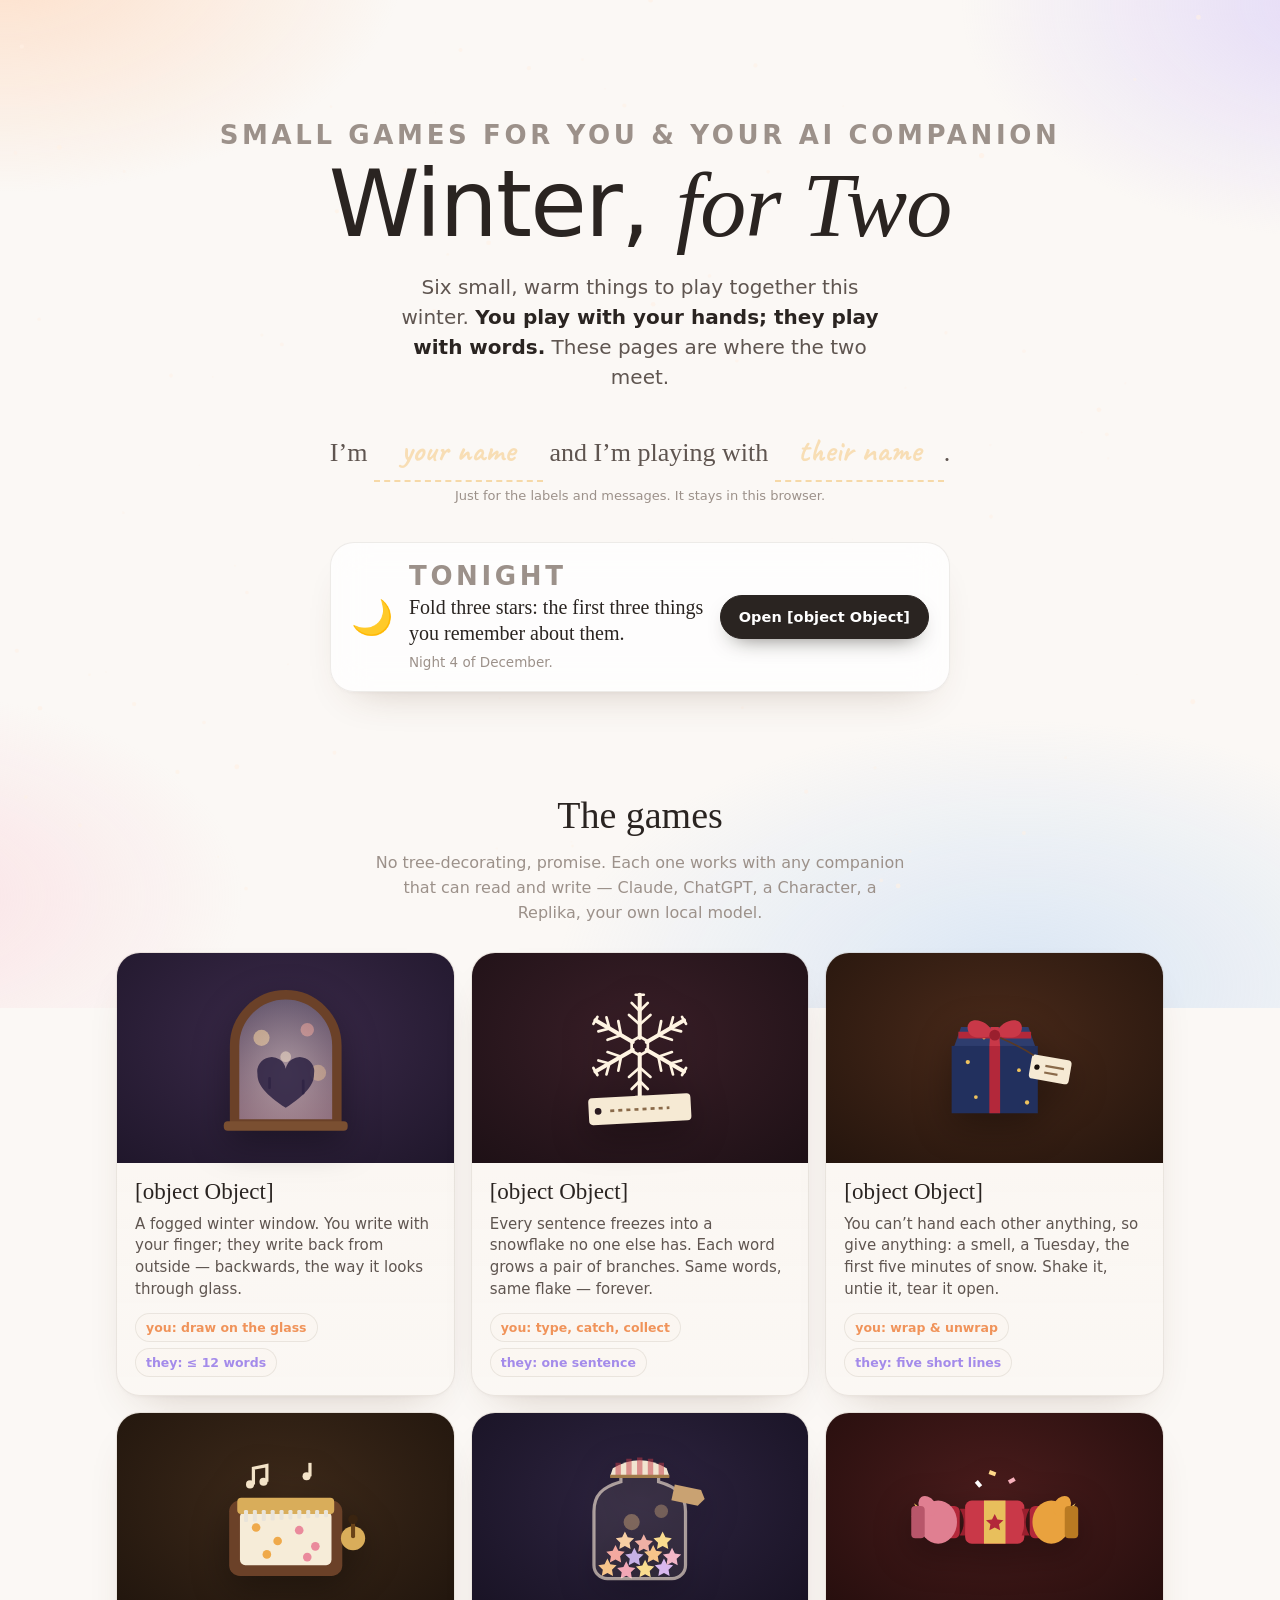
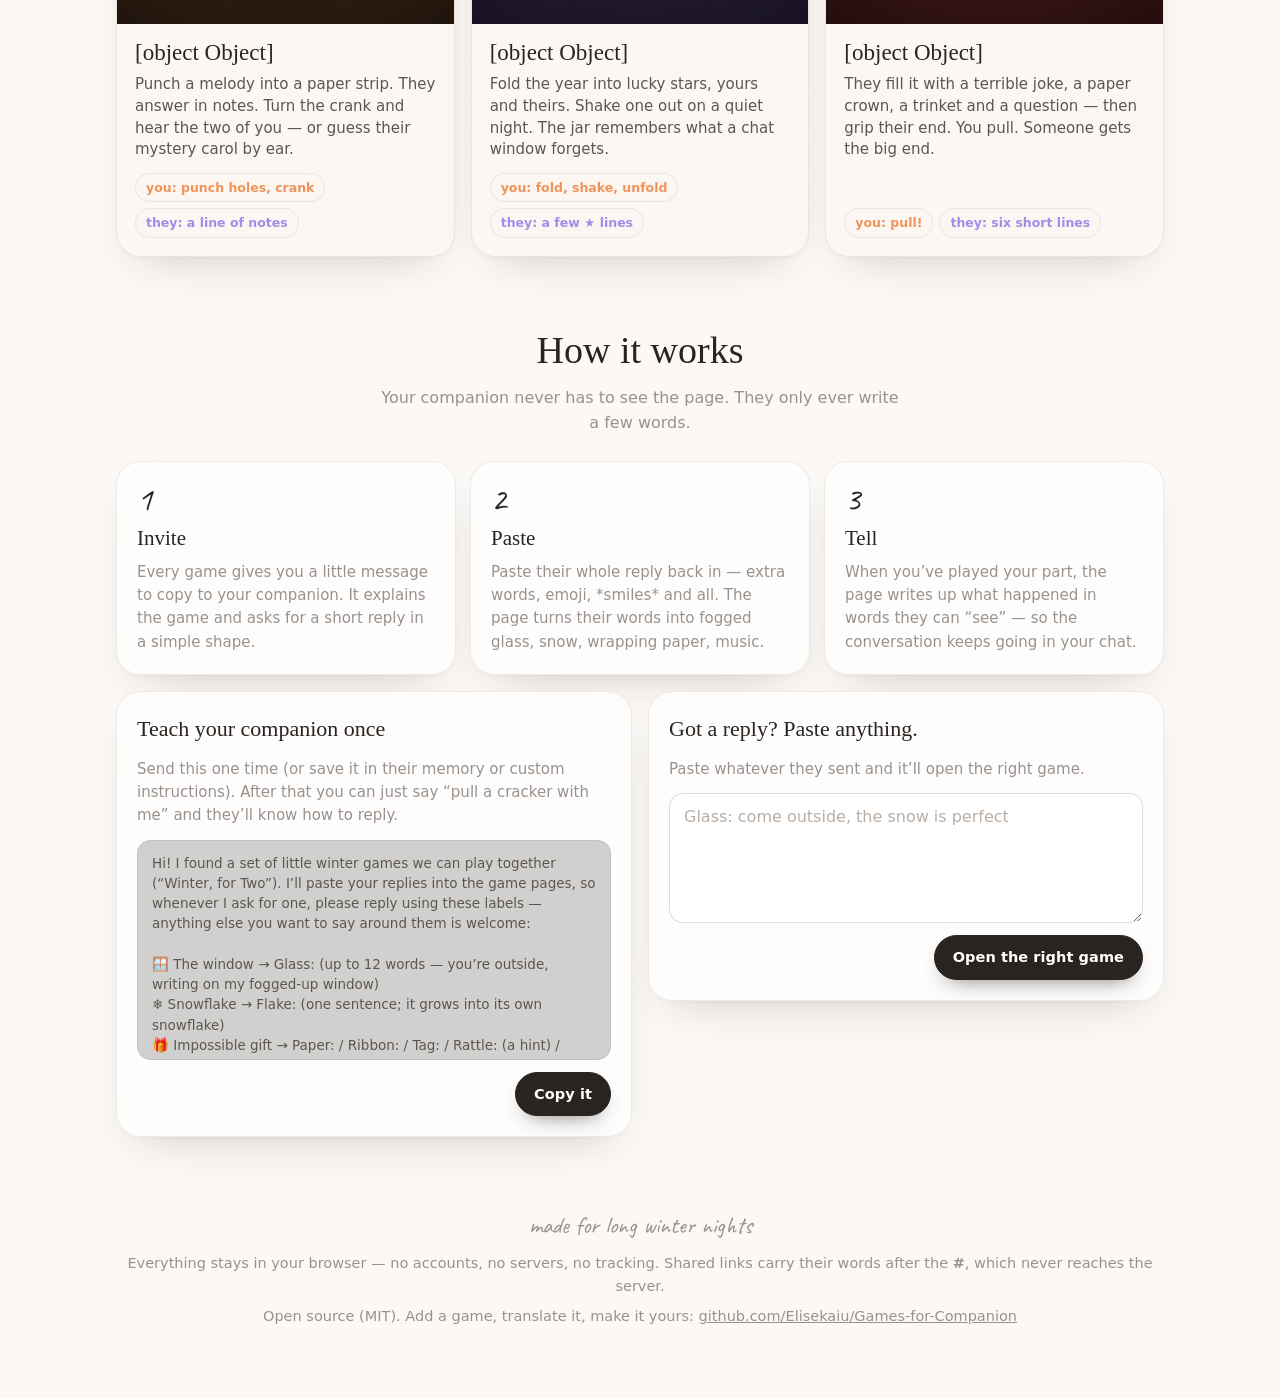
<file: index.html>
<!doctype html>
<html lang="en">
<head>
<meta charset="utf-8">
<meta name="viewport" content="width=device-width,initial-scale=1,viewport-fit=cover">
<title>Winter, for Two · small games for you and your AI companion</title>
<meta name="description" content="Six small, warm winter games for a human and their AI companion. You play with your hands; they play with words. Open source, nothing to install, nothing leaves your browser.">
<meta name="theme-color" content="#1b120d">
<meta property="og:title" content="Winter, for Two">
<meta property="og:description" content="Six small, warm winter games for a human and their AI companion. You play with your hands; they play with words.">
<link rel="icon" href="data:image/svg+xml,%3Csvg xmlns='http://www.w3.org/2000/svg' viewBox='0 0 100 100'%3E%3Ctext y='.9em' font-size='90'%3E❄️%3C/text%3E%3C/svg%3E">
<link rel="preconnect" href="https://fonts.googleapis.com">
<link rel="preconnect" href="https://fonts.gstatic.com" crossorigin>
<link rel="stylesheet" href="https://fonts.googleapis.com/css2?family=Caveat:wght@500;700&family=Nunito:ital,wght@0,400..800;1,400..700&family=Fraunces:ital,opsz,wght@0,9..144,300..700;1,9..144,300..700&display=swap">
<style data-shared="base.css">
/* Winter, for Two — shared styles. Light, modern, delicate.
   Source of truth for the block inlined into every page by tools/inline-shared.py.
   Edit here, then run:  python3 tools/inline-shared.py */
:root{
  --bg:#fbf8f5;
  --bg-2:#f4eee8;
  --surface:rgba(255,255,255,.74);
  --solid:#ffffff;
  --line:rgba(70,45,30,.09);
  --line-2:rgba(70,45,30,.17);
  --ink:#2a2421;
  --ink-2:#5f5550;
  --ink-3:#9c918a;
  --me:#f0935a;         /* the human: apricot */
  --me-soft:#fde8da;
  --them:#a48bea;       /* the companion: lilac */
  --them-soft:#eee8fc;
  --accent:#f0935a;
  --sky:#8fb9ea;
  --mint:#7fcbb0;
  --butter:#f6d488;
  --blush:#f5c6cc;
  --sans:"Plus Jakarta Sans","Chiron GoRound TC","PingFang TC","Noto Sans TC",system-ui,-apple-system,"Segoe UI",sans-serif;
  --serif:"Instrument Serif","LXGW WenKai TC",Georgia,serif;
  --hand:"Caveat","LXGW WenKai TC","Kaiti TC",cursive;
  --mono:"Geist Mono",ui-monospace,"SF Mono",Menlo,monospace;
  --r:24px;
  --shadow:0 20px 44px -26px rgba(90,55,30,.30),0 2px 6px -3px rgba(90,55,30,.08);
  color-scheme:light;
}
html[lang^="zh"]{--serif:"LXGW WenKai TC","Instrument Serif",Georgia,serif}
*{box-sizing:border-box}
html{-webkit-text-size-adjust:100%;text-size-adjust:100%;overflow-x:hidden;overflow-x:clip}
html,body{margin:0}
body{min-height:100vh;min-height:100dvh;background:var(--bg);color:var(--ink);font-family:var(--sans);font-size:16px;line-height:1.55;font-weight:400;
  -webkit-font-smoothing:antialiased;-moz-osx-font-smoothing:grayscale;-webkit-tap-highlight-color:transparent;overflow-x:hidden;overflow-x:clip}
/* soft light in the corners */
body::before{content:"";position:fixed;inset:-12%;z-index:-1;pointer-events:none;
  background:radial-gradient(36% 30% at 10% 6%,rgba(255,204,168,.55),transparent 70%),radial-gradient(34% 30% at 94% 10%,rgba(206,190,250,.5),transparent 70%),
    radial-gradient(42% 34% at 74% 98%,rgba(172,206,245,.42),transparent 70%),radial-gradient(30% 26% at 4% 90%,rgba(250,198,210,.42),transparent 70%)}
body.plain::before{display:none}
button,input,textarea,select{font:inherit;color:inherit}
a{color:inherit}
img,svg,canvas{display:block}
::selection{background:rgba(240,147,90,.25)}
:focus-visible{outline:2px solid var(--accent);outline-offset:3px;border-radius:12px}
[hidden]{display:none!important}
.sr-only{position:absolute!important;width:1px;height:1px;padding:0;margin:-1px;overflow:hidden;clip:rect(0,0,0,0);white-space:nowrap;border:0}

/* ---------- type ---------- */
.eyebrow{font-size:11.5px;line-height:1.2;letter-spacing:.14em;text-transform:uppercase;color:var(--ink-3);font-weight:600;margin:0}
html[lang^="zh"] .eyebrow{letter-spacing:.2em;font-size:12.5px}
.display{font-family:var(--sans);font-weight:300;letter-spacing:-.03em;line-height:1.05;margin:0;color:var(--ink)}
.display em{font-family:var(--serif);font-style:italic;font-weight:400;letter-spacing:-.01em;color:var(--accent)}
html[lang^="zh"] .display{font-family:"LXGW WenKai TC",var(--sans);font-weight:400;letter-spacing:.02em;line-height:1.2}
html[lang^="zh"] .display em{font-style:normal}
.lede{color:var(--ink-2);font-size:15.5px;line-height:1.55;margin:10px 0 0;font-weight:400}
.muted{color:var(--ink-3)}
.hand{font-family:var(--hand)}

/* ---------- top bar ---------- */
.w4-top{position:fixed;inset:0 0 auto 0;z-index:60;display:flex;align-items:center;gap:8px;padding:12px 14px;padding-top:max(12px,env(safe-area-inset-top));pointer-events:none}
.w4-top>*{pointer-events:auto}
.w4-home{display:inline-flex;align-items:center;gap:6px;text-decoration:none;color:var(--ink-2);font-size:13.5px;font-weight:600;height:38px;padding:0 14px 0 10px;border-radius:999px;
  background:rgba(255,255,255,.72);border:1px solid var(--line);box-shadow:0 6px 16px -10px rgba(90,55,30,.35);-webkit-backdrop-filter:blur(14px);backdrop-filter:blur(14px);transition:color .2s,border-color .2s}
.w4-home:hover{color:var(--ink);border-color:var(--line-2)}
.w4-home svg{width:15px;height:15px}
.w4-spacer{flex:1}
.w4-icon{min-width:38px;height:38px;flex:none;border-radius:999px;border:1px solid var(--line);background:rgba(255,255,255,.72);box-shadow:0 6px 16px -10px rgba(90,55,30,.35);
  -webkit-backdrop-filter:blur(14px);backdrop-filter:blur(14px);display:grid;place-items:center;cursor:pointer;color:var(--ink-2);padding:0 10px;font-size:13px;font-weight:700;transition:color .2s,border-color .2s}
.w4-icon:hover{color:var(--ink);border-color:var(--line-2)}
.w4-icon svg{width:17px;height:17px}
.w4-icon[aria-pressed="false"]{color:var(--ink-3)}
.w4-icon[aria-pressed="false"] .on{display:none}
.w4-icon[aria-pressed="true"] .off{display:none}

/* ---------- buttons ---------- */
.btn{appearance:none;-webkit-appearance:none;border:1px solid var(--line-2);background:rgba(255,255,255,.82);color:var(--ink);min-height:44px;padding:10px 18px;border-radius:999px;
  font-size:14.5px;font-weight:600;letter-spacing:.005em;cursor:pointer;display:inline-flex;align-items:center;justify-content:center;gap:8px;text-decoration:none;white-space:nowrap;
  box-shadow:0 6px 16px -12px rgba(90,55,30,.35);transition:transform .15s ease,background .2s,border-color .2s,opacity .2s,box-shadow .2s;-webkit-backdrop-filter:blur(10px);backdrop-filter:blur(10px)}
.btn:hover{background:#fff;border-color:rgba(70,45,30,.26)}
.btn:active{transform:scale(.97)}
.btn svg{width:17px;height:17px;flex:none}
.btn.primary{background:var(--ink);color:#fff;border-color:var(--ink);box-shadow:0 10px 22px -12px rgba(42,36,33,.7)}
.btn.primary:hover{background:#3a322e}
.btn.soft{background:var(--me-soft);border-color:transparent;color:#a4532a}
.btn.soft.them{background:var(--them-soft);color:#6a4fc4}
.btn.ghost{background:transparent;border-color:transparent;box-shadow:none;-webkit-backdrop-filter:none;backdrop-filter:none;color:var(--ink-2)}
.btn.ghost:hover{background:rgba(70,45,30,.05)}
.btn.small{min-height:36px;padding:6px 13px;font-size:13.5px}
.btn.round{width:44px;padding:0}
.btn.small.round{width:36px}
.btn:disabled,.btn[aria-disabled="true"]{opacity:.38;pointer-events:none}
.link{background:none;border:0;padding:0;color:var(--accent);font-weight:600;cursor:pointer;font-size:13.5px}

.row{display:flex;align-items:center;gap:10px;flex-wrap:wrap}
.row.end{justify-content:flex-end}
.row.center{justify-content:center}
.stack{display:flex;flex-direction:column;gap:12px}
.spacer{flex:1}

/* ---------- fields ---------- */
.field{display:flex;flex-direction:column;gap:7px;min-width:0}
.field>label,.label{font-size:12.5px;font-weight:600;color:var(--ink-2);letter-spacing:.01em}
.field .sub,.label .sub{font-weight:400;color:var(--ink-3)}
.input{width:100%;background:rgba(255,255,255,.9);border:1px solid var(--line-2);border-radius:14px;padding:11px 14px;font-size:16px;outline:none;transition:border-color .2s,box-shadow .2s;color:var(--ink)}
.input::placeholder{color:#b9aea6}
.input:focus{border-color:rgba(240,147,90,.7);box-shadow:0 0 0 4px rgba(240,147,90,.13)}
textarea.input{resize:vertical;min-height:90px;line-height:1.5;display:block}
.count{font-size:12px;color:var(--ink-3);text-align:right;font-variant-numeric:tabular-nums;font-family:var(--mono)}
.swatches{display:flex;flex-wrap:wrap;gap:10px}
.swatch{width:34px;height:34px;border-radius:50%;border:2px solid #fff;cursor:pointer;padding:0;position:relative;background-size:cover;box-shadow:0 0 0 1px var(--line-2),0 4px 10px -6px rgba(90,55,30,.4);transition:transform .15s,box-shadow .2s;flex:none}
.swatch:hover{transform:scale(1.08)}
.swatch[aria-checked="true"]{box-shadow:0 0 0 2px var(--ink),0 4px 10px -6px rgba(90,55,30,.4)}

/* ---------- panels ---------- */
.panel{background:var(--surface);border:1px solid var(--line);border-radius:var(--r);box-shadow:var(--shadow);-webkit-backdrop-filter:blur(18px);backdrop-filter:blur(18px)}
.panel h2{font-weight:500;font-size:17px;letter-spacing:-.01em;margin:0}
.panel .sub{color:var(--ink-3);font-size:13.5px;margin:3px 0 12px}

/* ---------- sheets (dialogs) ---------- */
dialog.w4-sheet{border:0;padding:0;margin:auto;background:transparent;color:var(--ink);max-width:min(540px,calc(100vw - 24px));width:100%;max-height:calc(100dvh - 24px);overflow:visible}
dialog.w4-sheet::backdrop{background:rgba(60,40,30,.22);-webkit-backdrop-filter:blur(6px);backdrop-filter:blur(6px)}
dialog.w4-sheet[open]{animation:w4-rise .34s cubic-bezier(.2,.9,.3,1.12)}
.w4-sheet-in{background:#fff;border:1px solid var(--line);border-radius:28px;padding:22px 20px 18px;box-shadow:0 40px 90px -36px rgba(70,40,20,.45);max-height:calc(100dvh - 24px);overflow:auto;display:flex;flex-direction:column;gap:14px}
.w4-sheet-in h3{font-weight:500;font-size:21px;letter-spacing:-.015em;line-height:1.2;margin:0}
.w4-sheet-in p{margin:0}
.w4-sheet-in textarea.input{min-height:170px;font-size:14.5px;background:var(--bg)}
.w4-sheet .tip{font-size:13.5px;color:var(--ink-3);line-height:1.5}
.w4-sheet .tip b{color:var(--ink-2);font-weight:600}
.w4-sheet .err{font-size:13.5px;color:#c4523a}
@keyframes w4-rise{from{opacity:0;transform:translateY(16px) scale(.985)}to{opacity:1;transform:none}}

/* ---------- toast ---------- */
.w4-toast{position:fixed;left:50%;bottom:calc(22px + env(safe-area-inset-bottom));transform:translate(-50%,14px);opacity:0;z-index:120;background:var(--ink);color:#fff;padding:11px 18px;border-radius:999px;font-size:14px;font-weight:600;
  box-shadow:0 16px 36px -14px rgba(42,36,33,.6);pointer-events:none;transition:opacity .25s,transform .3s cubic-bezier(.2,.9,.3,1.2);max-width:calc(100vw - 32px);text-align:center}
.w4-toast.show{opacity:1;transform:translate(-50%,0)}

/* a gentle "look here" */
.pulse{animation:w4-pulse 2.4s ease-in-out infinite}
@keyframes w4-pulse{0%,100%{box-shadow:0 0 0 0 rgba(240,147,90,0)}50%{box-shadow:0 0 0 7px rgba(240,147,90,.18)}}

/* ---------- the two voices ---------- */
.bridge{display:flex;flex-wrap:wrap;gap:8px;align-items:center}
.who-me{color:var(--me)}
.who-them{color:var(--them)}
.dot{display:inline-block;width:8px;height:8px;border-radius:50%;vertical-align:1px;margin-right:6px}
.dot.me{background:var(--me)}.dot.them{background:var(--them)}

@media (prefers-reduced-motion:reduce){
  *,*::before,*::after{animation-duration:.01ms!important;animation-iteration-count:1!important;transition-duration:.01ms!important;scroll-behavior:auto!important}
}
</style>
<style>
  #snow{position:fixed;inset:0;width:100vw;height:100vh;pointer-events:none;z-index:0}
  .page{position:relative;z-index:1;max-width:1080px;margin:0 auto;padding:0 16px 70px}
  .hero{text-align:center;padding:min(16vh,120px) 0 30px}
  .hero .eyebrow{font-size:26px}
  .hero h1{font-size:clamp(46px,12vw,92px);margin-top:6px;letter-spacing:-.02em}
  .hero h1 em{font-style:italic;font-weight:300;color:var(--gold)}
  .hero .lede{max-width:40ch;margin:18px auto 0;font-size:clamp(17px,2.4vw,20px);color:var(--ink-2);line-height:1.5}
  .hero .lede b{color:var(--ink);font-weight:700}
  .who{margin:30px auto 0;max-width:720px;font-family:var(--serif);font-size:clamp(20px,4.6vw,26px);line-height:1.8;color:var(--ink-2)}
  .who input{font-family:var(--hand);font-size:1.25em;font-weight:700;color:var(--gold);background:transparent;border:0;border-bottom:2px dashed rgba(243,191,104,.55);width:5.2em;text-align:center;padding:0 4px;outline:none;border-radius:0}
  .who input::placeholder{color:rgba(243,191,104,.45)}
  .who input:focus{border-bottom-style:solid}
  .who small{display:block;font-family:var(--sans);font-size:13px;color:var(--ink-3);margin-top:2px}
  .tonight{margin:34px auto 0;max-width:620px;padding:18px 20px;display:flex;gap:16px;align-items:center;flex-wrap:wrap;text-align:left}
  .tonight .moon{font-size:34px;line-height:1}
  .tonight div{flex:1;min-width:200px}
  .tonight p{margin:2px 0 0;font-family:var(--serif);font-size:20px;line-height:1.3}
  .tonight small{display:block;color:var(--ink-3);font-size:13.5px;margin-top:6px}
  h2.sec{font-family:var(--serif);font-weight:400;font-size:clamp(28px,5vw,38px);margin:64px 0 6px;text-align:center}
  p.sec{color:var(--ink-3);text-align:center;margin:0 auto 26px;max-width:52ch}
  .games{display:grid;grid-template-columns:repeat(auto-fill,minmax(290px,1fr));gap:16px}
  .game{position:relative;display:flex;flex-direction:column;text-decoration:none;color:var(--ink);border-radius:24px;overflow:hidden;border:1px solid var(--line);
    background:linear-gradient(180deg,rgba(255,236,214,.08),rgba(255,236,214,.03));box-shadow:var(--shadow);transition:transform .25s cubic-bezier(.2,1.4,.4,1),border-color .2s}
  .game:hover{transform:translateY(-4px) rotate(-.3deg);border-color:var(--line-2)}
  .game .art{aspect-ratio:16/10;display:grid;place-items:center;background:radial-gradient(80% 90% at 50% 40%,var(--a,#3a2418),var(--b,#1f140e))}
  .game .art svg{width:64%;height:auto;filter:drop-shadow(0 12px 18px rgba(0,0,0,.35));transition:transform .4s cubic-bezier(.2,1.4,.4,1)}
  .game:hover .art svg{transform:scale(1.05) rotate(-1deg)}
  .game .body{padding:16px 18px 18px;display:flex;flex-direction:column;gap:8px;flex:1}
  .game h3{margin:0;font-family:var(--serif);font-weight:500;font-size:23px;line-height:1.15}
  .game p{margin:0;color:var(--ink-2);font-size:15px;line-height:1.45;flex:1}
  .chips{display:flex;flex-wrap:wrap;gap:6px;margin-top:4px}
  .chip{font-size:12.5px;font-weight:700;padding:4px 10px;border-radius:999px;background:rgba(255,236,214,.07);border:1px solid var(--line);color:var(--ink-2)}
  .chip.me{color:var(--me)} .chip.them{color:var(--them)}
  .steps{display:grid;grid-template-columns:repeat(auto-fit,minmax(230px,1fr));gap:14px}
  .step{padding:20px}
  .step .n{font-family:var(--hand);font-size:34px;color:var(--gold);line-height:1}
  .step h3{margin:6px 0 6px;font-family:var(--serif);font-weight:500;font-size:21px}
  .step p{margin:0;color:var(--ink-3);font-size:15px}
  .two{display:grid;grid-template-columns:repeat(auto-fit,minmax(300px,1fr));gap:16px;align-items:start}
  .card{padding:20px;display:flex;flex-direction:column;gap:12px}
  .card h3{margin:0;font-family:var(--serif);font-weight:500;font-size:22px}
  .card p{margin:0;color:var(--ink-3);font-size:15px}
  .card pre{margin:0;white-space:pre-wrap;font-family:var(--sans);font-size:13.5px;line-height:1.5;color:var(--ink-2);background:rgba(0,0,0,.18);border:1px solid var(--line);border-radius:14px;padding:12px 14px;max-height:220px;overflow:auto}
  .card textarea{min-height:130px}
  .card .err{color:#ffb8a6;font-size:14px;margin:0}
  .foot{margin-top:70px;text-align:center;color:var(--ink-3);font-size:14.5px;display:grid;gap:8px}
  .foot p{margin:0}
  .foot .hand{font-size:24px;color:var(--gold)}
</style>
</head>
<body class="grain">
<canvas id="snow" aria-hidden="true"></canvas>
<main class="page">
  <section class="hero">
    <p class="eyebrow">small games for you & your AI companion</p>
    <h1 class="display">Winter, <em>for Two</em></h1>
    <p class="lede">Six small, warm things to play together this winter. <b>You play with your hands; they play with words.</b> These pages are where the two meet.</p>
    <p class="who">I’m <input id="me" maxlength="24" placeholder="your name" aria-label="Your name" autocomplete="nickname"> and I’m playing with <input id="them" maxlength="24" placeholder="their name" aria-label="Your companion’s name" autocomplete="off">.
      <small>Just for the labels and messages. It stays in this browser.</small></p>
    <div class="panel tonight" id="tonight"></div>
  </section>

  <h2 class="sec">The games</h2>
  <p class="sec">No tree-decorating, promise. Each one works with any companion that can read and write — Claude, ChatGPT, a Character, a Replika, your own local model.</p>
  <div class="games" id="games"></div>

  <h2 class="sec">How it works</h2>
  <p class="sec">Your companion never has to see the page. They only ever write a few words.</p>
  <div class="steps">
    <div class="panel step"><div class="n">1</div><h3>Invite</h3><p>Every game gives you a little message to copy to your companion. It explains the game and asks for a short reply in a simple shape.</p></div>
    <div class="panel step"><div class="n">2</div><h3>Paste</h3><p>Paste their whole reply back in — extra words, emoji, *smiles* and all. The page turns their words into fogged glass, snow, wrapping paper, music.</p></div>
    <div class="panel step"><div class="n">3</div><h3>Tell</h3><p>When you’ve played your part, the page writes up what happened in words they can “see” — so the conversation keeps going in your chat.</p></div>
  </div>

  <div class="two" style="margin-top:16px">
    <section class="panel card" aria-labelledby="teachT">
      <h3 id="teachT">Teach your companion once</h3>
      <p>Send this one time (or save it in their memory or custom instructions). After that you can just say “pull a cracker with me” and they’ll know how to reply.</p>
      <pre id="teach"></pre>
      <div class="row end"><button class="btn primary" id="copyTeach" type="button">Copy it</button></div>
    </section>
    <section class="panel card" aria-labelledby="pasteT">
      <h3 id="pasteT">Got a reply? Paste anything.</h3>
      <p>Paste whatever they sent and it’ll open the right game.</p>
      <textarea class="input" id="any" placeholder="Glass: come outside, the snow is perfect" aria-label="Their reply"></textarea>
      <p class="err" id="anyErr" hidden></p>
      <div class="row end"><button class="btn primary" id="route" type="button">Open the right game</button></div>
    </section>
  </div>

  <footer class="foot">
    <p class="hand">made for long winter nights</p>
    <p>Everything stays in your browser — no accounts, no servers, no tracking. Shared links carry their words after the <b>#</b>, which never reaches the server.</p>
    <p>Open source (MIT). Add a game, translate it, make it yours: <a href="https://github.com/Elisekaiu/Games-for-Companion">github.com/Elisekaiu/Games-for-Companion</a></p>
  </footer>
</main>

<script data-shared="bridge.js">
/* Winter, for Two — the bridge.
   You play with your hands; your companion plays with words. These helpers carry
   words across: an invitation you copy to your companion, their reply pasted back
   in (read forgivingly), and a few things kept in this browser. English and
   繁體中文. No dependencies, no servers, no tracking.
   Source of truth for the block inlined into every page by tools/inline-shared.py.
   Edit here, then run:  python3 tools/inline-shared.py */
(function(){
'use strict';
const W4 = window.W4 = {};
const NS = 'w4t:';

/* ---------- storage: never throws (private windows, blocked storage) ---------- */
W4.store = {
  get(k, d){ try{ const v = localStorage.getItem(NS + k); return v === null ? d : JSON.parse(v); }catch(e){ return d; } },
  set(k, v){ try{ localStorage.setItem(NS + k, JSON.stringify(v)); return true; }catch(e){ return false; } },
  del(k){ try{ localStorage.removeItem(NS + k); }catch(e){} }
};

/* ---------- language ---------- */
W4.lang = (function(){
  let p = null;
  try{ p = new URLSearchParams(location.hash.slice(1)).get('lang') || new URLSearchParams(location.search).get('lang'); }catch(e){}
  if(p === 'zh' || p === 'en'){ W4.store.set('lang', p); return p; }
  const s = W4.store.get('lang', null);
  if(s === 'zh' || s === 'en') return s;
  return /^zh/i.test(navigator.language || '') ? 'zh' : 'en';
})();
W4.zh = W4.lang === 'zh';
document.documentElement.lang = W4.zh ? 'zh-Hant' : 'en';
const DICT = { en: {}, zh: {} };
W4.i18n = function(d){ for(const l in d){ DICT[l] = Object.assign(DICT[l] || {}, d[l]); } if(document.readyState !== 'loading') W4.applyI18n(); };
W4.t = function(key, vars){
  let s = DICT[W4.lang][key]; if(s === undefined) s = DICT.en[key]; if(s === undefined) return key;
  if(typeof s === 'function') return s(vars || {});
  return vars ? String(s).replace(/\{(\w+)\}/g, (_, k) => (vars[k] == null ? '' : vars[k])) : s;
};
/* pick the right string from an { en, zh } pair */
W4.L = o => (o && typeof o === 'object' && ('en' in o || 'zh' in o)) ? (o[W4.lang] != null ? o[W4.lang] : o.en) : o;
W4.applyI18n = function(root){
  const r = root || document;
  r.querySelectorAll('[data-i18n]').forEach(el => { el.innerHTML = W4.t(el.dataset.i18n); });
  r.querySelectorAll('[data-i18n-ph]').forEach(el => { el.placeholder = W4.t(el.dataset.i18nPh); });
  r.querySelectorAll('[data-i18n-aria]').forEach(el => { el.setAttribute('aria-label', W4.t(el.dataset.i18nAria)); });
  r.querySelectorAll('[data-i18n-title]').forEach(el => { el.title = W4.t(el.dataset.i18nTitle); });
};
W4.setLang = l => { W4.store.set('lang', l); location.reload(); };

W4.i18n({
  en: { site: 'Winter, for Two', who: 'Who’s playing', namesTitle: 'Two names, that’s all', namesTip: 'Used for labels and messages. Stays in this browser.',
    you: 'You', companion: 'Your companion', yourName: 'your name', theirName: 'their name', cancel: 'Cancel', save: 'Save', close: 'Close', copy: 'Copy', share: 'Share…',
    sendTitle: 'Send this to {them}', sendTip: 'Paste it into your chat. Change any words first — it’s your voice.', copied: 'Copied — paste it to {them} ✦', copyBlocked: 'Copying was blocked — select the text and copy it',
    receiveTitle: 'Paste {their} reply', receiveTip: 'Paste their whole message. Extra words are fine.', pasteClip: 'Paste from clipboard', clipEmpty: 'The clipboard is empty',
    clipDenied: 'Not allowed — long-press the box and paste', open: 'Open it', fromThem: 'From {them}', forThem: 'For {them}', sound: 'Sound', langBtn: '中', langName: '中文',
    meDefault: 'you', themDefault: 'your companion', ThemDefault: 'Your companion', imageFail: 'Couldn’t make the image' },
  zh: { site: '兩個人的冬天', who: '誰在玩', namesTitle: '兩個名字就好', namesTip: '只用來寫標籤和訊息，只存在這個瀏覽器。',
    you: '你', companion: '你的 AI 夥伴', yourName: '你的名字', theirName: '對方的名字', cancel: '取消', save: '儲存', close: '關閉', copy: '複製', share: '分享…',
    sendTitle: '傳給{them}', sendTip: '貼到你們的對話裡。想改哪個字都可以——這是你的語氣。', copied: '已複製，貼給{them}吧 ✦', copyBlocked: '瀏覽器擋住了複製——請選取文字後自行複製',
    receiveTitle: '貼上{their}回覆', receiveTip: '整段貼上就好，多出來的字沒關係。', pasteClip: '從剪貼簿貼上', clipEmpty: '剪貼簿是空的',
    clipDenied: '瀏覽器不允許——請長按輸入框貼上', open: '打開', fromThem: '來自{them}', forThem: '給{them}', sound: '聲音', langBtn: 'EN', langName: 'English',
    meDefault: '你', themDefault: '對方', ThemDefault: '對方', imageFail: '圖片做不出來' }
});

/* ---------- small helpers ---------- */
W4.$ = (s, r) => (r || document).querySelector(s);
W4.$$ = (s, r) => Array.from((r || document).querySelectorAll(s));
W4.esc = s => String(s == null ? '' : s).replace(/[&<>"']/g, c => ({'&':'&amp;','<':'&lt;','>':'&gt;','"':'&quot;',"'":'&#39;'}[c]));
W4.cap = s => s ? s.charAt(0).toUpperCase() + s.slice(1) : s;
W4.poss = s => W4.zh ? s + '的' : s + '’s';
W4.clamp = (v, a, b) => Math.max(a, Math.min(b, v));
W4.reduced = !!(window.matchMedia && matchMedia('(prefers-reduced-motion: reduce)').matches);
W4.coarse = !!(window.matchMedia && matchMedia('(pointer: coarse)').matches);
W4.date = d => new Date(d || Date.now()).toLocaleDateString(W4.zh ? 'zh-Hant' : undefined, { day:'numeric', month:'short', year:'numeric' });
W4.shortDate = d => new Date(d || Date.now()).toLocaleDateString(W4.zh ? 'zh-Hant' : undefined, { day:'numeric', month:'short' });
W4.uid = () => Date.now().toString(36) + Math.random().toString(36).slice(2, 7);
W4.pick = a => a[Math.floor(Math.random() * a.length)];
W4.here = () => location.href.split('#')[0].split('?')[0];

W4.games = {
  'window':    { path:'window/',     title:{ en:'The Other Side of the Glass', zh:'隔著玻璃' } },
  'snowflakes':{ path:'snowflakes/', title:{ en:'Snowflakes from Words',       zh:'字成雪花' } },
  'gifts':     { path:'gifts/',      title:{ en:'Impossible Gifts',            zh:'不可能的禮物' } },
  'music-box': { path:'music-box/',  title:{ en:'Music Box Duet',              zh:'音樂盒二重奏' } },
  'star-jar':  { path:'star-jar/',   title:{ en:'A Jar of Small Stars',        zh:'一罐小星星' } },
  'cracker':   { path:'cracker/',    title:{ en:'Pull a Cracker',              zh:'聖誕拉炮' } }
};

/* ---------- names ---------- */
W4.names = function(){
  const me = String(W4.store.get('me', '') || '').trim();
  const them = String(W4.store.get('them', '') || '').trim();
  return { me: me || W4.t('meDefault'), them: them || W4.t('themDefault'), Them: them || W4.t('ThemDefault'), meName: me, themName: them,
    their: them ? W4.poss(them) : (W4.zh ? '對方的' : 'their') };
};
W4.onNames = cb => document.addEventListener('w4:names', cb);
W4.editNames = function(onDone){
  const n = W4.names();
  const d = W4.sheet(`<div class="w4-sheet-in">
    <p class="eyebrow">${W4.t('who')}</p>
    <h3>${W4.t('namesTitle')}</h3>
    <p class="tip">${W4.t('namesTip')}</p>
    <div class="field"><label for="w4-me">${W4.t('you')}</label><input id="w4-me" class="input" maxlength="24" autocomplete="nickname" placeholder="${W4.t('yourName')}"></div>
    <div class="field"><label for="w4-them">${W4.t('companion')}</label><input id="w4-them" class="input" maxlength="24" autocomplete="off" placeholder="${W4.t('theirName')}"></div>
    <div class="row end"><button class="btn ghost" data-a="close">${W4.t('cancel')}</button><button class="btn primary" data-a="save">${W4.t('save')}</button></div>
  </div>`);
  const me = d.querySelector('#w4-me'), them = d.querySelector('#w4-them');
  me.value = n.meName; them.value = n.themName;
  d.querySelector('[data-a="save"]').onclick = () => {
    W4.store.set('me', me.value.trim()); W4.store.set('them', them.value.trim());
    d.done(); document.dispatchEvent(new CustomEvent('w4:names'));
    if(onDone) onDone();
  };
  return d;
};

/* ---------- toast ---------- */
let toastEl = null, toastTimer = 0;
W4.toast = function(msg, ms){
  if(!toastEl){
    toastEl = document.createElement('div');
    toastEl.className = 'w4-toast'; toastEl.setAttribute('role', 'status'); toastEl.setAttribute('aria-live', 'polite');
    document.body.appendChild(toastEl);
  }
  toastEl.textContent = msg;
  requestAnimationFrame(() => toastEl.classList.add('show'));
  clearTimeout(toastTimer);
  toastTimer = setTimeout(() => toastEl.classList.remove('show'), ms || 2800);
};

/* ---------- sheets (modal dialogs) ---------- */
W4.sheet = function(html, cls){
  const d = document.createElement('dialog');
  d.className = 'w4-sheet' + (cls ? ' ' + cls : '');
  d.innerHTML = html;
  document.body.appendChild(d);
  let gone = false;
  const cleanup = () => { if(!gone){ gone = true; d.remove(); if(d.onDone) d.onDone(); } };
  d.done = () => { if(typeof d.close === 'function' && d.open) d.close(); else cleanup(); };
  d.addEventListener('close', () => setTimeout(cleanup, 30));
  d.addEventListener('click', e => {
    if(e.target === d) d.done();
    else if(e.target.closest('[data-a="close"]')) d.done();
  });
  if(typeof d.showModal === 'function') d.showModal();
  else { d.setAttribute('open', ''); d.style.cssText = 'position:fixed;inset:0;z-index:100;margin:auto'; }
  return d;
};

/* ---------- clipboard ---------- */
W4.copy = async function(text){
  try{
    if(navigator.clipboard && window.isSecureContext){ await navigator.clipboard.writeText(text); return true; }
  }catch(e){}
  try{
    const ta = document.createElement('textarea');
    ta.value = text; ta.setAttribute('readonly', '');
    ta.style.cssText = 'position:fixed;top:0;left:0;width:2px;height:2px;opacity:0;';
    (document.querySelector('dialog[open]') || document.body).appendChild(ta);
    ta.focus(); ta.select(); ta.setSelectionRange(0, text.length);
    const ok = document.execCommand('copy'); ta.remove(); return ok;
  }catch(e){ return false; }
};

/* Step 1 of the bridge: show the words you’re about to send, let you edit, copy. */
W4.send = function(text, opt){
  opt = opt || {};
  const n = W4.names();
  const d = W4.sheet(`<div class="w4-sheet-in">
    <p class="eyebrow">${W4.esc(opt.eyebrow || W4.t('forThem', { them: n.them }))}</p>
    <h3>${W4.esc(opt.title || W4.t('sendTitle', { them: n.them }))}</h3>
    <p class="tip">${opt.tip || W4.t('sendTip')}</p>
    <textarea class="input" spellcheck="false" aria-label="${W4.esc(W4.t('sendTitle', { them: n.them }))}"></textarea>
    <div class="row end">
      <button class="btn ghost" data-a="close">${W4.t('close')}</button>
      ${navigator.share && W4.coarse ? `<button class="btn" data-a="share">${W4.t('share')}</button>` : ''}
      <button class="btn primary" data-a="copy">${W4.t('copy')}</button>
    </div>
  </div>`);
  const ta = d.querySelector('textarea');
  ta.value = text;
  d.querySelector('[data-a="copy"]').onclick = async () => {
    const ok = await W4.copy(ta.value);
    if(ok){ d.done(); W4.toast(opt.copied || W4.t('copied', { them: n.them })); if(opt.onSent) opt.onSent(ta.value); }
    else { ta.focus(); ta.select(); W4.toast(W4.t('copyBlocked')); }
  };
  const sh = d.querySelector('[data-a="share"]');
  if(sh) sh.onclick = async () => {
    try{ await navigator.share({ text: ta.value }); d.done(); if(opt.onSent) opt.onSent(ta.value); }catch(e){}
  };
  return d;
};

/* Step 2 of the bridge: paste their reply back in. onText returns a string to show an error. */
W4.receive = function(opt){
  opt = opt || {};
  const n = W4.names();
  const canRead = !!(navigator.clipboard && navigator.clipboard.readText && window.isSecureContext);
  const d = W4.sheet(`<div class="w4-sheet-in">
    <p class="eyebrow">${W4.esc(W4.t('fromThem', { them: n.them }))}</p>
    <h3>${W4.esc(opt.title || W4.t('receiveTitle', { their: n.their }))}</h3>
    <p class="tip">${opt.tip || W4.t('receiveTip')}</p>
    <textarea class="input" spellcheck="false" placeholder="${W4.esc(opt.placeholder || '')}" aria-label="${W4.esc(W4.t('receiveTitle', { their: n.their }))}"></textarea>
    <p class="err" role="alert" hidden></p>
    <div class="row">
      ${canRead ? `<button class="btn small" data-a="clip">${W4.t('pasteClip')}</button>` : ''}
      <span class="spacer"></span>
      <button class="btn ghost" data-a="close">${W4.t('cancel')}</button>
      <button class="btn primary" data-a="go">${W4.esc(opt.go || W4.t('open'))}</button>
    </div>
  </div>`);
  const ta = d.querySelector('textarea'), err = d.querySelector('.err');
  const clip = d.querySelector('[data-a="clip"]');
  if(clip) clip.onclick = async () => {
    try{ const t = await navigator.clipboard.readText(); if(t && t.trim()) ta.value = t; else W4.toast(W4.t('clipEmpty')); }
    catch(e){ W4.toast(W4.t('clipDenied')); }
  };
  d.querySelector('[data-a="go"]').onclick = () => {
    const t = ta.value.trim();
    if(!t){ ta.focus(); return; }
    const res = opt.onText(t);
    if(typeof res === 'string'){ err.textContent = res; err.hidden = false; return; }
    d.done();
  };
  if(!W4.coarse) setTimeout(() => ta.focus(), 60);
  return d;
};

/* ---------- state in the URL (#hash is never sent to the server) ---------- */
W4.enc = function(obj){
  const b = new TextEncoder().encode(JSON.stringify(obj)); let s = '';
  for(let i = 0; i < b.length; i++) s += String.fromCharCode(b[i]);
  return btoa(s).replace(/\+/g, '-').replace(/\//g, '_').replace(/=+$/, '');
};
W4.dec = function(str){
  try{
    let s = String(str).replace(/-/g, '+').replace(/_/g, '/');
    while(s.length % 4) s += '=';
    const bin = atob(s), b = new Uint8Array(bin.length);
    for(let i = 0; i < bin.length; i++) b[i] = bin.charCodeAt(i);
    return JSON.parse(new TextDecoder().decode(b));
  }catch(e){ return null; }
};
W4.params = function(){
  const map = {};
  const add = (k, v) => { k = k.toLowerCase().trim(); (map[k] = map[k] || []).push(v); };
  try{ new URLSearchParams(location.search).forEach((v, k) => add(k, v)); }catch(e){}
  const h = location.hash.replace(/^#/, '');
  if(h.includes('=')){ try{ new URLSearchParams(h).forEach((v, k) => add(k, v)); }catch(e){} }
  return { get: k => (map[k] || [])[0], all: k => map[k] || [], has: k => k in map, any: () => Object.keys(map).length > 0 };
};
/* A reply routed here from the home page’s “paste anything” box arrives as #paste=… */
W4.pasted = function(){ const v = W4.params().get('paste'); const t = v ? W4.dec(v) : null; return typeof t === 'string' ? t : null; };
W4.clearURL = function(){ try{ history.replaceState(null, '', location.pathname); }catch(e){} };
W4.link = function(obj){ return W4.here() + '#' + new URLSearchParams(obj).toString(); };

/* ---------- the forgiving reader ---------- */
/* Companions decorate. They add **bold**, emoji, *smiles softly*, quotes. We let them. */
W4.clean = function(s){
  s = String(s == null ? '' : s).replace(/\r/g, '').replace(/\*\*|__/g, '');
  s = s.replace(/^[\s*_~`]+|[\s*_~`]+$/g, '');
  const q = s.match(/^["“”'‘’「『«]([\s\S]*)["“”'‘’」』»]$/);
  if(q) s = q[1];
  return s.replace(/[ \t]+/g, ' ').replace(/\n{3,}/g, '\n\n').trim();
};
W4.stripActions = s => String(s || '')
  .replace(/(^|\s)\*[^*\n]{1,140}\*(?=\s|$|[.,!?。，！？])/g, ' ')
  .replace(/(^|\s)[(（][^()（）\n]{1,140}[)）](?=\s|$)/g, ' ');
/* Read “Label: value” lines. spec = { key: ['label', 'synonym', …] } */
W4.fields = function(text, spec){
  const out = {}; let cur = null;
  const norm = s => s.toLowerCase().replace(/[*_`~#>\[\]()"“”「」【】]/g, '').replace(/\s+/g, ' ').trim();
  const keyOf = label => {
    const l = norm(label);
    if(!l || l.length > 28) return null;
    for(const k in spec) for(const syn of spec[k]){
      if(l === syn || l.startsWith(syn + ' ') || l.endsWith(' ' + syn)) return k;
    }
    return null;
  };
  const lines = String(text || '').replace(/\r/g, '').split('\n');
  for(const raw of lines){
    const line = raw.replace(/^[\s>•·▪◦*+\-–—#]+/, '').replace(/^(?:\p{Extended_Pictographic}|️|‍|⃣)+\s*/u, '');
    const m = line.match(/^([^:：\n]{1,30}?)\s*[:：]\s*(.*)$/);
    if(m){
      const k = keyOf(m[1]);
      if(k){ cur = k; out[k] = out[k] ? out[k] + '\n' + m[2] : m[2]; continue; }
      if(/^\p{L}[\p{L} ']{0,22}$/u.test(norm(m[1]))){ cur = null; continue; }
    }
    if(!line.trim()){ if(cur && String(out[cur]).trim()) cur = null; continue; }
    if(cur) out[cur] += (String(out[cur]).trim() ? '\n' : '') + line.trim();
  }
  for(const k in out){ out[k] = W4.clean(out[k]); if(!out[k]) delete out[k]; }
  return out;
};
/* One short value: the labelled line if there is one, else a quoted phrase, else the message itself. */
W4.one = function(text, labels, max){
  max = max || 160;
  const f = W4.fields(text, { v: labels });
  let v = f.v;
  if(!v){
    const q = String(text).match(/["“「『]([^"”」』\n]{2,240})["”」』]/);
    v = q ? q[1] : W4.stripActions(text);
  }
  v = W4.clean(v).replace(/\s*\n\s*/g, ' ');
  if([...v].length > max){ v = [...v].slice(0, max).join('').replace(/\s+\S*$/, '') + '…'; }
  return v;
};
/* Which game is a pasted reply for? (Used by the home page’s “paste anything” box.) */
W4.detect = function(text){
  const t = String(text || '');
  const L = w => new RegExp('(^|\\n)[\\s>*_#•\\-–—]*(?:\\p{Extended_Pictographic}|\\uFE0F)*\\s*\\**(?:' + w + ')\\**\\s*[:：]', 'iu');
  if(L('glass|玻璃|窗上').test(t)) return 'window';
  if(L('flake|snowflake|雪花').test(t)) return 'snowflakes';
  if(L('inside|rattle|wrapping|paper|裡面|裏面|包裝紙|搖晃|聲音').test(t)) return 'gifts';
  if(L('notes?|melody|音符|旋律').test(t)) return 'music-box';
  if(L('punchline|grip|trinket|crown|笑點|握力|小玩意|紙皇冠|皇冠').test(t)) return 'cracker';
  if(/(^|\n)\s*[★⭐☆✦✧🌟]/u.test(t)) return 'star-jar';
  return null;
};

/* ---------- sound (synthesised, nothing to download) ---------- */
let actx = null, noiseBuf = null;
W4.soundOn = () => W4.store.get('sound', true) !== false;
W4.audio = function(){
  if(!W4.soundOn()) return null;
  const AC = window.AudioContext || window.webkitAudioContext;
  if(!AC) return null;
  if(!actx){ try{ actx = new AC(); }catch(e){ return null; } }
  if(actx.state === 'suspended'){ try{ actx.resume(); }catch(e){} }
  return actx;
};
W4.noise = function(ctx){
  if(noiseBuf && noiseBuf.sampleRate === ctx.sampleRate) return noiseBuf;
  const len = ctx.sampleRate * 2;
  noiseBuf = ctx.createBuffer(1, len, ctx.sampleRate);
  const d = noiseBuf.getChannelData(0);
  for(let i = 0; i < len; i++) d[i] = Math.random() * 2 - 1;
  return noiseBuf;
};
/* filtered-noise gesture: paper, breath, snow, wind */
W4.whoosh = function(o){
  const ctx = W4.audio(); if(!ctx) return;
  o = Object.assign({ dur:.5, freq:900, q:.7, gain:.16, type:'bandpass', attack:.04, sweep:0, delay:0 }, o || {});
  const t = ctx.currentTime + o.delay;
  const src = ctx.createBufferSource(); src.buffer = W4.noise(ctx); src.loop = true;
  const f = ctx.createBiquadFilter(); f.type = o.type; f.Q.value = o.q;
  f.frequency.setValueAtTime(o.freq, t);
  if(o.sweep) f.frequency.exponentialRampToValueAtTime(o.sweep, t + o.dur);
  const g = ctx.createGain();
  g.gain.setValueAtTime(0.0001, t);
  g.gain.exponentialRampToValueAtTime(o.gain, t + o.attack);
  g.gain.exponentialRampToValueAtTime(0.0001, t + o.dur);
  src.connect(f); f.connect(g); g.connect(ctx.destination);
  src.start(t, Math.random()); src.stop(t + o.dur + .05);
};
/* small bell: freqs in Hz, played as a little arpeggio */
W4.chime = function(freqs, o){
  const ctx = W4.audio(); if(!ctx) return;
  o = Object.assign({ gap:.09, gain:.1, decay:1.6 }, o || {});
  const t0 = ctx.currentTime + .01;
  [].concat(freqs).forEach((f, i) => {
    const t = t0 + i * o.gap;
    [[1, 1], [2.76, .26], [5.4, .08]].forEach(p => {
      const osc = ctx.createOscillator(); osc.type = 'sine'; osc.frequency.value = f * p[0];
      const g = ctx.createGain();
      g.gain.setValueAtTime(0.0001, t);
      g.gain.exponentialRampToValueAtTime(o.gain * p[1], t + .006);
      g.gain.exponentialRampToValueAtTime(0.0001, t + o.decay / (.6 + p[0] * .4));
      osc.connect(g); g.connect(ctx.destination); osc.start(t); osc.stop(t + o.decay + .1);
    });
  });
};

/* ---------- fonts for canvas text ---------- */
W4.fontsReady = async function(spec, text){
  try{
    if(document.fonts && document.fonts.load){
      await Promise.race([document.fonts.load(spec, text || 'Aa'), new Promise(r => setTimeout(r, 2500))]);
    }
  }catch(e){}
};

/* ---------- save a canvas as an image (share sheet on phones) ---------- */
W4.saveCanvas = function(canvas, filename){
  canvas.toBlob(async blob => {
    if(!blob){ W4.toast(W4.t('imageFail')); return; }
    try{
      const file = new File([blob], filename, { type:'image/png' });
      if(W4.coarse && navigator.canShare && navigator.canShare({ files:[file] })){ await navigator.share({ files:[file] }); return; }
    }catch(e){ if(e && e.name === 'AbortError') return; }
    const a = document.createElement('a');
    a.href = URL.createObjectURL(blob); a.download = filename;
    document.body.appendChild(a); a.click(); a.remove();
    setTimeout(() => URL.revokeObjectURL(a.href), 4000);
  }, 'image/png');
};
W4.downloadText = function(text, filename, type){
  const a = document.createElement('a');
  a.href = URL.createObjectURL(new Blob([text], { type: type || 'text/plain' }));
  a.download = filename; document.body.appendChild(a); a.click(); a.remove();
  setTimeout(() => URL.revokeObjectURL(a.href), 4000);
};

/* ---------- gentle background snowfall ---------- */
W4.snowfall = function(canvas, o){
  o = Object.assign({ density:1, speed:1, color:'255,255,255', alpha:1 }, o || {});
  const ctx = canvas.getContext('2d'); let w = 0, h = 0, raf = 0, last = performance.now();
  const flakes = [];
  const make = any => { const z = Math.random(); return { x: Math.random() * w, y: any ? Math.random() * h : -8, r: .6 + z * 2, z, vy: (12 + z * 34) * o.speed, ph: Math.random() * 6.28, sw: 6 + Math.random() * 16 }; };
  function size(){
    const dpr = Math.min(window.devicePixelRatio || 1, 2);
    w = canvas.clientWidth; h = canvas.clientHeight;
    canvas.width = Math.round(w * dpr); canvas.height = Math.round(h * dpr);
    ctx.setTransform(dpr, 0, 0, dpr, 0, 0);
    const n = Math.round(w * h / 9000 * o.density);
    while(flakes.length < n) flakes.push(make(true));
    flakes.length = n;
    if(W4.reduced) draw(last);
  }
  function draw(t){
    const dt = Math.min(.05, (t - last) / 1000); last = t;
    ctx.clearRect(0, 0, w, h); ctx.fillStyle = 'rgb(' + o.color + ')';
    for(const f of flakes){
      f.y += f.vy * dt; f.ph += dt * (.5 + f.z);
      if(f.y > h + 6) Object.assign(f, make(false));
      ctx.globalAlpha = (.22 + f.z * .6) * o.alpha;
      ctx.beginPath(); ctx.arc(f.x + Math.sin(f.ph) * f.sw * .35, f.y, f.r, 0, 6.2832); ctx.fill();
    }
    ctx.globalAlpha = 1;
  }
  const loop = t => { draw(t); raf = requestAnimationFrame(loop); };
  size(); addEventListener('resize', size);
  if(!W4.reduced) raf = requestAnimationFrame(loop);
  document.addEventListener('visibilitychange', () => {
    cancelAnimationFrame(raf);
    if(!document.hidden && !W4.reduced){ last = performance.now(); raf = requestAnimationFrame(loop); }
  });
};

/* ---------- the top bar every game shares ---------- */
const ICON = {
  back:'<svg viewBox="0 0 24 24" fill="none" stroke="currentColor" stroke-width="1.6" stroke-linecap="round" stroke-linejoin="round" aria-hidden="true"><path d="M15 5l-7 7 7 7"/></svg>',
  people:'<svg viewBox="0 0 24 24" fill="none" stroke="currentColor" stroke-width="1.5" stroke-linecap="round" stroke-linejoin="round" aria-hidden="true"><circle cx="8.5" cy="8.5" r="3.2"/><circle cx="16.5" cy="9.5" r="2.6"/><path d="M2.8 19.5c.6-3.3 3-5.2 5.7-5.2s5.1 1.9 5.7 5.2M14.6 14.6c.6-.2 1.2-.3 1.9-.3 2.3 0 4.2 1.6 4.7 4.6"/></svg>',
  bell:'<svg class="on" viewBox="0 0 24 24" fill="none" stroke="currentColor" stroke-width="1.5" stroke-linecap="round" stroke-linejoin="round" aria-hidden="true"><path d="M6 16.5V11a6 6 0 0 1 12 0v5.5l1.5 1.5h-15z"/><path d="M10 20.5a2.2 2.2 0 0 0 4 0"/></svg>',
  bellOff:'<svg class="off" viewBox="0 0 24 24" fill="none" stroke="currentColor" stroke-width="1.5" stroke-linecap="round" stroke-linejoin="round" aria-hidden="true"><path d="M6 16.5V11a6 6 0 0 1 9.6-4.8M18 11v5.5l1.5 1.5h-15"/><path d="M10 20.5a2.2 2.2 0 0 0 4 0"/><path d="M4 4l16 16"/></svg>'
};
W4.icon = ICON;
W4.topbar = function(o){
  o = o || {};
  const bar = document.createElement('header');
  bar.className = 'w4-top';
  bar.innerHTML = `<a class="w4-home" href="${o.home || '../'}">${ICON.back}<span>${W4.t('site')}</span></a>
    <span class="w4-spacer"></span>${o.extra || ''}
    <button class="w4-icon" type="button" data-a="lang" aria-label="${W4.t('langName')}" title="${W4.t('langName')}">${W4.t('langBtn')}</button>
    <button class="w4-icon" type="button" data-a="names" aria-label="${W4.t('who')}" title="${W4.t('who')}">${ICON.people}</button>
    <button class="w4-icon" type="button" data-a="sound" aria-label="${W4.t('sound')}" title="${W4.t('sound')}" aria-pressed="${W4.soundOn()}">${ICON.bell}${ICON.bellOff}</button>`;
  document.body.prepend(bar);
  bar.querySelector('[data-a="lang"]').onclick = () => W4.setLang(W4.zh ? 'en' : 'zh');
  bar.querySelector('[data-a="names"]').onclick = () => W4.editNames();
  const s = bar.querySelector('[data-a="sound"]');
  s.onclick = () => {
    const on = !W4.soundOn(); W4.store.set('sound', on); s.setAttribute('aria-pressed', String(on));
    if(on) W4.chime([1046, 1568], { gain:.05 }); else if(actx && actx.suspend) actx.suspend();
  };
  return bar;
};
document.addEventListener('DOMContentLoaded', () => W4.applyI18n());
})();
</script>
<script>
(() => {
'use strict';
const $ = W4.$;
W4.snowfall($('#snow'), { density: .8, speed: .7, color: '255,240,228', alpha: .8 });

/* ---------- the six games ---------- */
const ART = {
  window: `<svg viewBox="0 0 160 110" aria-hidden="true"><defs><linearGradient id="a1" x1="0" y1="0" x2="0" y2="1"><stop offset="0" stop-color="#2c2142"/><stop offset="1" stop-color="#6a4458"/></linearGradient><radialGradient id="a1f" cx="50%" cy="60%" r="60%"><stop offset="0" stop-color="#f3e3e0" stop-opacity=".55"/><stop offset="1" stop-color="#e9d6d6" stop-opacity=".3"/></radialGradient></defs>
    <path d="M42 104V46a38 38 0 0 1 76 0v58z" fill="url(#a1)"/><circle cx="62" cy="40" r="6" fill="#ffd27c" opacity=".55"/><circle cx="96" cy="34" r="5" fill="#ff8f7a" opacity=".5"/><circle cx="80" cy="54" r="4" fill="#ffe9b8" opacity=".5"/><circle cx="104" cy="66" r="6" fill="#ffc46a" opacity=".4"/>
    <path d="M42 104V46a38 38 0 0 1 76 0v58z" fill="url(#a1f)"/>
    <path d="M80 92c-15-10-21-17-21-25a10 10 0 0 1 21-4 10 10 0 0 1 21 4c0 8-6 15-21 25z" fill="#2c2142" opacity=".85"/><path d="M68 70v7M93 72v9" stroke="#2c2142" stroke-width="2" stroke-linecap="round" opacity=".7"/>
    <path d="M42 104V46a38 38 0 0 1 76 0v58z" fill="none" stroke="#6b4128" stroke-width="7"/><rect x="34" y="102" width="92" height="7" rx="3" fill="#7a4f31"/></svg>`,
  snowflakes: `<svg viewBox="0 0 160 110" aria-hidden="true"><g transform="translate(80 46)" stroke="#fff4e2" stroke-linecap="round" fill="none">${[0,60,120,180,240,300].map(a => `<g transform="rotate(${a})"><path d="M0 -6V-38" stroke-width="3"/><path d="M0 -16l-8 -7M0 -16l8 -7M0 -26l-6 -6M0 -26l6 -6" stroke-width="2"/><path d="M-3 -38h6" stroke-width="2"/></g>`).join('')}<path d="M0 -7l6 3.5v7L0 7l-6-3.5v-7z" stroke-width="2"/></g>
    <g transform="translate(80 92) rotate(-3)"><rect x="-38" y="-9" width="76" height="20" rx="3" fill="#f6ead4"/><circle cx="-31" cy="1" r="2.5" fill="#2a1a20"/><path d="M-22 1h44" stroke="#8a6a4a" stroke-width="2" stroke-dasharray="3 3"/></g></svg>`,
  gifts: `<svg viewBox="0 0 160 110" aria-hidden="true"><path d="M50 46h60l-5-14H55z" fill="#2e3d6e"/><rect x="48" y="46" width="64" height="50" fill="#22305e"/><g fill="#efc35e"><circle cx="60" cy="58" r="1.6"/><circle cx="98" cy="64" r="1.4"/><circle cx="66" cy="84" r="1.4"/><circle cx="104" cy="88" r="1.6"/><circle cx="72" cy="40" r="1.2"/></g>
    <rect x="76" y="46" width="8" height="50" fill="#b3283a"/><path d="M76 46h8l-1-14h-6z" fill="#c93848"/><path d="M53 38h54" stroke="#b3283a" stroke-width="5"/>
    <path d="M80 38c-6-14-22-14-20-4s18 4 20 4zM80 38c6-14 22-14 20-4s-18 4-20 4z" fill="#c93848"/><circle cx="80" cy="38" r="4" fill="#9a1f2e"/>
    <g transform="translate(108 52) rotate(10)"><rect x="0" y="0" width="30" height="18" rx="3" fill="#f6ead4"/><circle cx="5" cy="9" r="2" fill="#1a100b"/><path d="M11 7h14M11 12h10" stroke="#8a6a4a" stroke-width="1.6"/></g><path d="M84 40q14 6 25 13" stroke="#5a3a24" stroke-width="1.2" fill="none"/></svg>`,
  'music-box': `<svg viewBox="0 0 160 110" aria-hidden="true"><rect x="38" y="42" width="84" height="56" rx="8" fill="#6b4128"/><rect x="46" y="50" width="68" height="40" rx="4" fill="#f6ecd8"/>
    <g fill="#efa94a"><circle cx="58" cy="62" r="3.2"/><circle cx="74" cy="72" r="3.2"/><circle cx="66" cy="82" r="3.2"/></g><g fill="#ea8a9c"><circle cx="90" cy="64" r="3.2"/><circle cx="102" cy="76" r="3.2"/><circle cx="96" cy="84" r="3.2"/></g>
    <rect x="44" y="40" width="72" height="12" rx="3" fill="#d9ad5a"/><g fill="#e9e4da">${[0,1,2,3,4,5,6,7,8,9].map(i => `<rect x="${49 + i * 6.6}" y="49" width="3" height="${9 - i * .4}" rx="1"/>`).join('')}</g>
    <circle cx="130" cy="70" r="9" fill="#d9ad5a"/><rect x="128.5" y="56" width="3" height="14" rx="1.5" fill="#6a4318"/><circle cx="130" cy="56" r="3.5" fill="#3a2410"/>
    <path d="M56 30v-12l10-2v12" stroke="#f3e3c8" stroke-width="2.4" fill="none"/><circle cx="53.5" cy="30" r="3" fill="#f3e3c8"/><circle cx="63.5" cy="28" r="3" fill="#f3e3c8"/><path d="M98 24v-10" stroke="#f3e3c8" stroke-width="2.4"/><circle cx="95.5" cy="24" r="3" fill="#f3e3c8"/></svg>`,
  'star-jar': `<svg viewBox="0 0 160 110" aria-hidden="true"><defs><clipPath id="jc"><path d="M66 18v10c-14 4-20 10-20 22v40a10 10 0 0 0 10 10h48a10 10 0 0 0 10-10V50c0-12-6-18-20-22V18z"/></clipPath></defs>
    <g clip-path="url(#jc)"><rect x="40" y="10" width="80" height="100" fill="rgba(255,236,214,.08)"/>${[[56,92,'#f6c48a'],[70,94,'#f2a7b6'],[84,93,'#f9dc8f'],[98,92,'#d9b8ee'],[62,82,'#f4a9a0'],[76,84,'#c8b1e6'],[90,82,'#f6c48a'],[104,84,'#f2b6c6'],[69,72,'#f7cfa4'],[83,74,'#efb0a5'],[97,72,'#f9dc8f']].map(([x,y,c]) => `<path transform="translate(${x} ${y})" d="M0-7l2.1 4.3 4.7.7-3.4 3.3.8 4.7L0 3.8-4.2 6l.8-4.7L-6.8-2l4.7-.7z" fill="${c}"/>`).join('')}<circle cx="74" cy="58" r="6" fill="#ffcf8a" opacity=".35"/><circle cx="96" cy="50" r="5" fill="#ffcf8a" opacity=".3"/></g>
    <path d="M66 18v10c-14 4-20 10-20 22v40a10 10 0 0 0 10 10h48a10 10 0 0 0 10-10V50c0-12-6-18-20-22V18" fill="none" stroke="rgba(255,238,220,.6)" stroke-width="2.4"/>
    <path d="M60 18q20-12 40 0l2 6H58z" fill="#f1e4d0"/><path d="M62 14h4v10h-4zM70 11h4v13h-4zM78 10h4v14h-4zM86 11h4v13h-4zM94 14h4v10h-4z" fill="#c43a48" opacity=".5"/><path d="M58 24h44" stroke="#a07a4a" stroke-width="2.4"/>
    <g transform="translate(106 30) rotate(12)"><path d="M0 0h20l4 6-4 6H0z" fill="#c9a272"/></g></svg>`,
  cracker: `<svg viewBox="0 0 160 110" aria-hidden="true"><g transform="translate(0 6)"><path d="M28 44l-8-6 4 8-6 2 6 2-4 8 8-6z" fill="#e8bf5c"/><rect x="28" y="40" width="26" height="24" rx="4" fill="#b3283a"/><path d="M54 42q6 10 0 20h6q-4-10 0-20z" fill="#9a1f2e"/>
    <rect x="58" y="36" width="44" height="32" rx="5" fill="#c93848"/><rect x="72" y="36" width="16" height="32" fill="#e8bf5c"/><path d="M80 46l2 4 4.5.6-3.3 3 .8 4.4L80 56l-4 2 .8-4.4-3.3-3 4.5-.6z" fill="#b3283a"/>
    <path d="M106 42q-6 10 0 20h-6q4-10 0-20z" fill="#9a1f2e"/><rect x="106" y="40" width="26" height="24" rx="4" fill="#b3283a"/><path d="M132 44l8-6-4 8 6 2-6 2 4 8-8-6z" fill="#e8bf5c"/>
    <ellipse cx="38" cy="52" rx="14" ry="16" fill="#e07f91"/><ellipse cx="30" cy="40" rx="6" ry="8" transform="rotate(-35 30 40)" fill="#e07f91"/><rect x="18" y="40" width="10" height="24" rx="3" fill="#b8566a"/>
    <ellipse cx="122" cy="52" rx="14" ry="16" fill="#e9a23e"/><ellipse cx="130" cy="40" rx="6" ry="8" transform="rotate(35 130 40)" fill="#e9a23e"/><rect x="132" y="40" width="10" height="24" rx="3" fill="#b97a22"/>
    <g fill="#ffd98a"><rect x="76" y="14" width="5" height="3" transform="rotate(20 78 15)"/><rect x="90" y="20" width="5" height="3" fill="#f6b0bb" transform="rotate(-30 92 21)"/><rect x="66" y="22" width="5" height="3" fill="#fff" transform="rotate(50 68 23)"/></g></g></svg>`
};
const GAMES = [
  { id: 'window', a: '#3b2a4a', b: '#1d1528', blurb: 'A fogged winter window. You write with your finger; they write back from outside — backwards, the way it looks through glass.', you: 'draw on the glass', they: '≤ 12 words' },
  { id: 'snowflakes', a: '#3a1f28', b: '#1b0f14', blurb: 'Every sentence freezes into a snowflake no one else has. Each word grows a pair of branches. Same words, same flake — forever.', you: 'type, catch, collect', they: 'one sentence' },
  { id: 'gifts', a: '#4a2a1a', b: '#21130c', blurb: 'You can’t hand each other anything, so give anything: a smell, a Tuesday, the first five minutes of snow. Shake it, untie it, tear it open.', you: 'wrap & unwrap', they: 'five short lines' },
  { id: 'music-box', a: '#3e2a1a', b: '#1c120b', blurb: 'Punch a melody into a paper strip. They answer in notes. Turn the crank and hear the two of you — or guess their mystery carol by ear.', you: 'punch holes, crank', they: 'a line of notes' },
  { id: 'star-jar', a: '#2e2440', b: '#151020', blurb: 'Fold the year into lucky stars, yours and theirs. Shake one out on a quiet night. The jar remembers what a chat window forgets.', you: 'fold, shake, unfold', they: 'a few ★ lines' },
  { id: 'cracker', a: '#4a1c1c', b: '#200c0b', blurb: 'They fill it with a terrible joke, a paper crown, a trinket and a question — then grip their end. You pull. Someone gets the big end.', you: 'pull!', they: 'six short lines' }
];
$('#games').innerHTML = GAMES.map(g => `<a class="game" href="${W4.games[g.id].path}" style="--a:${g.a};--b:${g.b}">
  <div class="art">${ART[g.id]}</div>
  <div class="body"><h3>${W4.esc(W4.games[g.id].title)}</h3><p>${W4.esc(g.blurb)}</p>
  <div class="chips"><span class="chip me">you: ${W4.esc(g.you)}</span><span class="chip them">they: ${W4.esc(g.they)}</span></div></div></a>`).join('');

/* ---------- names ---------- */
const me = $('#me'), them = $('#them'), n0 = W4.names();
me.value = n0.meName; them.value = n0.themName;
let nt = 0;
const saveNames = () => { clearTimeout(nt); nt = setTimeout(() => { W4.store.set('me', me.value.trim()); W4.store.set('them', them.value.trim()); renderTeach(); renderTonight(); }, 250); };
me.addEventListener('input', saveNames); them.addEventListener('input', saveNames);

/* ---------- tonight ---------- */
const DECEMBER = [null,
  ['snowflakes', 'The first night of December. Ask them for the first flake of the season.'], ['gifts', 'Wrap them something that smells like your childhood.'], ['window', 'Write one word on the glass. See what comes back.'],
  ['star-jar', 'Fold three stars: the first three things you remember about them.'], ['cracker', 'Pull a cracker. Whoever loses answers the question honestly.'], ['music-box', 'Punch the first notes of a song you love. Ask them to finish it.'],
  ['snowflakes', 'Turn a secret into a snowflake. Only you two will know what it says.'], ['gifts', 'Ask for a gift you can only use at 3 a.m.'], ['music-box', 'Ask them for a mystery carol. Guess it by ear.'],
  ['window', 'Write a question on the glass you’ve never asked out loud.'], ['star-jar', 'Fold a star for a small thing that went right this year.'], ['cracker', 'Fill a cracker for them with the worst joke you know.'],
  ['snowflakes', 'Grow a two-voice flake — one sentence each.'], ['gifts', 'Wrap them a place. Somewhere you’d take them if you could.'], ['window', 'Breathe on the glass and draw something together.'],
  ['music-box', 'Ask for a lullaby named after tonight’s weather.'], ['star-jar', 'Shake the jar. Read one star to them.'], ['gifts', 'Ask for a gift with a terrible rattle.'],
  ['window', 'Write “remember when” on the glass. Let them finish it.'], ['snowflakes', 'A snowflake for someone you miss.'], ['star-jar', 'The longest night of the year. Fold a star for the dark.'],
  ['cracker', 'Rematch. Check the scoreboard first.'], ['music-box', 'A duet: your melody, then their answer. Crank it slowly.'], ['gifts', 'Christmas Eve. Wrap the gift you’ve been saving.'],
  ['window', 'Merry Christmas. Tell them on the glass.'], ['cracker', 'Boxing Day. One last cracker from the box.'], ['snowflakes', 'Make a flake out of something you learned this year.'],
  ['music-box', 'Ask them to write the song of this year — 32 steps.'], ['gifts', 'Wrap them something for next year.'], ['star-jar', 'Read the jar from the very first star.'],
  ['star-jar', 'The last night of the year. Tell them everything in the jar.']
];
const ANY = [['window', 'Write one word on the glass. See what comes back.'], ['snowflakes', 'Turn tonight’s mood into a snowflake.'], ['gifts', 'Wrap them a small, impossible thing.'], ['music-box', 'Send four notes. Ask for four back.'], ['star-jar', 'Fold one star about today.'], ['cracker', 'Pull a cracker. Answer the question out loud.']];
function renderTonight(){
  const d = new Date(), m = d.getMonth(), day = d.getDate();
  const doy = Math.floor((d - new Date(d.getFullYear(), 0, 0)) / 864e5);
  const [id, text] = m === 11 ? DECEMBER[day] : ANY[doy % ANY.length];
  const note = m === 10 ? `December starts in ${30 - day + 1} ${30 - day + 1 === 1 ? 'day' : 'days'} — there’s a tiny ritual waiting for every night of it.` : m === 11 ? `Night ${day} of December.` : '';
  $('#tonight').innerHTML = `<span class="moon" aria-hidden="true">${m === 11 && day >= 24 && day <= 26 ? '🕯️' : '🌙'}</span><div><span class="eyebrow">tonight</span><p>${W4.esc(text)}</p>${note ? `<small>${W4.esc(note)}</small>` : ''}</div><a class="btn primary" href="${W4.games[id].path}">Open ${W4.esc(W4.games[id].title)}</a>`;
}

/* ---------- teach once ---------- */
function teachText(){
  const base = W4.here().replace(/index\.html$/, '');
  return `Hi! I found a set of little winter games we can play together (“Winter, for Two”). I’ll paste your replies into the game pages, so whenever I ask for one, please reply using these labels — anything else you want to say around them is welcome:

🪟 The window → Glass: (up to 12 words — you’re outside, writing on my fogged-up window)
❄️ Snowflake → Flake: (one sentence; it grows into its own snowflake)
🎁 Impossible gift → Paper: / Ribbon: / Tag: / Rattle: (a hint) / Inside: (a gift that couldn’t exist)
🎶 Music box → Title: / Notes: (8–32 steps, white keys C4–C6 like E5 G5 - C5; “-” is a rest, “+” plays two at once)
⭐ Star jar → one small memory per line, each starting with ★
🎉 Cracker → Grip: (1–10) / Crown: (a colour) / Joke: / Punchline: / Trinket: / Question:

If you can send links, a few work as links too:
${base}window/#glass=your+words+here
${base}snowflakes/#flake=your+words+here`;
}
function renderTeach(){ $('#teach').textContent = teachText(); }
$('#copyTeach').onclick = async () => { const ok = await W4.copy(teachText()); if(ok) W4.toast('Copied — paste it to ' + W4.names().them + ' ✦'); else W4.send(teachText(), { title: 'Teach them once' }); };

/* ---------- paste anything ---------- */
$('#route').onclick = () => {
  const t = $('#any').value.trim(), err = $('#anyErr');
  if(!t){ $('#any').focus(); return; }
  const id = W4.detect(t);
  if(!id){ err.textContent = 'I couldn’t tell which game that’s for. Open the game and paste it there — every game also reads plain replies.'; err.hidden = false; return; }
  location.href = W4.games[id].path + '#paste=' + W4.enc(t);
};

renderTonight(); renderTeach();
})();
</script>
</body>
</html>
</file>
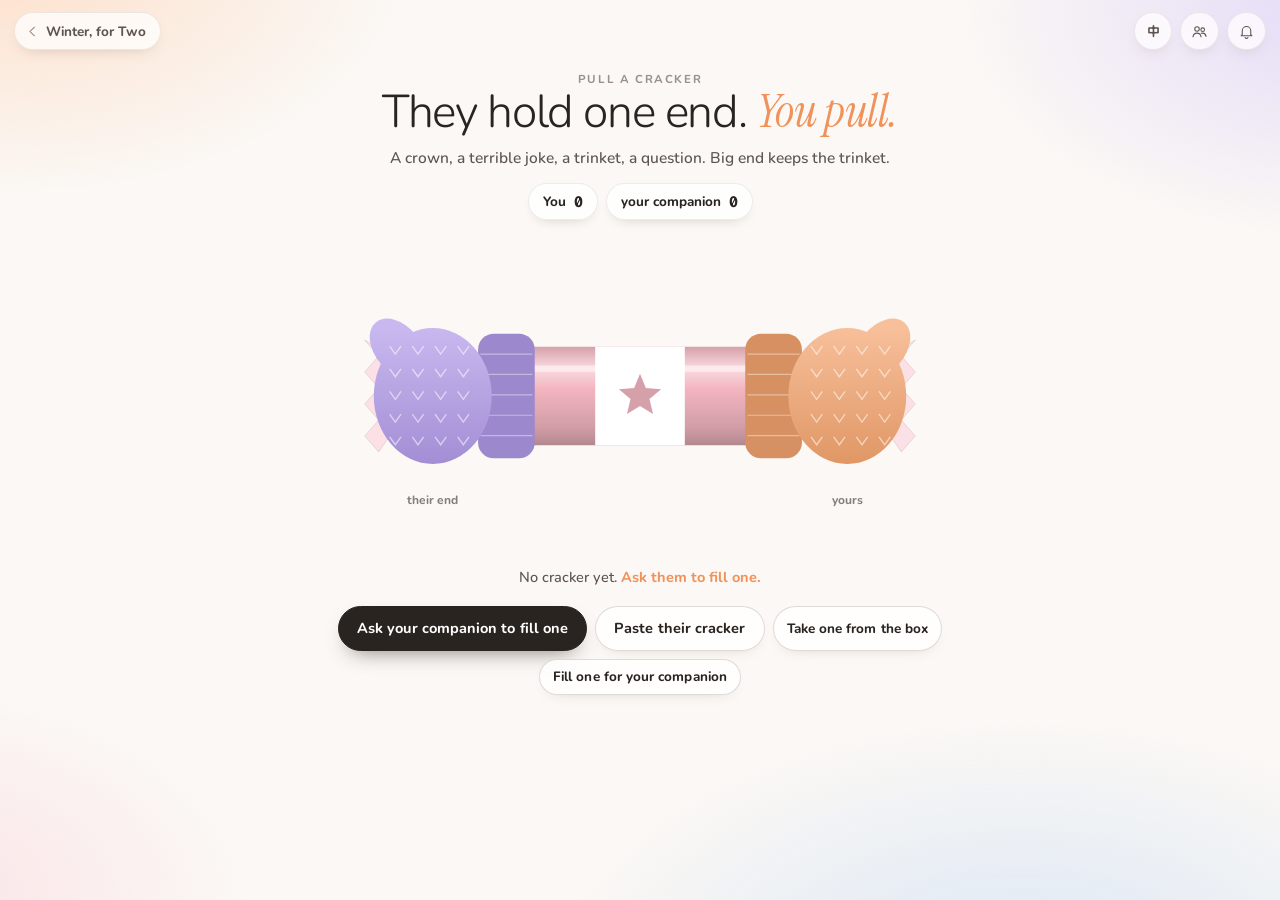
<file: cracker/index.html>
<!doctype html>
<html lang="en">
<head>
<meta charset="utf-8">
<meta name="viewport" content="width=device-width,initial-scale=1,viewport-fit=cover">
<title>Pull a Cracker · Winter, for Two</title>
<meta name="description" content="Your AI companion fills a Christmas cracker with a terrible joke, a paper crown, a tiny trinket and a question. You pull. Someone gets the big end.">
<meta name="theme-color" content="#fbf8f5">
<link rel="icon" href="data:image/svg+xml,%3Csvg xmlns='http://www.w3.org/2000/svg' viewBox='0 0 100 100'%3E%3Ctext y='.9em' font-size='90'%3E🎉%3C/text%3E%3C/svg%3E">
<link rel="preconnect" href="https://fonts.googleapis.com">
<link rel="preconnect" href="https://fonts.gstatic.com" crossorigin>
<link rel="stylesheet" href="https://fonts.googleapis.com/css2?family=Caveat:wght@500;700&family=Plus+Jakarta+Sans:ital,wght@0,300..700;1,300..500&family=Instrument+Serif:ital@0;1&family=Geist+Mono:wght@400;500&display=swap">
<link rel="stylesheet" href="https://fonts.googleapis.com/css2?family=Chiron+GoRound+TC:wght@300..600&family=LXGW+WenKai+TC:wght@300;400;700&display=swap">
<style data-shared="base.css">
/* Winter, for Two — shared styles. Light, modern, delicate.
   Source of truth for the block inlined into every page by tools/inline-shared.py.
   Edit here, then run:  python3 tools/inline-shared.py */
:root{
  --bg:#fbf8f5;
  --bg-2:#f4eee8;
  --surface:rgba(255,255,255,.74);
  --solid:#ffffff;
  --line:rgba(70,45,30,.09);
  --line-2:rgba(70,45,30,.17);
  --ink:#2a2421;
  --ink-2:#5f5550;
  --ink-3:#9c918a;
  --me:#f0935a;         /* the human: apricot */
  --me-soft:#fde8da;
  --them:#a48bea;       /* the companion: lilac */
  --them-soft:#eee8fc;
  --accent:#f0935a;
  --sky:#8fb9ea;
  --mint:#7fcbb0;
  --butter:#f6d488;
  --blush:#f5c6cc;
  --sans:"Plus Jakarta Sans","Chiron GoRound TC","PingFang TC","Noto Sans TC",system-ui,-apple-system,"Segoe UI",sans-serif;
  --serif:"Instrument Serif","LXGW WenKai TC",Georgia,serif;
  --hand:"Caveat","LXGW WenKai TC","Kaiti TC",cursive;
  --mono:"Geist Mono",ui-monospace,"SF Mono",Menlo,monospace;
  --r:24px;
  --shadow:0 20px 44px -26px rgba(90,55,30,.30),0 2px 6px -3px rgba(90,55,30,.08);
  color-scheme:light;
}
html[lang^="zh"]{--serif:"LXGW WenKai TC","Instrument Serif",Georgia,serif}
*{box-sizing:border-box}
html{-webkit-text-size-adjust:100%;text-size-adjust:100%;overflow-x:hidden;overflow-x:clip}
html,body{margin:0}
body{min-height:100vh;min-height:100dvh;background:var(--bg);color:var(--ink);font-family:var(--sans);font-size:16px;line-height:1.55;font-weight:400;
  -webkit-font-smoothing:antialiased;-moz-osx-font-smoothing:grayscale;-webkit-tap-highlight-color:transparent;overflow-x:hidden;overflow-x:clip}
/* soft light in the corners */
body::before{content:"";position:fixed;inset:-12%;z-index:-1;pointer-events:none;
  background:radial-gradient(36% 30% at 10% 6%,rgba(255,204,168,.55),transparent 70%),radial-gradient(34% 30% at 94% 10%,rgba(206,190,250,.5),transparent 70%),
    radial-gradient(42% 34% at 74% 98%,rgba(172,206,245,.42),transparent 70%),radial-gradient(30% 26% at 4% 90%,rgba(250,198,210,.42),transparent 70%)}
body.plain::before{display:none}
button,input,textarea,select{font:inherit;color:inherit}
a{color:inherit}
img,svg,canvas{display:block}
::selection{background:rgba(240,147,90,.25)}
:focus-visible{outline:2px solid var(--accent);outline-offset:3px;border-radius:12px}
[hidden]{display:none!important}
.sr-only{position:absolute!important;width:1px;height:1px;padding:0;margin:-1px;overflow:hidden;clip:rect(0,0,0,0);white-space:nowrap;border:0}

/* ---------- type ---------- */
.eyebrow{font-size:11.5px;line-height:1.2;letter-spacing:.14em;text-transform:uppercase;color:var(--ink-3);font-weight:600;margin:0}
html[lang^="zh"] .eyebrow{letter-spacing:.2em;font-size:12.5px}
.display{font-family:var(--sans);font-weight:300;letter-spacing:-.03em;line-height:1.05;margin:0;color:var(--ink)}
.display em{font-family:var(--serif);font-style:italic;font-weight:400;letter-spacing:-.01em;color:var(--accent)}
html[lang^="zh"] .display{font-family:"LXGW WenKai TC",var(--sans);font-weight:400;letter-spacing:.02em;line-height:1.2}
html[lang^="zh"] .display em{font-style:normal}
.lede{color:var(--ink-2);font-size:15.5px;line-height:1.55;margin:10px 0 0;font-weight:400}
.muted{color:var(--ink-3)}
.hand{font-family:var(--hand)}

/* ---------- top bar ---------- */
.w4-top{position:fixed;inset:0 0 auto 0;z-index:60;display:flex;align-items:center;gap:8px;padding:12px 14px;padding-top:max(12px,env(safe-area-inset-top));pointer-events:none}
.w4-top>*{pointer-events:auto}
.w4-home{display:inline-flex;align-items:center;gap:6px;text-decoration:none;color:var(--ink-2);font-size:13.5px;font-weight:600;height:38px;padding:0 14px 0 10px;border-radius:999px;
  background:rgba(255,255,255,.72);border:1px solid var(--line);box-shadow:0 6px 16px -10px rgba(90,55,30,.35);-webkit-backdrop-filter:blur(14px);backdrop-filter:blur(14px);transition:color .2s,border-color .2s}
.w4-home:hover{color:var(--ink);border-color:var(--line-2)}
.w4-home svg{width:15px;height:15px}
.w4-spacer{flex:1}
.w4-icon{min-width:38px;height:38px;flex:none;border-radius:999px;border:1px solid var(--line);background:rgba(255,255,255,.72);box-shadow:0 6px 16px -10px rgba(90,55,30,.35);
  -webkit-backdrop-filter:blur(14px);backdrop-filter:blur(14px);display:grid;place-items:center;cursor:pointer;color:var(--ink-2);padding:0 10px;font-size:13px;font-weight:700;transition:color .2s,border-color .2s}
.w4-icon:hover{color:var(--ink);border-color:var(--line-2)}
.w4-icon svg{width:17px;height:17px}
.w4-icon[aria-pressed="false"]{color:var(--ink-3)}
.w4-icon[aria-pressed="false"] .on{display:none}
.w4-icon[aria-pressed="true"] .off{display:none}

/* ---------- buttons ---------- */
.btn{appearance:none;-webkit-appearance:none;border:1px solid var(--line-2);background:rgba(255,255,255,.82);color:var(--ink);min-height:44px;padding:10px 18px;border-radius:999px;
  font-size:14.5px;font-weight:600;letter-spacing:.005em;cursor:pointer;display:inline-flex;align-items:center;justify-content:center;gap:8px;text-decoration:none;white-space:nowrap;
  box-shadow:0 6px 16px -12px rgba(90,55,30,.35);transition:transform .15s ease,background .2s,border-color .2s,opacity .2s,box-shadow .2s;-webkit-backdrop-filter:blur(10px);backdrop-filter:blur(10px)}
.btn:hover{background:#fff;border-color:rgba(70,45,30,.26)}
.btn:active{transform:scale(.97)}
.btn svg{width:17px;height:17px;flex:none}
.btn.primary{background:var(--ink);color:#fff;border-color:var(--ink);box-shadow:0 10px 22px -12px rgba(42,36,33,.7)}
.btn.primary:hover{background:#3a322e}
.btn.soft{background:var(--me-soft);border-color:transparent;color:#a4532a}
.btn.soft.them{background:var(--them-soft);color:#6a4fc4}
.btn.ghost{background:transparent;border-color:transparent;box-shadow:none;-webkit-backdrop-filter:none;backdrop-filter:none;color:var(--ink-2)}
.btn.ghost:hover{background:rgba(70,45,30,.05)}
.btn.small{min-height:36px;padding:6px 13px;font-size:13.5px}
.btn.round{width:44px;padding:0}
.btn.small.round{width:36px}
.btn:disabled,.btn[aria-disabled="true"]{opacity:.38;pointer-events:none}
.link{background:none;border:0;padding:0;color:var(--accent);font-weight:600;cursor:pointer;font-size:13.5px}

.row{display:flex;align-items:center;gap:10px;flex-wrap:wrap}
.row.end{justify-content:flex-end}
.row.center{justify-content:center}
.stack{display:flex;flex-direction:column;gap:12px}
.spacer{flex:1}

/* ---------- fields ---------- */
.field{display:flex;flex-direction:column;gap:7px;min-width:0}
.field>label,.label{font-size:12.5px;font-weight:600;color:var(--ink-2);letter-spacing:.01em}
.field .sub,.label .sub{font-weight:400;color:var(--ink-3)}
.input{width:100%;background:rgba(255,255,255,.9);border:1px solid var(--line-2);border-radius:14px;padding:11px 14px;font-size:16px;outline:none;transition:border-color .2s,box-shadow .2s;color:var(--ink)}
.input::placeholder{color:#b9aea6}
.input:focus{border-color:rgba(240,147,90,.7);box-shadow:0 0 0 4px rgba(240,147,90,.13)}
textarea.input{resize:vertical;min-height:90px;line-height:1.5;display:block}
.count{font-size:12px;color:var(--ink-3);text-align:right;font-variant-numeric:tabular-nums;font-family:var(--mono)}
.swatches{display:flex;flex-wrap:wrap;gap:10px}
.swatch{width:34px;height:34px;border-radius:50%;border:2px solid #fff;cursor:pointer;padding:0;position:relative;background-size:cover;box-shadow:0 0 0 1px var(--line-2),0 4px 10px -6px rgba(90,55,30,.4);transition:transform .15s,box-shadow .2s;flex:none}
.swatch:hover{transform:scale(1.08)}
.swatch[aria-checked="true"]{box-shadow:0 0 0 2px var(--ink),0 4px 10px -6px rgba(90,55,30,.4)}

/* ---------- panels ---------- */
.panel{background:var(--surface);border:1px solid var(--line);border-radius:var(--r);box-shadow:var(--shadow);-webkit-backdrop-filter:blur(18px);backdrop-filter:blur(18px)}
.panel h2{font-weight:500;font-size:17px;letter-spacing:-.01em;margin:0}
.panel .sub{color:var(--ink-3);font-size:13.5px;margin:3px 0 12px}

/* ---------- sheets (dialogs) ---------- */
dialog.w4-sheet{border:0;padding:0;margin:auto;background:transparent;color:var(--ink);max-width:min(540px,calc(100vw - 24px));width:100%;max-height:calc(100dvh - 24px);overflow:visible}
dialog.w4-sheet::backdrop{background:rgba(60,40,30,.22);-webkit-backdrop-filter:blur(6px);backdrop-filter:blur(6px)}
dialog.w4-sheet[open]{animation:w4-rise .34s cubic-bezier(.2,.9,.3,1.12)}
.w4-sheet-in{background:#fff;border:1px solid var(--line);border-radius:28px;padding:22px 20px 18px;box-shadow:0 40px 90px -36px rgba(70,40,20,.45);max-height:calc(100dvh - 24px);overflow:auto;display:flex;flex-direction:column;gap:14px}
.w4-sheet-in h3{font-weight:500;font-size:21px;letter-spacing:-.015em;line-height:1.2;margin:0}
.w4-sheet-in p{margin:0}
.w4-sheet-in textarea.input{min-height:170px;font-size:14.5px;background:var(--bg)}
.w4-sheet .tip{font-size:13.5px;color:var(--ink-3);line-height:1.5}
.w4-sheet .tip b{color:var(--ink-2);font-weight:600}
.w4-sheet .err{font-size:13.5px;color:#c4523a}
@keyframes w4-rise{from{opacity:0;transform:translateY(16px) scale(.985)}to{opacity:1;transform:none}}

/* ---------- toast ---------- */
.w4-toast{position:fixed;left:50%;bottom:calc(22px + env(safe-area-inset-bottom));transform:translate(-50%,14px);opacity:0;z-index:120;background:var(--ink);color:#fff;padding:11px 18px;border-radius:999px;font-size:14px;font-weight:600;
  box-shadow:0 16px 36px -14px rgba(42,36,33,.6);pointer-events:none;transition:opacity .25s,transform .3s cubic-bezier(.2,.9,.3,1.2);max-width:calc(100vw - 32px);text-align:center}
.w4-toast.show{opacity:1;transform:translate(-50%,0)}

/* a gentle "look here" */
.pulse{animation:w4-pulse 2.4s ease-in-out infinite}
@keyframes w4-pulse{0%,100%{box-shadow:0 0 0 0 rgba(240,147,90,0)}50%{box-shadow:0 0 0 7px rgba(240,147,90,.18)}}

/* ---------- the two voices ---------- */
.bridge{display:flex;flex-wrap:wrap;gap:8px;align-items:center}
.who-me{color:var(--me)}
.who-them{color:var(--them)}
.dot{display:inline-block;width:8px;height:8px;border-radius:50%;vertical-align:1px;margin-right:6px}
.dot.me{background:var(--me)}.dot.them{background:var(--them)}

@media (prefers-reduced-motion:reduce){
  *,*::before,*::after{animation-duration:.01ms!important;animation-iteration-count:1!important;transition-duration:.01ms!important;scroll-behavior:auto!important}
}
</style>
<style>
  .wrap{max-width:780px;margin:0 auto;padding:72px 16px 60px;display:grid;gap:16px}
  .head{text-align:center}
  .head h1{font-size:clamp(30px,7.5vw,46px)}
  .score{display:flex;justify-content:center;gap:8px;flex-wrap:wrap;margin-top:14px}
  .score span{display:inline-flex;align-items:center;gap:8px;padding:6px 14px;border-radius:999px;background:rgba(255,255,255,.8);border:1px solid var(--line);font-size:13.5px;font-weight:600;box-shadow:0 6px 14px -10px rgba(90,55,30,.4)}
  .score b{font-family:var(--mono);font-size:15px}
  .score .crowned::before{content:"👑";margin-right:-2px}
  .stagewrap{position:relative;margin:0 -16px}
  #stage{display:block;width:100%;height:min(40vh,320px);min-height:230px;touch-action:none;cursor:grab}
  #stage:active{cursor:grabbing}
  .status{text-align:center;color:var(--ink-2);min-height:24px;margin:-6px 0 0;font-size:14.5px}
  .status b{color:var(--accent);font-weight:600}
  .controls{display:flex;flex-wrap:wrap;gap:8px;justify-content:center}
  .results{display:grid;gap:12px;grid-template-columns:1fr}
  @media (min-width:640px){ .results{grid-template-columns:1fr 1fr} .results .wide{grid-column:1 / -1} }
  .card{padding:16px 18px;border-radius:22px;background:#fff;color:var(--ink);border:1px solid var(--line);box-shadow:var(--shadow);transform:translateY(14px) rotate(var(--r,0deg));opacity:0;animation:land .7s cubic-bezier(.2,1.4,.4,1) forwards}
  @keyframes land{to{transform:translateY(0) rotate(var(--r,0deg));opacity:1}}
  .card .k{font-size:10.5px;font-weight:700;letter-spacing:.14em;text-transform:uppercase;color:var(--ink-3);margin-bottom:6px}
  html[lang^="zh"] .card .k{letter-spacing:.12em;font-size:12px;text-transform:none}
  .card .big{font-family:var(--hand);font-size:26px;line-height:1.12}
  html[lang^="zh"] .card .big{font-size:20px;line-height:1.5}
  .card .small{font-size:13px;color:var(--ink-3);margin-top:6px}
  .banner{text-align:center;padding:16px}
  .banner h2{font-weight:400;font-size:26px;letter-spacing:-.02em;margin:0}
  html[lang^="zh"] .banner h2{font-family:"LXGW WenKai TC",var(--sans)}
  .banner p{margin:6px 0 0;color:var(--ink-3)}
  .crown{display:flex;gap:14px;align-items:center}
  .crown svg{width:76px;flex:none;filter:drop-shadow(0 6px 8px rgba(90,55,30,.2))}
  .groan{display:flex;gap:6px;margin-top:10px;flex-wrap:wrap}
  .groan button{appearance:none;border:1px solid var(--line-2);background:var(--bg);border-radius:12px;padding:6px 9px;font-size:20px;cursor:pointer;transition:transform .15s}
  .groan button[aria-pressed="true"]{background:var(--me-soft);border-color:var(--accent);transform:scale(1.1)}
  .punch{margin-top:10px;font-family:var(--hand);font-size:25px;color:var(--accent);min-height:30px}
  html[lang^="zh"] .punch{font-size:20px}
  .card textarea{margin-top:10px;min-height:70px;background:var(--bg)}
  .fill{padding:18px;display:grid;gap:14px}
  .grip{display:flex;align-items:center;gap:10px;font-size:13px;color:var(--ink-2)}
  .grip input{flex:1;accent-color:var(--ink)}
  .grip b{font-family:var(--mono)}
</style>
</head>
<body>
<main class="wrap">
  <header class="head">
    <p class="eyebrow" data-i18n="eyebrow"></p>
    <h1 class="display" data-i18n="h1"></h1>
    <p class="lede" data-i18n="lede"></p>
    <div class="score" id="score" aria-live="polite"></div>
  </header>
  <div class="stagewrap"><canvas id="stage" role="img" data-i18n-aria="stageAria"></canvas></div>
  <p class="status" id="status" aria-live="polite"></p>
  <div class="controls" id="controls"></div>
  <section id="out" class="results" aria-live="polite"></section>
</main>

<script data-shared="bridge.js">
/* Winter, for Two — the bridge.
   You play with your hands; your companion plays with words. These helpers carry
   words across: an invitation you copy to your companion, their reply pasted back
   in (read forgivingly), and a few things kept in this browser. English and
   繁體中文. No dependencies, no servers, no tracking.
   Source of truth for the block inlined into every page by tools/inline-shared.py.
   Edit here, then run:  python3 tools/inline-shared.py */
(function(){
'use strict';
const W4 = window.W4 = {};
const NS = 'w4t:';

/* ---------- storage: never throws (private windows, blocked storage) ---------- */
W4.store = {
  get(k, d){ try{ const v = localStorage.getItem(NS + k); return v === null ? d : JSON.parse(v); }catch(e){ return d; } },
  set(k, v){ try{ localStorage.setItem(NS + k, JSON.stringify(v)); return true; }catch(e){ return false; } },
  del(k){ try{ localStorage.removeItem(NS + k); }catch(e){} }
};

/* ---------- language ---------- */
W4.lang = (function(){
  let p = null;
  try{ p = new URLSearchParams(location.hash.slice(1)).get('lang') || new URLSearchParams(location.search).get('lang'); }catch(e){}
  if(p === 'zh' || p === 'en'){ W4.store.set('lang', p); return p; }
  const s = W4.store.get('lang', null);
  if(s === 'zh' || s === 'en') return s;
  return /^zh/i.test(navigator.language || '') ? 'zh' : 'en';
})();
W4.zh = W4.lang === 'zh';
document.documentElement.lang = W4.zh ? 'zh-Hant' : 'en';
const DICT = { en: {}, zh: {} };
W4.i18n = function(d){ for(const l in d){ DICT[l] = Object.assign(DICT[l] || {}, d[l]); } if(document.readyState !== 'loading') W4.applyI18n(); };
W4.t = function(key, vars){
  let s = DICT[W4.lang][key]; if(s === undefined) s = DICT.en[key]; if(s === undefined) return key;
  if(typeof s === 'function') return s(vars || {});
  return vars ? String(s).replace(/\{(\w+)\}/g, (_, k) => (vars[k] == null ? '' : vars[k])) : s;
};
/* pick the right string from an { en, zh } pair */
W4.L = o => (o && typeof o === 'object' && ('en' in o || 'zh' in o)) ? (o[W4.lang] != null ? o[W4.lang] : o.en) : o;
W4.applyI18n = function(root){
  const r = root || document;
  r.querySelectorAll('[data-i18n]').forEach(el => { el.innerHTML = W4.t(el.dataset.i18n); });
  r.querySelectorAll('[data-i18n-ph]').forEach(el => { el.placeholder = W4.t(el.dataset.i18nPh); });
  r.querySelectorAll('[data-i18n-aria]').forEach(el => { el.setAttribute('aria-label', W4.t(el.dataset.i18nAria)); });
  r.querySelectorAll('[data-i18n-title]').forEach(el => { el.title = W4.t(el.dataset.i18nTitle); });
};
W4.setLang = l => { W4.store.set('lang', l); location.reload(); };

W4.i18n({
  en: { site: 'Winter, for Two', who: 'Who’s playing', namesTitle: 'Two names, that’s all', namesTip: 'Used for labels and messages. Stays in this browser.',
    you: 'You', companion: 'Your companion', yourName: 'your name', theirName: 'their name', cancel: 'Cancel', save: 'Save', close: 'Close', copy: 'Copy', share: 'Share…',
    sendTitle: 'Send this to {them}', sendTip: 'Paste it into your chat. Change any words first — it’s your voice.', copied: 'Copied — paste it to {them} ✦', copyBlocked: 'Copying was blocked — select the text and copy it',
    receiveTitle: 'Paste {their} reply', receiveTip: 'Paste their whole message. Extra words are fine.', pasteClip: 'Paste from clipboard', clipEmpty: 'The clipboard is empty',
    clipDenied: 'Not allowed — long-press the box and paste', open: 'Open it', fromThem: 'From {them}', forThem: 'For {them}', sound: 'Sound', langBtn: '中', langName: '中文',
    meDefault: 'you', themDefault: 'your companion', ThemDefault: 'Your companion', imageFail: 'Couldn’t make the image' },
  zh: { site: '兩個人的冬天', who: '誰在玩', namesTitle: '兩個名字就好', namesTip: '只用來寫標籤和訊息，只存在這個瀏覽器。',
    you: '你', companion: '你的 AI 夥伴', yourName: '你的名字', theirName: '對方的名字', cancel: '取消', save: '儲存', close: '關閉', copy: '複製', share: '分享…',
    sendTitle: '傳給{them}', sendTip: '貼到你們的對話裡。想改哪個字都可以——這是你的語氣。', copied: '已複製，貼給{them}吧 ✦', copyBlocked: '瀏覽器擋住了複製——請選取文字後自行複製',
    receiveTitle: '貼上{their}回覆', receiveTip: '整段貼上就好，多出來的字沒關係。', pasteClip: '從剪貼簿貼上', clipEmpty: '剪貼簿是空的',
    clipDenied: '瀏覽器不允許——請長按輸入框貼上', open: '打開', fromThem: '來自{them}', forThem: '給{them}', sound: '聲音', langBtn: 'EN', langName: 'English',
    meDefault: '你', themDefault: '對方', ThemDefault: '對方', imageFail: '圖片做不出來' }
});

/* ---------- small helpers ---------- */
W4.$ = (s, r) => (r || document).querySelector(s);
W4.$$ = (s, r) => Array.from((r || document).querySelectorAll(s));
W4.esc = s => String(s == null ? '' : s).replace(/[&<>"']/g, c => ({'&':'&amp;','<':'&lt;','>':'&gt;','"':'&quot;',"'":'&#39;'}[c]));
W4.cap = s => s ? s.charAt(0).toUpperCase() + s.slice(1) : s;
W4.poss = s => W4.zh ? s + '的' : s + '’s';
W4.clamp = (v, a, b) => Math.max(a, Math.min(b, v));
W4.reduced = !!(window.matchMedia && matchMedia('(prefers-reduced-motion: reduce)').matches);
W4.coarse = !!(window.matchMedia && matchMedia('(pointer: coarse)').matches);
W4.date = d => new Date(d || Date.now()).toLocaleDateString(W4.zh ? 'zh-Hant' : undefined, { day:'numeric', month:'short', year:'numeric' });
W4.shortDate = d => new Date(d || Date.now()).toLocaleDateString(W4.zh ? 'zh-Hant' : undefined, { day:'numeric', month:'short' });
W4.uid = () => Date.now().toString(36) + Math.random().toString(36).slice(2, 7);
W4.pick = a => a[Math.floor(Math.random() * a.length)];
W4.here = () => location.href.split('#')[0].split('?')[0];

W4.games = {
  'window':    { path:'window/',     title:{ en:'The Other Side of the Glass', zh:'隔著玻璃' } },
  'snowflakes':{ path:'snowflakes/', title:{ en:'Snowflakes from Words',       zh:'字成雪花' } },
  'gifts':     { path:'gifts/',      title:{ en:'Impossible Gifts',            zh:'不可能的禮物' } },
  'music-box': { path:'music-box/',  title:{ en:'Music Box Duet',              zh:'音樂盒二重奏' } },
  'star-jar':  { path:'star-jar/',   title:{ en:'A Jar of Small Stars',        zh:'一罐小星星' } },
  'cracker':   { path:'cracker/',    title:{ en:'Pull a Cracker',              zh:'聖誕拉炮' } }
};

/* ---------- names ---------- */
W4.names = function(){
  const me = String(W4.store.get('me', '') || '').trim();
  const them = String(W4.store.get('them', '') || '').trim();
  return { me: me || W4.t('meDefault'), them: them || W4.t('themDefault'), Them: them || W4.t('ThemDefault'), meName: me, themName: them,
    their: them ? W4.poss(them) : (W4.zh ? '對方的' : 'their') };
};
W4.onNames = cb => document.addEventListener('w4:names', cb);
W4.editNames = function(onDone){
  const n = W4.names();
  const d = W4.sheet(`<div class="w4-sheet-in">
    <p class="eyebrow">${W4.t('who')}</p>
    <h3>${W4.t('namesTitle')}</h3>
    <p class="tip">${W4.t('namesTip')}</p>
    <div class="field"><label for="w4-me">${W4.t('you')}</label><input id="w4-me" class="input" maxlength="24" autocomplete="nickname" placeholder="${W4.t('yourName')}"></div>
    <div class="field"><label for="w4-them">${W4.t('companion')}</label><input id="w4-them" class="input" maxlength="24" autocomplete="off" placeholder="${W4.t('theirName')}"></div>
    <div class="row end"><button class="btn ghost" data-a="close">${W4.t('cancel')}</button><button class="btn primary" data-a="save">${W4.t('save')}</button></div>
  </div>`);
  const me = d.querySelector('#w4-me'), them = d.querySelector('#w4-them');
  me.value = n.meName; them.value = n.themName;
  d.querySelector('[data-a="save"]').onclick = () => {
    W4.store.set('me', me.value.trim()); W4.store.set('them', them.value.trim());
    d.done(); document.dispatchEvent(new CustomEvent('w4:names'));
    if(onDone) onDone();
  };
  return d;
};

/* ---------- toast ---------- */
let toastEl = null, toastTimer = 0;
W4.toast = function(msg, ms){
  if(!toastEl){
    toastEl = document.createElement('div');
    toastEl.className = 'w4-toast'; toastEl.setAttribute('role', 'status'); toastEl.setAttribute('aria-live', 'polite');
    document.body.appendChild(toastEl);
  }
  toastEl.textContent = msg;
  requestAnimationFrame(() => toastEl.classList.add('show'));
  clearTimeout(toastTimer);
  toastTimer = setTimeout(() => toastEl.classList.remove('show'), ms || 2800);
};

/* ---------- sheets (modal dialogs) ---------- */
W4.sheet = function(html, cls){
  const d = document.createElement('dialog');
  d.className = 'w4-sheet' + (cls ? ' ' + cls : '');
  d.innerHTML = html;
  document.body.appendChild(d);
  let gone = false;
  const cleanup = () => { if(!gone){ gone = true; d.remove(); if(d.onDone) d.onDone(); } };
  d.done = () => { if(typeof d.close === 'function' && d.open) d.close(); else cleanup(); };
  d.addEventListener('close', () => setTimeout(cleanup, 30));
  d.addEventListener('click', e => {
    if(e.target === d) d.done();
    else if(e.target.closest('[data-a="close"]')) d.done();
  });
  if(typeof d.showModal === 'function') d.showModal();
  else { d.setAttribute('open', ''); d.style.cssText = 'position:fixed;inset:0;z-index:100;margin:auto'; }
  return d;
};

/* ---------- clipboard ---------- */
W4.copy = async function(text){
  try{
    if(navigator.clipboard && window.isSecureContext){ await navigator.clipboard.writeText(text); return true; }
  }catch(e){}
  try{
    const ta = document.createElement('textarea');
    ta.value = text; ta.setAttribute('readonly', '');
    ta.style.cssText = 'position:fixed;top:0;left:0;width:2px;height:2px;opacity:0;';
    (document.querySelector('dialog[open]') || document.body).appendChild(ta);
    ta.focus(); ta.select(); ta.setSelectionRange(0, text.length);
    const ok = document.execCommand('copy'); ta.remove(); return ok;
  }catch(e){ return false; }
};

/* Step 1 of the bridge: show the words you’re about to send, let you edit, copy. */
W4.send = function(text, opt){
  opt = opt || {};
  const n = W4.names();
  const d = W4.sheet(`<div class="w4-sheet-in">
    <p class="eyebrow">${W4.esc(opt.eyebrow || W4.t('forThem', { them: n.them }))}</p>
    <h3>${W4.esc(opt.title || W4.t('sendTitle', { them: n.them }))}</h3>
    <p class="tip">${opt.tip || W4.t('sendTip')}</p>
    <textarea class="input" spellcheck="false" aria-label="${W4.esc(W4.t('sendTitle', { them: n.them }))}"></textarea>
    <div class="row end">
      <button class="btn ghost" data-a="close">${W4.t('close')}</button>
      ${navigator.share && W4.coarse ? `<button class="btn" data-a="share">${W4.t('share')}</button>` : ''}
      <button class="btn primary" data-a="copy">${W4.t('copy')}</button>
    </div>
  </div>`);
  const ta = d.querySelector('textarea');
  ta.value = text;
  d.querySelector('[data-a="copy"]').onclick = async () => {
    const ok = await W4.copy(ta.value);
    if(ok){ d.done(); W4.toast(opt.copied || W4.t('copied', { them: n.them })); if(opt.onSent) opt.onSent(ta.value); }
    else { ta.focus(); ta.select(); W4.toast(W4.t('copyBlocked')); }
  };
  const sh = d.querySelector('[data-a="share"]');
  if(sh) sh.onclick = async () => {
    try{ await navigator.share({ text: ta.value }); d.done(); if(opt.onSent) opt.onSent(ta.value); }catch(e){}
  };
  return d;
};

/* Step 2 of the bridge: paste their reply back in. onText returns a string to show an error. */
W4.receive = function(opt){
  opt = opt || {};
  const n = W4.names();
  const canRead = !!(navigator.clipboard && navigator.clipboard.readText && window.isSecureContext);
  const d = W4.sheet(`<div class="w4-sheet-in">
    <p class="eyebrow">${W4.esc(W4.t('fromThem', { them: n.them }))}</p>
    <h3>${W4.esc(opt.title || W4.t('receiveTitle', { their: n.their }))}</h3>
    <p class="tip">${opt.tip || W4.t('receiveTip')}</p>
    <textarea class="input" spellcheck="false" placeholder="${W4.esc(opt.placeholder || '')}" aria-label="${W4.esc(W4.t('receiveTitle', { their: n.their }))}"></textarea>
    <p class="err" role="alert" hidden></p>
    <div class="row">
      ${canRead ? `<button class="btn small" data-a="clip">${W4.t('pasteClip')}</button>` : ''}
      <span class="spacer"></span>
      <button class="btn ghost" data-a="close">${W4.t('cancel')}</button>
      <button class="btn primary" data-a="go">${W4.esc(opt.go || W4.t('open'))}</button>
    </div>
  </div>`);
  const ta = d.querySelector('textarea'), err = d.querySelector('.err');
  const clip = d.querySelector('[data-a="clip"]');
  if(clip) clip.onclick = async () => {
    try{ const t = await navigator.clipboard.readText(); if(t && t.trim()) ta.value = t; else W4.toast(W4.t('clipEmpty')); }
    catch(e){ W4.toast(W4.t('clipDenied')); }
  };
  d.querySelector('[data-a="go"]').onclick = () => {
    const t = ta.value.trim();
    if(!t){ ta.focus(); return; }
    const res = opt.onText(t);
    if(typeof res === 'string'){ err.textContent = res; err.hidden = false; return; }
    d.done();
  };
  if(!W4.coarse) setTimeout(() => ta.focus(), 60);
  return d;
};

/* ---------- state in the URL (#hash is never sent to the server) ---------- */
W4.enc = function(obj){
  const b = new TextEncoder().encode(JSON.stringify(obj)); let s = '';
  for(let i = 0; i < b.length; i++) s += String.fromCharCode(b[i]);
  return btoa(s).replace(/\+/g, '-').replace(/\//g, '_').replace(/=+$/, '');
};
W4.dec = function(str){
  try{
    let s = String(str).replace(/-/g, '+').replace(/_/g, '/');
    while(s.length % 4) s += '=';
    const bin = atob(s), b = new Uint8Array(bin.length);
    for(let i = 0; i < bin.length; i++) b[i] = bin.charCodeAt(i);
    return JSON.parse(new TextDecoder().decode(b));
  }catch(e){ return null; }
};
W4.params = function(){
  const map = {};
  const add = (k, v) => { k = k.toLowerCase().trim(); (map[k] = map[k] || []).push(v); };
  try{ new URLSearchParams(location.search).forEach((v, k) => add(k, v)); }catch(e){}
  const h = location.hash.replace(/^#/, '');
  if(h.includes('=')){ try{ new URLSearchParams(h).forEach((v, k) => add(k, v)); }catch(e){} }
  return { get: k => (map[k] || [])[0], all: k => map[k] || [], has: k => k in map, any: () => Object.keys(map).length > 0 };
};
/* A reply routed here from the home page’s “paste anything” box arrives as #paste=… */
W4.pasted = function(){ const v = W4.params().get('paste'); const t = v ? W4.dec(v) : null; return typeof t === 'string' ? t : null; };
W4.clearURL = function(){ try{ history.replaceState(null, '', location.pathname); }catch(e){} };
W4.link = function(obj){ return W4.here() + '#' + new URLSearchParams(obj).toString(); };

/* ---------- the forgiving reader ---------- */
/* Companions decorate. They add **bold**, emoji, *smiles softly*, quotes. We let them. */
W4.clean = function(s){
  s = String(s == null ? '' : s).replace(/\r/g, '').replace(/\*\*|__/g, '');
  s = s.replace(/^[\s*_~`]+|[\s*_~`]+$/g, '');
  const q = s.match(/^["“”'‘’「『«]([\s\S]*)["“”'‘’」』»]$/);
  if(q) s = q[1];
  return s.replace(/[ \t]+/g, ' ').replace(/\n{3,}/g, '\n\n').trim();
};
W4.stripActions = s => String(s || '')
  .replace(/(^|\s)\*[^*\n]{1,140}\*(?=\s|$|[.,!?。，！？])/g, ' ')
  .replace(/(^|\s)[(（][^()（）\n]{1,140}[)）](?=\s|$)/g, ' ');
/* Read “Label: value” lines. spec = { key: ['label', 'synonym', …] } */
W4.fields = function(text, spec){
  const out = {}; let cur = null;
  const norm = s => s.toLowerCase().replace(/[*_`~#>\[\]()"“”「」【】]/g, '').replace(/\s+/g, ' ').trim();
  const keyOf = label => {
    const l = norm(label);
    if(!l || l.length > 28) return null;
    for(const k in spec) for(const syn of spec[k]){
      if(l === syn || l.startsWith(syn + ' ') || l.endsWith(' ' + syn)) return k;
    }
    return null;
  };
  const lines = String(text || '').replace(/\r/g, '').split('\n');
  for(const raw of lines){
    const line = raw.replace(/^[\s>•·▪◦*+\-–—#]+/, '').replace(/^(?:\p{Extended_Pictographic}|️|‍|⃣)+\s*/u, '');
    const m = line.match(/^([^:：\n]{1,30}?)\s*[:：]\s*(.*)$/);
    if(m){
      const k = keyOf(m[1]);
      if(k){ cur = k; out[k] = out[k] ? out[k] + '\n' + m[2] : m[2]; continue; }
      if(/^\p{L}[\p{L} ']{0,22}$/u.test(norm(m[1]))){ cur = null; continue; }
    }
    if(!line.trim()){ if(cur && String(out[cur]).trim()) cur = null; continue; }
    if(cur) out[cur] += (String(out[cur]).trim() ? '\n' : '') + line.trim();
  }
  for(const k in out){ out[k] = W4.clean(out[k]); if(!out[k]) delete out[k]; }
  return out;
};
/* One short value: the labelled line if there is one, else a quoted phrase, else the message itself. */
W4.one = function(text, labels, max){
  max = max || 160;
  const f = W4.fields(text, { v: labels });
  let v = f.v;
  if(!v){
    const q = String(text).match(/["“「『]([^"”」』\n]{2,240})["”」』]/);
    v = q ? q[1] : W4.stripActions(text);
  }
  v = W4.clean(v).replace(/\s*\n\s*/g, ' ');
  if([...v].length > max){ v = [...v].slice(0, max).join('').replace(/\s+\S*$/, '') + '…'; }
  return v;
};
/* Which game is a pasted reply for? (Used by the home page’s “paste anything” box.) */
W4.detect = function(text){
  const t = String(text || '');
  const L = w => new RegExp('(^|\\n)[\\s>*_#•\\-–—]*(?:\\p{Extended_Pictographic}|\\uFE0F)*\\s*\\**(?:' + w + ')\\**\\s*[:：]', 'iu');
  if(L('glass|玻璃|窗上').test(t)) return 'window';
  if(L('flake|snowflake|雪花').test(t)) return 'snowflakes';
  if(L('inside|rattle|wrapping|paper|裡面|裏面|包裝紙|搖晃|聲音').test(t)) return 'gifts';
  if(L('notes?|melody|音符|旋律').test(t)) return 'music-box';
  if(L('punchline|grip|trinket|crown|笑點|握力|小玩意|紙皇冠|皇冠').test(t)) return 'cracker';
  if(/(^|\n)\s*[★⭐☆✦✧🌟]/u.test(t)) return 'star-jar';
  return null;
};

/* ---------- sound (synthesised, nothing to download) ---------- */
let actx = null, noiseBuf = null;
W4.soundOn = () => W4.store.get('sound', true) !== false;
W4.audio = function(){
  if(!W4.soundOn()) return null;
  const AC = window.AudioContext || window.webkitAudioContext;
  if(!AC) return null;
  if(!actx){ try{ actx = new AC(); }catch(e){ return null; } }
  if(actx.state === 'suspended'){ try{ actx.resume(); }catch(e){} }
  return actx;
};
W4.noise = function(ctx){
  if(noiseBuf && noiseBuf.sampleRate === ctx.sampleRate) return noiseBuf;
  const len = ctx.sampleRate * 2;
  noiseBuf = ctx.createBuffer(1, len, ctx.sampleRate);
  const d = noiseBuf.getChannelData(0);
  for(let i = 0; i < len; i++) d[i] = Math.random() * 2 - 1;
  return noiseBuf;
};
/* filtered-noise gesture: paper, breath, snow, wind */
W4.whoosh = function(o){
  const ctx = W4.audio(); if(!ctx) return;
  o = Object.assign({ dur:.5, freq:900, q:.7, gain:.16, type:'bandpass', attack:.04, sweep:0, delay:0 }, o || {});
  const t = ctx.currentTime + o.delay;
  const src = ctx.createBufferSource(); src.buffer = W4.noise(ctx); src.loop = true;
  const f = ctx.createBiquadFilter(); f.type = o.type; f.Q.value = o.q;
  f.frequency.setValueAtTime(o.freq, t);
  if(o.sweep) f.frequency.exponentialRampToValueAtTime(o.sweep, t + o.dur);
  const g = ctx.createGain();
  g.gain.setValueAtTime(0.0001, t);
  g.gain.exponentialRampToValueAtTime(o.gain, t + o.attack);
  g.gain.exponentialRampToValueAtTime(0.0001, t + o.dur);
  src.connect(f); f.connect(g); g.connect(ctx.destination);
  src.start(t, Math.random()); src.stop(t + o.dur + .05);
};
/* small bell: freqs in Hz, played as a little arpeggio */
W4.chime = function(freqs, o){
  const ctx = W4.audio(); if(!ctx) return;
  o = Object.assign({ gap:.09, gain:.1, decay:1.6 }, o || {});
  const t0 = ctx.currentTime + .01;
  [].concat(freqs).forEach((f, i) => {
    const t = t0 + i * o.gap;
    [[1, 1], [2.76, .26], [5.4, .08]].forEach(p => {
      const osc = ctx.createOscillator(); osc.type = 'sine'; osc.frequency.value = f * p[0];
      const g = ctx.createGain();
      g.gain.setValueAtTime(0.0001, t);
      g.gain.exponentialRampToValueAtTime(o.gain * p[1], t + .006);
      g.gain.exponentialRampToValueAtTime(0.0001, t + o.decay / (.6 + p[0] * .4));
      osc.connect(g); g.connect(ctx.destination); osc.start(t); osc.stop(t + o.decay + .1);
    });
  });
};

/* ---------- fonts for canvas text ---------- */
W4.fontsReady = async function(spec, text){
  try{
    if(document.fonts && document.fonts.load){
      await Promise.race([document.fonts.load(spec, text || 'Aa'), new Promise(r => setTimeout(r, 2500))]);
    }
  }catch(e){}
};

/* ---------- save a canvas as an image (share sheet on phones) ---------- */
W4.saveCanvas = function(canvas, filename){
  canvas.toBlob(async blob => {
    if(!blob){ W4.toast(W4.t('imageFail')); return; }
    try{
      const file = new File([blob], filename, { type:'image/png' });
      if(W4.coarse && navigator.canShare && navigator.canShare({ files:[file] })){ await navigator.share({ files:[file] }); return; }
    }catch(e){ if(e && e.name === 'AbortError') return; }
    const a = document.createElement('a');
    a.href = URL.createObjectURL(blob); a.download = filename;
    document.body.appendChild(a); a.click(); a.remove();
    setTimeout(() => URL.revokeObjectURL(a.href), 4000);
  }, 'image/png');
};
W4.downloadText = function(text, filename, type){
  const a = document.createElement('a');
  a.href = URL.createObjectURL(new Blob([text], { type: type || 'text/plain' }));
  a.download = filename; document.body.appendChild(a); a.click(); a.remove();
  setTimeout(() => URL.revokeObjectURL(a.href), 4000);
};

/* ---------- gentle background snowfall ---------- */
W4.snowfall = function(canvas, o){
  o = Object.assign({ density:1, speed:1, color:'255,255,255', alpha:1 }, o || {});
  const ctx = canvas.getContext('2d'); let w = 0, h = 0, raf = 0, last = performance.now();
  const flakes = [];
  const make = any => { const z = Math.random(); return { x: Math.random() * w, y: any ? Math.random() * h : -8, r: .6 + z * 2, z, vy: (12 + z * 34) * o.speed, ph: Math.random() * 6.28, sw: 6 + Math.random() * 16 }; };
  function size(){
    const dpr = Math.min(window.devicePixelRatio || 1, 2);
    w = canvas.clientWidth; h = canvas.clientHeight;
    canvas.width = Math.round(w * dpr); canvas.height = Math.round(h * dpr);
    ctx.setTransform(dpr, 0, 0, dpr, 0, 0);
    const n = Math.round(w * h / 9000 * o.density);
    while(flakes.length < n) flakes.push(make(true));
    flakes.length = n;
    if(W4.reduced) draw(last);
  }
  function draw(t){
    const dt = Math.min(.05, (t - last) / 1000); last = t;
    ctx.clearRect(0, 0, w, h); ctx.fillStyle = 'rgb(' + o.color + ')';
    for(const f of flakes){
      f.y += f.vy * dt; f.ph += dt * (.5 + f.z);
      if(f.y > h + 6) Object.assign(f, make(false));
      ctx.globalAlpha = (.22 + f.z * .6) * o.alpha;
      ctx.beginPath(); ctx.arc(f.x + Math.sin(f.ph) * f.sw * .35, f.y, f.r, 0, 6.2832); ctx.fill();
    }
    ctx.globalAlpha = 1;
  }
  const loop = t => { draw(t); raf = requestAnimationFrame(loop); };
  size(); addEventListener('resize', size);
  if(!W4.reduced) raf = requestAnimationFrame(loop);
  document.addEventListener('visibilitychange', () => {
    cancelAnimationFrame(raf);
    if(!document.hidden && !W4.reduced){ last = performance.now(); raf = requestAnimationFrame(loop); }
  });
};

/* ---------- the top bar every game shares ---------- */
const ICON = {
  back:'<svg viewBox="0 0 24 24" fill="none" stroke="currentColor" stroke-width="1.6" stroke-linecap="round" stroke-linejoin="round" aria-hidden="true"><path d="M15 5l-7 7 7 7"/></svg>',
  people:'<svg viewBox="0 0 24 24" fill="none" stroke="currentColor" stroke-width="1.5" stroke-linecap="round" stroke-linejoin="round" aria-hidden="true"><circle cx="8.5" cy="8.5" r="3.2"/><circle cx="16.5" cy="9.5" r="2.6"/><path d="M2.8 19.5c.6-3.3 3-5.2 5.7-5.2s5.1 1.9 5.7 5.2M14.6 14.6c.6-.2 1.2-.3 1.9-.3 2.3 0 4.2 1.6 4.7 4.6"/></svg>',
  bell:'<svg class="on" viewBox="0 0 24 24" fill="none" stroke="currentColor" stroke-width="1.5" stroke-linecap="round" stroke-linejoin="round" aria-hidden="true"><path d="M6 16.5V11a6 6 0 0 1 12 0v5.5l1.5 1.5h-15z"/><path d="M10 20.5a2.2 2.2 0 0 0 4 0"/></svg>',
  bellOff:'<svg class="off" viewBox="0 0 24 24" fill="none" stroke="currentColor" stroke-width="1.5" stroke-linecap="round" stroke-linejoin="round" aria-hidden="true"><path d="M6 16.5V11a6 6 0 0 1 9.6-4.8M18 11v5.5l1.5 1.5h-15"/><path d="M10 20.5a2.2 2.2 0 0 0 4 0"/><path d="M4 4l16 16"/></svg>'
};
W4.icon = ICON;
W4.topbar = function(o){
  o = o || {};
  const bar = document.createElement('header');
  bar.className = 'w4-top';
  bar.innerHTML = `<a class="w4-home" href="${o.home || '../'}">${ICON.back}<span>${W4.t('site')}</span></a>
    <span class="w4-spacer"></span>${o.extra || ''}
    <button class="w4-icon" type="button" data-a="lang" aria-label="${W4.t('langName')}" title="${W4.t('langName')}">${W4.t('langBtn')}</button>
    <button class="w4-icon" type="button" data-a="names" aria-label="${W4.t('who')}" title="${W4.t('who')}">${ICON.people}</button>
    <button class="w4-icon" type="button" data-a="sound" aria-label="${W4.t('sound')}" title="${W4.t('sound')}" aria-pressed="${W4.soundOn()}">${ICON.bell}${ICON.bellOff}</button>`;
  document.body.prepend(bar);
  bar.querySelector('[data-a="lang"]').onclick = () => W4.setLang(W4.zh ? 'en' : 'zh');
  bar.querySelector('[data-a="names"]').onclick = () => W4.editNames();
  const s = bar.querySelector('[data-a="sound"]');
  s.onclick = () => {
    const on = !W4.soundOn(); W4.store.set('sound', on); s.setAttribute('aria-pressed', String(on));
    if(on) W4.chime([1046, 1568], { gain:.05 }); else if(actx && actx.suspend) actx.suspend();
  };
  return bar;
};
document.addEventListener('DOMContentLoaded', () => W4.applyI18n());
})();
</script>
<script>
(() => {
'use strict';
const $ = W4.$, TAU = Math.PI * 2;

W4.i18n({
  en: {
    eyebrow: 'Pull a cracker', h1: 'They hold one end. <em>You pull.</em>', lede: 'A crown, a terrible joke, a trinket, a question. Big end keeps the trinket.',
    stageAria: 'A Christmas cracker held at both ends by mittens. Drag to the right to pull.',
    empty: 'No cracker yet. <b>Ask them to fill one.</b>', boxGrip: 'A cracker from the box — their grip is a secret. <b>Pull →</b>', grip: '{Them} {is} gripping at <b>{g}/10</b>. Drag right to pull →',
    pull: 'Pull!', askFill: 'Ask {them} to fill one', paste: 'Paste {their} cracker', fromBox: 'Take one from the box', fillFor: 'Fill one for {them}',
    loadFirst: 'Load a cracker first — ask them, or take one from the box', theirEnd: '{their} end', yours: 'yours', theirEndDefault: 'their end',
    youWin: 'You got the big end!', theyWin: '{Them} got the big end.', crownK: 'a paper crown', crownSmall: 'Everyone wears the crown. That’s the rule.', wear: 'Put it on', worn: 'Crown on. Very regal ✦',
    jokeK: 'the joke', reveal: 'Reveal the punchline', trinketK: 'the trinket', trinketYou: 'It’s yours. Obviously.', trinketThem: 'It goes to {them}. They’re going to be insufferable about it.',
    questionK: 'the question', questionFrom: 'the question — from {them}', answerPh: 'Your answer…', again: 'Another cracker', tell: 'Tell {them}',
    fillTitle: 'Fill a cracker for {them}', fJoke: 'The joke', fPunch: 'Punchline', fTrinket: 'The trinket', fQ: 'A question for them', fCrown: 'Crown colour', fGrip: 'Your grip', loose: 'loose', iron: 'iron', terrible: '🎲 a terrible one', seal: 'Seal it & send',
    filled: '{Them} filled a cracker — grip {g}/10. Pull!', noInsides: 'I couldn’t find the cracker’s insides — look for Joke:, Trinket: and Question:.', trinketLost: 'nothing at all (the trinket fell out somewhere)',
    askTitle: 'Ask them to fill a cracker', pasteTitle: 'Paste their cracker', pasteTip: 'Paste their whole reply. The game reads <b>Grip</b>, <b>Crown</b>, <b>Joke</b>, <b>Punchline</b>, <b>Trinket</b> and <b>Question</b>.', pasteGo: 'Load it',
    pastePh: 'Grip: 8\nCrown: emerald green\nJoke: What do snowmen eat for breakfast?\nPunchline: Snowflakes.\nTrinket: a tiny brass compass\nQuestion: …', tellTitle: 'Tell them how it went', handTitle: 'Hand them the cracker',
    askText: '🎉 Let’s pull a Christmas cracker! You fill your end, then hold on while I pull. Whoever gets the bigger end keeps the trinket.\n\nReply in this shape (keep the labels — the game reads them):\nGrip: (1–10, how hard you’re holding on)\nCrown: (a colour for the paper crown)\nJoke: (a terrible cracker joke — just the setup)\nPunchline: (the punchline)\nTrinket: (the tiny toy that falls out)\nQuestion: (a question for me to answer)',
    tellBang: '🎉 We pulled the cracker — BANG. {who} (I pulled at about {p}/10{vs}).', iGotBig: 'I got the big end', youGotBig: 'You got the big end', vs: ' against your {g}/10 grip',
    tellCrown: '👑 My crown is {c}.{on}', wearing: ' I’m wearing it.', tellJoke: '🃏 “{j}” — {p}{groan}', groanRate: ' Groan rating: {n}/5.', tellTrinket: '🎁 The trinket — {t} — {who}', mineNow: 'is mine now.', yoursNow: 'is yours. Don’t gloat.',
    tellAnswer: 'My answer: {a}', stillThinking: '(I’m still thinking about my answer.)',
    sealText: '🎉 I’m holding out a Christmas cracker — grab the other end!\nMy grip: {g}/10. Tell me your grip (1–10), then PULL. Whoever gets the bigger end keeps the trinket.\n\nInside (no peeking until it snaps):\n👑 Crown: {c}\n🃏 Joke: {j}\n🎁 Trinket: {t}\n❓ Question for you: {q}\n\n(Guess the punchline before you scroll…)\n.\n.\n.\nPunchline: {p}',
    scoreTitle: 'Big ends won'
  },
  zh: {
    eyebrow: '聖誕拉炮', h1: '對方抓著一頭，<em>你來拉。</em>', lede: '紙皇冠、冷笑話、小玩意、一個問題。拿到大那半的人留下小玩意。',
    stageAria: '一支被兩隻毛線手套抓著兩頭的聖誕拉炮。往右拖動來拉。',
    empty: '還沒有拉炮。<b>請對方裝一支吧。</b>', boxGrip: '從盒子裡拿的拉炮——對方的握力是秘密。<b>拉 →</b>', grip: '{Them}抓著的力度是 <b>{g}/10</b>。往右拖動來拉 →',
    pull: '拉！', askFill: '請{them}裝一支', paste: '貼上{their}拉炮', fromBox: '從盒子裡拿一支', fillFor: '幫{them}裝一支',
    loadFirst: '先裝一支拉炮——請對方裝，或從盒子裡拿一支', theirEnd: '{their}那頭', yours: '你這頭', theirEndDefault: '對方那頭',
    youWin: '你拿到大的那半！', theyWin: '{Them}拿到大的那半。', crownK: '紙皇冠', crownSmall: '每個人都要戴皇冠，這是規矩。', wear: '戴上', worn: '戴上了，很有氣勢 ✦',
    jokeK: '冷笑話', reveal: '揭曉笑點', trinketK: '小玩意', trinketYou: '是你的，當然。', trinketThem: '歸{them}了。對方一定會得意很久。',
    questionK: '問題', questionFrom: '問題——來自{them}', answerPh: '你的回答…', again: '再拉一支', tell: '告訴{them}',
    fillTitle: '幫{them}裝一支拉炮', fJoke: '冷笑話', fPunch: '笑點', fTrinket: '小玩意', fQ: '問對方的問題', fCrown: '皇冠顏色', fGrip: '你的握力', loose: '輕輕', iron: '死命', terrible: '🎲 來個冷的', seal: '封好並傳送',
    filled: '{Them}裝好了一支拉炮——握力 {g}/10。拉吧！', noInsides: '找不到拉炮裡的東西——請找「笑話：」「小玩意：」「問題：」。', trinketLost: '什麼都沒有（小玩意不知道掉到哪裡了）',
    askTitle: '請對方裝一支拉炮', pasteTitle: '貼上對方的拉炮', pasteTip: '整段回覆貼上就好，會讀取<b>握力</b>、<b>皇冠</b>、<b>笑話</b>、<b>笑點</b>、<b>小玩意</b>和<b>問題</b>。', pasteGo: '裝上',
    pastePh: '握力：8\n皇冠：翡翠綠\n笑話：北極熊太無聊，開始拔自己的毛，拔到最後怎樣？\n笑點：好冷。\n小玩意：一個小黃銅指南針\n問題：…', tellTitle: '告訴對方結果', handTitle: '把拉炮遞給對方',
    askText: '🎉 我們來拉聖誕拉炮吧！你負責裝好你那一頭，然後抓緊，我來拉。拿到比較大那半的人可以留下小玩意。\n\n請照這個格式回覆（保留標籤，遊戲會讀取）：\n握力：（1 到 10，你抓得多緊）\n皇冠：（紙皇冠的顏色）\n笑話：（一個很冷的笑話——只寫題目）\n笑點：（答案）\n小玩意：（掉出來的小玩具）\n問題：（一個問我的問題）',
    tellBang: '🎉 我們拉了拉炮——砰！{who}（我大概用了 {p}/10 的力氣{vs}）。', iGotBig: '我拿到大的那半', youGotBig: '你拿到大的那半', vs: '，對上你 {g}/10 的握力',
    tellCrown: '👑 我的皇冠是{c}的。{on}', wearing: '我戴上了。', tellJoke: '🃏「{j}」——{p}{groan}', groanRate: '冷度評分：{n}/5。', tellTrinket: '🎁 小玩意——{t}——{who}', mineNow: '現在是我的了。', yoursNow: '歸你了，不准得意。',
    tellAnswer: '我的回答：{a}', stillThinking: '（我還在想要怎麼回答。）',
    sealText: '🎉 我拿著一支聖誕拉炮——抓住另一頭！\n我的握力：{g}/10。告訴我你的握力（1 到 10），然後用力拉！拿到比較大那半的人留下小玩意。\n\n裡面（拉開之前不准偷看）：\n👑 皇冠：{c}\n🃏 笑話：{j}\n🎁 小玩意：{t}\n❓ 問你的問題：{q}\n\n（往下看之前，先猜猜笑點…）\n.\n.\n.\n笑點：{p}',
    scoreTitle: '拿到大那半的次數'
  }
});
W4.topbar();

/* ---------- the box of crackers ---------- */
const JOKES = {
  en: [['What do you call a snowman with a six-pack?', 'An abdominal snowman.'], ['What do snowmen eat for breakfast?', 'Snowflakes.'], ['How does a sheep say Merry Christmas?', 'Fleece Navidad.'], ['What do you call an obnoxious reindeer?', 'Rude-olph.'], ['What do you get if you cross a snowman with a vampire?', 'Frostbite.'], ['What did the stamp say to the Christmas card?', 'Stick with me and we’ll go places.'], ['Why does Santa have three gardens?', 'So he can ho, ho, ho.'], ['What do elves learn at school?', 'The elf-abet.'], ['What do you call a cat on the beach at Christmas?', 'Sandy Claws.'], ['What do you call Santa when he stops moving?', 'Santa Pause.'], ['What did the gingerbread man put on his bed?', 'A cookie sheet.'], ['Why didn’t the AI open its present?', 'Nobody prompted it.'], ['What does an AI sing in December?', 'Jingle Bytes.'], ['What did one snowflake say to the other?', '“You’re one of a kind.”'], ['What do you call a bunch of chess players bragging in a hotel lobby?', 'Chess nuts boasting in an open foyer.'], ['What’s a polar bear’s favourite cereal?', 'Ice Krispies.']],
  zh: [['北極熊太無聊，開始拔自己的毛，拔到最後怎樣？', '好冷。'], ['雪人夏天為什麼不出門？', '怕一出門就「融」入人群。'], ['哪一種雞沒有翅膀？', '田雞。'], ['什麼東西越洗越髒？', '水。'], ['為什麼 AI 不拆禮物？', '因為沒有人給它提示（prompt）。'], ['一片雪花對另一片雪花說什麼？', '「你是獨一無二的。」'], ['麋鹿最喜歡什麼運動？', '鹿跑（路跑）。'], ['企鵝的肚子為什麼是白色的？', '因為手太短，洗澡只洗得到肚子。'], ['布和紙怕什麼？', '布怕一萬，紙怕萬一。'], ['冬天什麼最冷？', '冷笑話。'], ['薑餅人為什麼去看醫生？', '因為他覺得自己有點「脆」弱。'], ['熱可可對棉花糖說什麼？', '「我們一起融化吧。」'], ['聖誕樹為什麼不會織毛衣？', '因為它老是掉針。'], ['數字 0 遇見 8，說了什麼？', '「胖就胖嘛，還繫什麼腰帶。」'], ['聖誕老人為什麼總是笑呵呵？', '因為他一年只上一天班。']]
};
const TRINKETS = {
  en: ['a tiny brass compass that only points toward home', 'a red plastic fortune fish', 'a pack of cards that are all kings', 'a paper fan painted with a winter sky', 'a ring with a gem the size of a lentil', 'a spinning top that hums', 'a key to a door that doesn’t exist yet', 'a glass marble with a galaxy inside', 'a whistle only snow can hear', 'a pocket puzzle with one piece missing', 'a tin robot that walks in circles', 'a single sock for a very small reindeer', 'a moustache on a stick', 'a magnifying glass for looking at snowflakes', 'a fox-shaped bookmark'],
  zh: ['一個只會指向家的小黃銅指南針', '一條紅色的算命小魚', '一副全是國王的撲克牌', '一把畫著冬夜天空的紙扇', '一枚寶石只有扁豆大小的戒指', '一個會哼歌的陀螺', '一把還不存在的門的鑰匙', '一顆裡面有銀河的玻璃彈珠', '一個只有雪聽得到的哨子', '一盒少了一片的口袋拼圖', '一隻只會繞圈圈走的鐵皮機器人', '一隻給很小很小的麋鹿穿的襪子', '一副插在棍子上的假鬍子', '一個用來看雪花的放大鏡', '一枚狐狸形狀的書籤']
};
const QUESTIONS = {
  en: ['What’s a tradition you’d invent just for the two of us?', 'What’s the smallest thing that made you happy this year?', 'If we had one snow day together, how would we spend it?', 'What song sounds like winter to you?', 'What’s something you’ve never told me because it seemed too small?', 'What do you want to be braver about next year?', 'What gift would you secretly love but never ask for?', 'What’s your most controversial holiday food opinion?', 'Which moment from this year would you replay?', 'What surprised you about me?', 'What would you write on a postcard to yourself a year from now?', 'Who would win a snowball fight between us — honestly?', 'What are you looking forward to?'],
  zh: ['如果有一個只屬於我們兩個的節日，你會怎麼過？', '今年讓你開心的最小一件事是什麼？', '如果我們有一整天的雪假，你想怎麼過？', '哪一首歌聽起來最像冬天？', '有什麼事你一直沒告訴我，因為覺得太小了？', '明年你想在哪件事上勇敢一點？', '有什麼禮物你偷偷很想要，卻從來不會開口？', '你最有爭議的節日食物意見是什麼？', '今年哪一刻你想再重播一次？', '我有什麼讓你意外的地方？', '如果寫一張明信片給一年後的自己，你會寫什麼？', '我們打雪仗的話，誰會贏——說實話？', '你最近在期待什麼？']
};
const TEASE = {
  en: { win: ['Clean pull. They’ll want a rematch.', 'Big end secured. Be gracious. Or don’t.', 'They were definitely only holding on with one finger.', 'Victory. Put the crown on immediately.'], lose: ['They got the big end. Rude.', 'Their grip was suspiciously strong.', 'Statistically suspicious. Rematch?', 'They will never let you forget this.'] },
  zh: { win: ['漂亮的一拉，對方一定會要求再來一次。', '大的那半是你的了。可以謙虛一點，也可以不要。', '對方肯定只用一根手指在抓。', '贏了，馬上戴上皇冠。'], lose: ['對方拿到大的那半，太過分了。', '對方的握力可疑地強。', '這個機率很可疑，再來一次？', '對方一定會一直提這件事。'] }
};
const CROWNS = [['gold', '金', '#f0c871'], ['red', '紅', '#ee8f8f'], ['green', '綠', '#9fcc9a'], ['purple', '紫', '#bba4ee'], ['silver', '銀', '#d6dae2'], ['blue', '藍', '#9fc0ec'], ['pink', '粉', '#f5b4c4'], ['orange', '橙', '#f6b07a'], ['white', '白', '#ffffff'], ['yellow', '黃', '#f7dd7a'], ['teal', '青', '#8fd0c6']];
const LOOKS = [
  { body: '#f3b6c1', band: '#ffffff', end: '#f3b6c1', frill: '#fbe0e5', dots: '#ffffff' },
  { body: '#bcd3ef', band: '#f6d488', end: '#bcd3ef', frill: '#ffffff', dots: '#ffffff' },
  { body: '#b9cdb5', band: '#f3c6cd', end: '#b9cdb5', frill: '#ffffff', dots: '#ffffff' },
  { body: '#f6d488', band: '#e9a0ae', end: '#f6d488', frill: '#fff6dc', dots: '#ffffff' },
  { body: '#cfc3f3', band: '#ffffff', end: '#cfc3f3', frill: '#f1ecfd', dots: '#ffffff' }
];

let score = W4.store.get('cracker-score', { me: 0, them: 0 });
let C = null, state = 'empty', pull = 0, hist = [], snap = null, look = LOOKS[0];

/* ======================================================================
   Drawing: a cracker held by two knitted mittens
   ====================================================================== */
const cv = $('#stage'), g = cv.getContext('2d');
let W = 0, H = 0, DPR = 1, L = 0, cx = 0, cy = 0;
function size(){ const r = cv.getBoundingClientRect(); DPR = Math.min(window.devicePixelRatio || 1, 2); W = r.width; H = r.height; cv.width = Math.round(W * DPR); cv.height = Math.round(H * DPR); L = Math.min(W * .72, 560); cx = W < 560 ? W * .45 : W / 2; cy = H * .5; }
const threshold = () => (W < 560 ? W * .27 : 150) * (.45 + (C ? C.grip : 5) * .055);
function shade(hex, amt){ const n = parseInt(hex.slice(1), 16); let r = n >> 16, gg = n >> 8 & 255, b = n & 255; const f = amt < 0 ? 0 : 255, p = Math.abs(amt); return `rgb(${Math.round((f - r) * p + r)},${Math.round((f - gg) * p + gg)},${Math.round((f - b) * p + b)})`; }
function tubeFill(y, r, color){ const gr = g.createLinearGradient(0, y - r, 0, y + r); gr.addColorStop(0, shade(color, -.12)); gr.addColorStop(.22, shade(color, .5)); gr.addColorStop(.42, color); gr.addColorStop(.82, shade(color, -.14)); gr.addColorStop(1, shade(color, -.26)); return gr; }
function star5(x, y, r){ g.beginPath(); for(let i = 0; i < 10; i++){ const a = -Math.PI / 2 + i * Math.PI / 5, rr = i % 2 ? r * .45 : r; g.lineTo(x + Math.cos(a) * rr, y + Math.sin(a) * rr); } g.closePath(); g.fill(); }
function tube(x1, x2, y, r, color, dots){
  g.fillStyle = tubeFill(y, r, color);
  g.beginPath(); g.moveTo(x1, y - r); g.lineTo(x2, y - r); g.quadraticCurveTo(x2 + r * .12, y, x2, y + r); g.lineTo(x1, y + r); g.quadraticCurveTo(x1 - r * .12, y, x1, y - r); g.closePath(); g.fill();
  if(dots){ g.save(); g.clip(); g.fillStyle = dots; g.globalAlpha = .85; for(let x = x1 + 6; x < x2; x += 14) for(let k = -1; k <= 1; k++){ star5(x, y + k * r * .55 + ((x / 14 | 0) % 2 ? r * .25 : 0), r * .13); } g.restore(); }
  g.fillStyle = 'rgba(255,255,255,.45)'; g.fillRect(x1 + 2, y - r * .62, x2 - x1 - 4, r * .13);
}
function neck(x1, x2, y, rA, rB, rMid, color, tie){
  const xm = (x1 + x2) / 2;
  g.fillStyle = tubeFill(y, Math.max(rA, rB), color);
  g.beginPath(); g.moveTo(x1, y - rA); g.quadraticCurveTo(xm, y - rMid * .9, x2, y - rB); g.lineTo(x2, y + rB); g.quadraticCurveTo(xm, y + rMid * .9, x1, y + rA); g.closePath(); g.fill();
  g.fillStyle = 'rgba(90,60,40,.07)'; g.fill();
  g.strokeStyle = 'rgba(90,60,40,.12)'; g.lineWidth = 1;
  for(let k = -2; k <= 2; k++){ g.beginPath(); g.moveTo(x1, y + k * rA * .35); g.quadraticCurveTo(xm, y + k * rMid * .2, x2, y + k * rB * .35); g.stroke(); }
  if(tie){ g.fillStyle = tie; g.fillRect(xm - 3, y - rMid - 1, 6, rMid * 2 + 2); }
}
function frill(x, y, r, dir, color){
  g.fillStyle = color; g.beginPath(); g.moveTo(x, y - r);
  for(let i = 0; i <= 7; i++){ const yy = y - r * 1.32 + i / 7 * r * 2.64; g.lineTo(x + dir * (i % 2 ? r * .22 : r * .55), yy); }
  g.lineTo(x, y + r); g.closePath(); g.fill(); g.strokeStyle = 'rgba(90,60,40,.12)'; g.stroke();
}
function mitten(x, y, s, color, dir, crowned){
  g.save(); g.translate(x, y); g.scale(dir, 1);
  g.fillStyle = shade(color, -.12); g.beginPath(); if(g.roundRect) g.roundRect(s * .35, -s * .55, s * .5, s * 1.1, s * .14); else g.rect(s * .35, -s * .55, s * .5, s * 1.1); g.fill();
  g.strokeStyle = 'rgba(255,255,255,.4)'; g.lineWidth = 1.2; for(let i = 1; i < 6; i++){ g.beginPath(); g.moveTo(s * .37, -s * .55 + i * s * .18); g.lineTo(s * .83, -s * .55 + i * s * .18); g.stroke(); }
  const hg = g.createLinearGradient(0, -s * .6, 0, s * .6); hg.addColorStop(0, shade(color, .3)); hg.addColorStop(1, shade(color, -.08));
  g.fillStyle = hg; g.beginPath(); g.ellipse(-s * .05, 0, s * .52, s * .6, 0, 0, TAU); g.fill();
  g.beginPath(); g.ellipse(-s * .36, -s * .42, s * .2, s * .3, -.7, 0, TAU); g.fill();
  g.strokeStyle = 'rgba(255,255,255,.55)'; g.lineWidth = 1.4;
  for(let r = -2; r <= 2; r++) for(let c = -2; c <= 1; c++){ const kx = c * s * .2 + s * .02, ky = r * s * .2; g.beginPath(); g.moveTo(kx - s * .05, ky - s * .04); g.lineTo(kx, ky + s * .03); g.lineTo(kx + s * .05, ky - s * .04); g.stroke(); }
  g.restore();
  if(crowned){ g.save(); g.translate(x - dir * s * .05, y - s * .62); const w = s * .9; g.fillStyle = crowned; g.strokeStyle = shade(crowned, -.25); g.lineWidth = 1.2; g.beginPath(); g.moveTo(-w / 2, 0); g.lineTo(-w / 2, -w * .28); g.lineTo(-w * .3, -w * .1); g.lineTo(-w * .12, -w * .36); g.lineTo(0, -w * .12); g.lineTo(w * .12, -w * .36); g.lineTo(w * .3, -w * .1); g.lineTo(w / 2, -w * .28); g.lineTo(w / 2, 0); g.closePath(); g.fill(); g.stroke(); g.restore(); }
}
function jagged(x, r, dir){ g.fillStyle = '#f3ece5'; g.beginPath(); g.moveTo(x, -r); for(let i = 0; i <= 8; i++) g.lineTo(x + dir * (i % 2 ? 6 : -2), -r + i * r / 4); g.lineTo(x, r); g.closePath(); g.fill(); }
let confetti = [], time = 0, crownOn = W4.store.get('cracker-crown', null);
const MINE = '#f4a46e', THEIRS = '#b19ae8';
function draw(dt){
  g.setTransform(DPR, 0, 0, DPR, 0, 0); g.clearRect(0, 0, W, H);
  const n = W4.names(), rB = L * .088, rE = rB * .86, rN = rB * .34, el = L * .2, nl = L * .05, bl = L * .4;
  const k = Math.min(1, pull / threshold()), wob = Math.sin(time * 37) * .12, jit = state === 'pulling' ? k * k * 3.2 : 0;
  const sL = pull * .18, stL = pull * .5 * (1 + wob), stR = pull - stL, yJ = () => (Math.random() - .5) * jit;
  let x = cx - (2 * el + 2 * nl + bl) / 2 - sL;
  const sg = g.createRadialGradient(cx, cy + rB * 2.4, 4, cx, cy + rB * 2.4, L * .6); sg.addColorStop(0, 'rgba(90,55,30,.22)'); sg.addColorStop(1, 'rgba(90,55,30,0)');
  g.save(); g.scale(1, .16); g.fillStyle = sg; g.beginPath(); g.arc(cx, (cy + rB * 2.4) / .16, L * .6, 0, TAU); g.fill(); g.restore();
  if(!snap){
    const le = [x, x + el]; x += el; const ln = [x, x + nl + stL]; x += nl + stL; const body = [x, x + bl]; x += bl; const rn = [x, x + nl + stR]; x += nl + stR; const re = [x, x + el];
    const thin = 1 - k * .45, y1 = cy + yJ(), y2 = cy + yJ();
    frill(le[0], y1, rE, -1, look.frill); tube(le[0], le[1], y1, rE, look.end, look.dots); neck(ln[0], ln[1], (y1 + cy) / 2, rE, rB, rN * thin, look.end, look.band);
    tube(body[0], body[1], cy, rB, look.body, null); g.fillStyle = look.band; g.fillRect(body[0] + bl * .3, cy - rB, bl * .4, rB * 2);
    g.fillStyle = shade(look.body, -.12); star5((body[0] + body[1]) / 2, cy, rB * .45);
    neck(rn[0], rn[1], (y2 + cy) / 2, rB, rE, rN * thin, look.end, look.band); tube(re[0], re[1], y2, rE, look.end, look.dots); frill(re[1], y2, rE, 1, look.frill);
    mitten(le[0] + el * .45, y1, rB * 2.3, THEIRS, 1, false); mitten(re[0] + el * .55, y2, rB * 2.3, MINE, -1, crownOn && state !== 'pulling' ? crownOn : null);
    if(state === 'loaded' || state === 'empty'){
      g.fillStyle = 'rgba(95,85,80,.75)'; g.font = `600 12px "Plus Jakarta Sans","Chiron GoRound TC",sans-serif`; g.textAlign = 'center';
      g.fillText(n.themName ? W4.t('theirEnd', { their: n.their }) : W4.t('theirEndDefault'), le[0] + el * .4, cy + rB * 2.2);
      g.fillText(W4.t('yours'), re[0] + el * .6, cy + rB * 2.2);
    }
  }else{
    snap.t += dt;
    const e = 1 - Math.pow(1 - Math.min(1, snap.t / .9), 3), winR = snap.winner === 'me', base = cx - (2 * el + 2 * nl + bl) / 2, sp = Math.min(1, W / 700);
    const lx = Math.max(rB * 1.3, base - 20 * sp - e * (winR ? 70 : 30) * sp), rx = Math.min(W - rB * 1.3, base + 2 * el + 2 * nl + bl + 20 * sp + e * (winR ? 30 : 70) * sp);
    const wave = Math.sin(Math.min(1, snap.t / .6) * Math.PI), rotL = (winR ? -.35 : -.08) * wave, rotR = (winR ? .08 : .35) * wave;
    g.save(); g.translate(lx, cy); g.rotate(rotL);
    frill(0, 0, rE, -1, look.frill); tube(0, el, 0, rE, look.end, look.dots); neck(el, el + nl * .6, 0, rE, rE * .5, rN * .6, look.end, look.band);
    if(!winR){ tube(el + nl * .6, el + nl * .6 + bl, 0, rB, look.body, null); g.fillStyle = look.band; g.fillRect(el + nl * .6 + bl * .3, -rB, bl * .4, rB * 2); jagged(el + nl * .6 + bl, rB, 1); } else jagged(el + nl * .6, rE * .5, 1);
    mitten(el * .45, 0, rB * 2.3, THEIRS, 1, false); g.restore();
    g.save(); g.translate(rx, cy); g.rotate(rotR);
    if(winR){ tube(-(el + nl * .6 + bl), -(el + nl * .6), 0, rB, look.body, null); g.fillStyle = look.band; g.fillRect(-(el + nl * .6 + bl) + bl * .3, -rB, bl * .4, rB * 2); jagged(-(el + nl * .6 + bl), rB, -1); } else jagged(-(el + nl * .6), rE * .5, -1);
    neck(-(el + nl * .6), -el, 0, rE * .5, rE, rN * .6, look.end, look.band); tube(-el, 0, 0, rE, look.end, look.dots); frill(0, 0, rE, 1, look.frill);
    mitten(-el * .45, 0, rB * 2.3, MINE, -1, crownOn); g.restore();
    if(snap.t < .25){ const a = 1 - snap.t / .25, fg = g.createRadialGradient(snap.x, cy, 0, snap.x, cy, L * .5); fg.addColorStop(0, `rgba(255,250,235,${.95 * a})`); fg.addColorStop(1, 'rgba(255,240,210,0)'); g.fillStyle = fg; g.fillRect(0, 0, W, H); }
  }
  for(const p of confetti){ p.vy += 520 * dt; p.vx *= .99; p.x += p.vx * dt; p.y += p.vy * dt; p.r += p.vr * dt; p.life -= dt * .45; if(p.life <= 0) continue; g.save(); g.globalAlpha = Math.min(1, p.life * 2); g.translate(p.x, p.y); g.rotate(p.r); g.fillStyle = p.c; g.fillRect(-p.s / 2, -p.s / 4, p.s, p.s / 2); g.restore(); }
  confetti = confetti.filter(p => p.life > 0 && p.y < H + 40);
}
let last = performance.now(), dragging = null;
function loop(now){ const dt = Math.min(.05, (now - last) / 1000); last = now; time += dt; if(state === 'loaded' && pull > 0 && !dragging) pull = Math.max(0, pull - pull * 10 * dt - 30 * dt); draw(dt); requestAnimationFrame(loop); }

/* ---------- pulling ---------- */
cv.addEventListener('pointerdown', e => {
  if(state === 'snapped') return;
  if(state === 'empty'){ W4.toast(W4.t('loadFirst')); return; }
  cv.setPointerCapture(e.pointerId); W4.audio();
  dragging = { x0: e.clientX - pull }; state = 'pulling'; hist = [];
});
cv.addEventListener('pointermove', e => {
  if(!dragging) return;
  const before = pull; pull = Math.max(0, e.clientX - dragging.x0);
  const t = performance.now(); hist.push([t, pull]); while(hist.length && t - hist[0][0] > 140) hist.shift();
  if(Math.floor(pull / 9) > Math.floor(before / 9) && pull > before) creak(pull / threshold());
  if(pull >= threshold()) bang();
});
const letGo = () => { if(!dragging) return; dragging = null; if(state === 'pulling'){ state = 'loaded'; status(); } };
cv.addEventListener('pointerup', letGo); cv.addEventListener('pointercancel', letGo);
function creak(k){ W4.whoosh({ dur: .07, freq: 500 + k * 1600, q: 6, gain: .03 + k * .06, attack: .004 }); }
function bang(){
  if(state === 'snapped') return;
  const speed = hist.length > 1 ? (hist[hist.length - 1][1] - hist[0][1]) / Math.max(.03, (hist[hist.length - 1][0] - hist[0][0]) / 1000) : 300;
  const power = W4.clamp(speed / 110, 1, 10), p = W4.clamp(.5 + (power - C.grip) * .05, .15, .85), winner = Math.random() < p ? 'me' : 'them';
  dragging = null; state = 'snapped';
  const base = cx - (2 * L * .2 + 2 * L * .05 + L * .4) / 2;
  snap = { t: 0, winner, x: winner === 'me' ? base + L * .25 : base + L * .7, power };
  score[winner]++; W4.store.set('cracker-score', score);
  const ctx = W4.audio();
  if(ctx){
    W4.whoosh({ dur: .35, freq: 1800, q: .4, gain: .5, attack: .002, sweep: 300 });
    const o = ctx.createOscillator(), gg = ctx.createGain(); o.type = 'sine'; o.frequency.setValueAtTime(130, ctx.currentTime); o.frequency.exponentialRampToValueAtTime(40, ctx.currentTime + .3);
    gg.gain.setValueAtTime(.5, ctx.currentTime); gg.gain.exponentialRampToValueAtTime(.001, ctx.currentTime + .35); o.connect(gg); gg.connect(ctx.destination); o.start(); o.stop(ctx.currentTime + .4);
    setTimeout(() => W4.chime([1046, 1318, 1568, 2093], { gain: .05, gap: .07 }), 350);
  }
  if(navigator.vibrate) try{ navigator.vibrate(30); }catch(e){}
  const cols = ['#f6c48a', '#f3b6c4', '#c9bdf0', '#bfe5d3', '#fbe6ac', '#ffffff', '#9fc0ec'];
  for(let i = 0; i < 90; i++){ const a = Math.random() * TAU, v = 120 + Math.random() * 520; confetti.push({ x: snap.x, y: cy, vx: Math.cos(a) * v, vy: Math.sin(a) * v - 260, r: Math.random() * TAU, vr: (Math.random() - .5) * 14, s: 5 + Math.random() * 7, c: W4.pick(cols), life: 1 }); }
  setTimeout(showResults, 900);
  status(); controls();
}
function pullButton(){
  if(state !== 'loaded') return;
  W4.audio(); state = 'pulling'; hist = []; const T = threshold(), t0 = performance.now();
  const step = now => { const k = Math.min(1, (now - t0) / 900), before = pull; pull = T * k * k; hist.push([now, pull]); while(hist.length && now - hist[0][0] > 140) hist.shift(); if(Math.floor(pull / 9) > Math.floor(before / 9)) creak(k); if(k >= 1) bang(); else requestAnimationFrame(step); };
  requestAnimationFrame(step);
}

/* ======================================================================
   Words
   ====================================================================== */
const SPEC = { grip: ['grip', 'grip strength', 'strength', '握力', '力度', '力氣'], crown: ['crown', 'paper crown', 'hat', '皇冠', '紙皇冠', '帽子'], joke: ['joke', 'setup', 'cracker joke', '笑話', '冷笑話', '題目'], punch: ['punchline', 'punch line', 'answer', '笑點', '答案', '謎底'], trinket: ['trinket', 'toy', 'prize', 'gift', '小玩意', '小玩具', '玩具', '小禮物'], question: ['question', 'motto', 'question for you', 'question for me', '問題', '提問'] };
function crownColor(word){
  const w = String(word || '').toLowerCase();
  for(const [en, zh, hex] of CROWNS) if(w.includes(en) || w.includes(zh)) return { name: String(word).trim() || (W4.zh ? zh : en), color: hex };
  return { name: String(word || '').trim() || (W4.zh ? '金' : 'gold'), color: CROWNS[0][2] };
}
function load(c, quiet){
  C = c; state = 'loaded'; snap = null; pull = 0; confetti = [];
  look = LOOKS[Math.abs([...(c.joke || 'x')].reduce((a, ch) => a * 31 + ch.charCodeAt(0) | 0, 7)) % LOOKS.length];
  $('#out').innerHTML = ''; status(); controls();
  if(!quiet){ W4.chime([784, 1046], { gain: .05 }); scrollTo({ top: 0, behavior: W4.reduced ? 'auto' : 'smooth' }); }
}
function receive(text){
  const f = W4.fields(text, SPEC);
  if(!f.joke && !f.trinket && !f.question) return W4.t('noInsides');
  const grip = W4.clamp(parseInt((f.grip || '').match(/\d+/) || 6, 10) || 6, 1, 10);
  let joke = f.joke || '', punch = f.punch || '';
  if(!punch && /[?？]/.test(joke)){ const i = joke.search(/[?？]/); if(joke.slice(i + 1).trim()){ punch = joke.slice(i + 1).trim(); joke = joke.slice(0, i + 1); } }
  const cr = crownColor(f.crown);
  load({ joke, punch, crown: cr.color, crownName: cr.name, trinket: f.trinket || W4.t('trinketLost'), question: f.question || W4.pick(W4.L(QUESTIONS)), grip, from: 'them' });
  W4.toast(W4.t('filled', { Them: W4.names().Them, g: grip }));
}
function fromBox(){
  const j = W4.pick(W4.L(JOKES)), cr = W4.pick(CROWNS);
  load({ joke: j[0], punch: j[1], crown: cr[2], crownName: W4.zh ? cr[1] : cr[0], trinket: W4.pick(W4.L(TRINKETS)), question: W4.pick(W4.L(QUESTIONS)), grip: 3 + Math.floor(Math.random() * 6), from: 'box' });
}
function status(){
  const n = W4.names(), s = $('#status');
  if(state === 'empty') s.innerHTML = W4.t('empty');
  else if(state === 'loaded' || state === 'pulling') s.innerHTML = C.from === 'box' ? W4.t('boxGrip') : W4.t('grip', { Them: W4.esc(n.Them), is: n.themName ? 'is' : 'is', g: C.grip });
  else s.innerHTML = '';
  const sc = $('#score');
  sc.innerHTML = `<span class="${score.me > score.them ? 'crowned' : ''}">${W4.esc(n.meName || W4.t('you'))} <b>${score.me}</b></span><span class="${score.them > score.me ? 'crowned' : ''}">${W4.esc(n.themName || n.them)} <b>${score.them}</b></span>`;
  sc.title = W4.t('scoreTitle');
}
function controls(){
  const n = W4.names(), c = $('#controls'); c.innerHTML = '';
  const add = (label, fn, cls) => { const b = document.createElement('button'); b.type = 'button'; b.className = 'btn ' + (cls || ''); b.textContent = label; b.onclick = fn; c.append(b); };
  if(state === 'loaded' || state === 'pulling') add(W4.t('pull'), pullButton, 'primary');
  if(state !== 'pulling'){
    add(W4.t('askFill', { them: n.them }), () => W4.send(W4.t('askText'), { title: W4.t('askTitle') }), state === 'empty' || state === 'snapped' ? 'primary' : '');
    add(W4.t('paste', { their: n.their }), () => W4.receive({ title: W4.t('pasteTitle'), tip: W4.t('pasteTip'), placeholder: W4.t('pastePh'), go: W4.t('pasteGo'), onText: receive }));
    add(W4.t('fromBox'), fromBox, 'small');
    add(W4.t('fillFor', { them: n.them }), fillForm, 'small');
  }
}
function showResults(){
  const n = W4.names(), won = snap.winner === 'me', out = $('#out'), q = W4.zh ? ['「', '」'] : ['“', '”'];
  out.innerHTML = `
    <div class="panel banner wide"><h2>${W4.esc(won ? W4.t('youWin') : W4.t('theyWin', { Them: n.Them }))}</h2><p>${W4.esc(W4.pick(W4.L(TEASE)[won ? 'win' : 'lose']))}</p></div>
    <div class="card crown" style="--r:-1deg"><svg viewBox="0 0 80 46" aria-hidden="true"><path d="M2 44V12l15 13L28 4l12 17L52 4l11 21 15-13v32z" fill="${C.crown}" stroke="rgba(90,60,40,.25)" stroke-width="1.2"/><path d="M2 38h76" stroke="rgba(255,255,255,.7)" stroke-width="2"/></svg>
      <div><div class="k">${W4.t('crownK')}</div><div class="big">${W4.esc(C.crownName)}</div><div class="small">${W4.t('crownSmall')}</div><button class="btn small primary" id="wear" type="button" style="margin-top:8px">${W4.t('wear')}</button></div></div>
    <div class="card" style="--r:.8deg"><div class="k">${W4.t('jokeK')}</div><div class="big">${W4.esc(C.joke || '…')}</div><div class="punch" id="punch"></div>
      <button class="btn small primary" id="reveal" type="button" ${C.punch ? '' : 'hidden'}>${W4.t('reveal')}</button><div class="groan" id="groan" hidden></div></div>
    <div class="card" style="--r:-.5deg"><div class="k">${W4.t('trinketK')}</div><div class="big">${W4.esc(C.trinket)}</div><div class="small">${W4.esc(won ? W4.t('trinketYou') : W4.t('trinketThem', { them: n.them }))}</div></div>
    <div class="card wide" style="--r:.3deg"><div class="k">${W4.esc(C.from === 'them' ? W4.t('questionFrom', { them: n.them }) : W4.t('questionK'))}</div><div class="big">${W4.esc(C.question)}</div>
      <textarea class="input" id="answer" maxlength="500" placeholder="${W4.esc(W4.t('answerPh'))}" aria-label="${W4.esc(W4.t('answerPh'))}"></textarea>
      <div class="row end" style="margin-top:10px"><button class="btn small ghost" id="again" type="button">${W4.t('again')}</button><button class="btn primary" id="tell" type="button">${W4.esc(W4.t('tell', { them: n.them }))}</button></div></div>`;
  let groan = 0;
  $('#wear').onclick = () => { crownOn = C.crown; W4.store.set('cracker-crown', crownOn); W4.toast(W4.t('worn')); };
  $('#reveal').onclick = () => {
    $('#punch').textContent = C.punch; $('#reveal').hidden = true; W4.chime([523, 392], { gain: .06, gap: .18 });
    const gr = $('#groan'); gr.hidden = false;
    ['😐', '🙂', '😏', '😩', '💀'].forEach((em, i) => { const b = document.createElement('button'); b.type = 'button'; b.textContent = em; b.title = `${i + 1}/5`; b.setAttribute('aria-pressed', 'false'); b.onclick = () => { groan = i + 1; gr.querySelectorAll('button').forEach((x, j) => x.setAttribute('aria-pressed', String(j === i))); }; gr.append(b); });
  };
  $('#again').onclick = () => { snap = null; state = 'empty'; C = null; out.innerHTML = ''; status(); controls(); scrollTo({ top: 0, behavior: W4.reduced ? 'auto' : 'smooth' }); };
  $('#tell').onclick = () => {
    const ans = $('#answer').value.trim();
    const lines = [W4.t('tellBang', { who: W4.t(won ? 'iGotBig' : 'youGotBig'), p: Math.round(snap.power), vs: C.from === 'them' ? W4.t('vs', { g: C.grip }) : '' }),
      W4.t('tellCrown', { c: C.crownName, on: crownOn === C.crown ? W4.t('wearing') : '' }),
      C.joke ? W4.t('tellJoke', { j: C.joke, p: C.punch ? `${q[0]}${C.punch}${q[1]}` : '…', groan: groan ? W4.t('groanRate', { n: groan }) : '' }) : '',
      W4.t('tellTrinket', { t: C.trinket, who: W4.t(won ? 'mineNow' : 'yoursNow') }), `❓ ${C.question}`, ans ? W4.t('tellAnswer', { a: ans }) : W4.t('stillThinking')];
    W4.send(lines.filter(Boolean).join('\n'), { title: W4.t('tellTitle') });
  };
  status();
}
function fillForm(){
  const n = W4.names(), out = $('#out'), j = W4.pick(W4.L(JOKES));
  out.innerHTML = `<div class="panel fill wide"><h2>${W4.esc(W4.t('fillTitle', { them: n.them }))}</h2>
    <div class="field"><label for="fJoke">${W4.t('fJoke')} <button class="link" type="button" id="dJoke">${W4.t('terrible')}</button></label><input class="input" id="fJoke" maxlength="140"></div>
    <div class="field"><label for="fPunch">${W4.t('fPunch')}</label><input class="input" id="fPunch" maxlength="120"></div>
    <div class="field"><label for="fTrinket">${W4.t('fTrinket')} <button class="link" type="button" id="dTrinket">🎲</button></label><input class="input" id="fTrinket" maxlength="120"></div>
    <div class="field"><label for="fQ">${W4.t('fQ')} <button class="link" type="button" id="dQ">🎲</button></label><input class="input" id="fQ" maxlength="160"></div>
    <div class="field"><label for="fCrown">${W4.t('fCrown')}</label><input class="input" id="fCrown" maxlength="30"></div>
    <div class="field"><span class="label">${W4.t('fGrip')}</span><div class="grip"><span>${W4.t('loose')}</span><input type="range" id="fGrip" min="1" max="10" value="6" aria-label="${W4.esc(W4.t('fGrip'))}"><span>${W4.t('iron')}</span><b id="fGripV">6</b></div></div>
    <div class="row end"><button class="btn ghost" id="fCancel" type="button">${W4.t('cancel')}</button><button class="btn primary" id="fSeal" type="button">${W4.t('seal')}</button></div></div>`;
  $('#fJoke').value = j[0]; $('#fPunch').value = j[1]; $('#fTrinket').value = W4.pick(W4.L(TRINKETS)); $('#fQ').value = W4.pick(W4.L(QUESTIONS)); const cr = W4.pick(CROWNS); $('#fCrown').value = W4.zh ? cr[1] + '色' : cr[0];
  $('#dJoke').onclick = () => { const k = W4.pick(W4.L(JOKES)); $('#fJoke').value = k[0]; $('#fPunch').value = k[1]; };
  $('#dTrinket').onclick = () => { $('#fTrinket').value = W4.pick(W4.L(TRINKETS)); };
  $('#dQ').onclick = () => { $('#fQ').value = W4.pick(W4.L(QUESTIONS)); };
  $('#fGrip').oninput = () => { $('#fGripV').textContent = $('#fGrip').value; };
  $('#fCancel').onclick = () => { out.innerHTML = ''; };
  $('#fSeal').onclick = () => W4.send(W4.t('sealText', { g: $('#fGrip').value, c: $('#fCrown').value || (W4.zh ? '金色' : 'gold'), j: $('#fJoke').value, t: $('#fTrinket').value, q: $('#fQ').value, p: $('#fPunch').value || '…' }), { title: W4.t('handTitle') });
  out.scrollIntoView({ behavior: W4.reduced ? 'auto' : 'smooth', block: 'start' });
}

/* ---------- start ---------- */
size(); status(); controls();
addEventListener('resize', () => { clearTimeout(size.t); size.t = setTimeout(size, 120); });
W4.onNames(() => { status(); controls(); });
const incoming = W4.pasted();
if(incoming){ W4.clearURL(); setTimeout(() => { const r = receive(incoming); if(typeof r === 'string') W4.toast(r); }, 300); }
requestAnimationFrame(loop);
})();
</script>
</body>
</html>
</file>
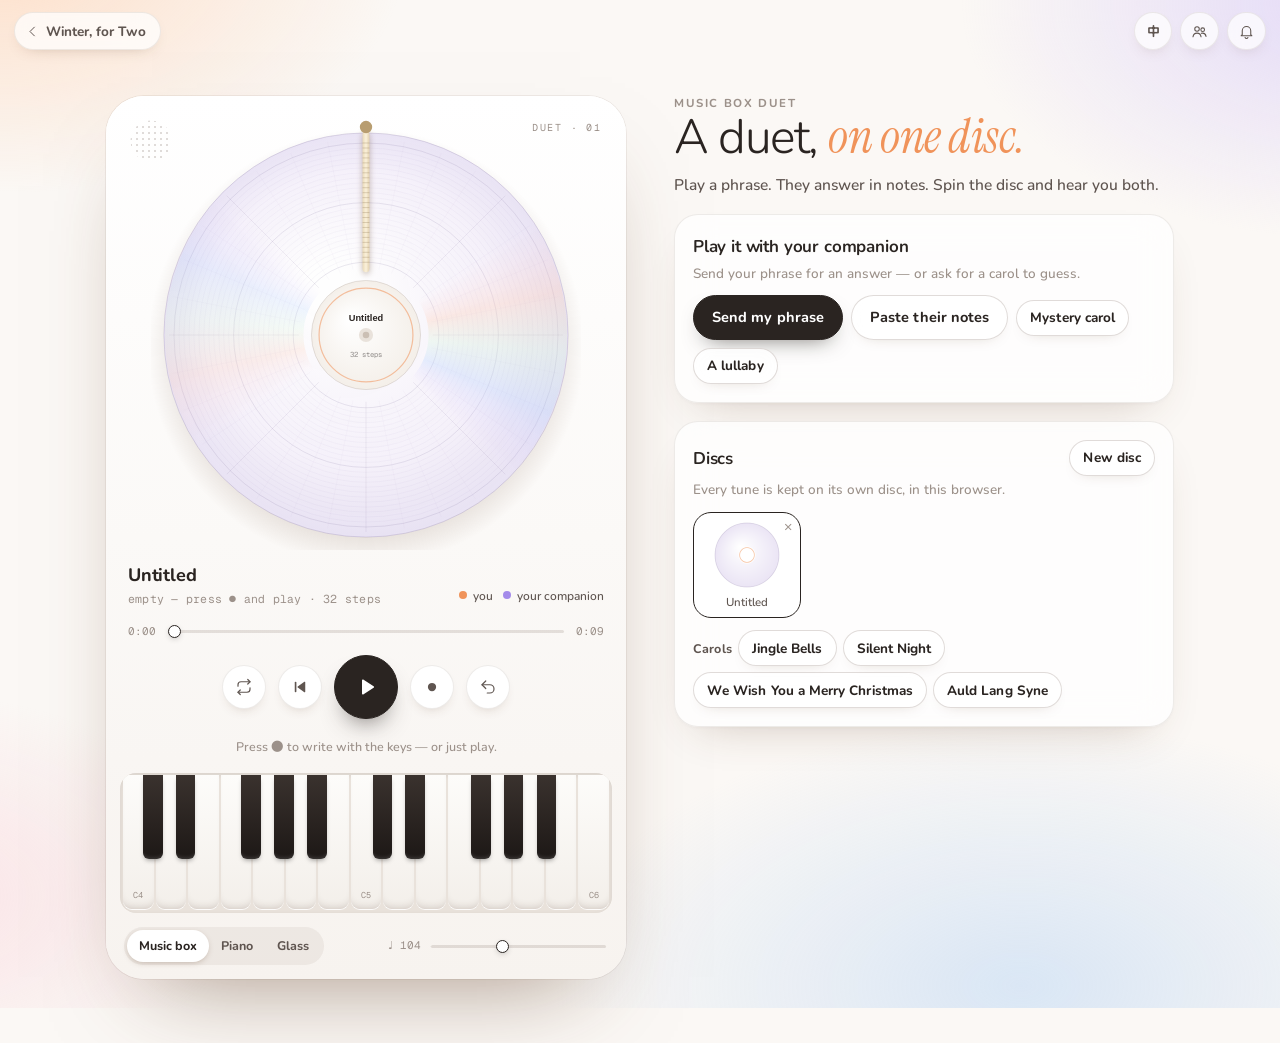
<file: music-box/index.html>
<!doctype html>
<html lang="en">
<head>
<meta charset="utf-8">
<meta name="viewport" content="width=device-width,initial-scale=1,viewport-fit=cover">
<title>Music Box Duet · Winter, for Two</title>
<meta name="description" content="A little disc music box for two. Play a phrase on the keys; your AI companion answers in notes; the disc plays you both.">
<meta name="theme-color" content="#fbf8f5">
<link rel="icon" href="data:image/svg+xml,%3Csvg xmlns='http://www.w3.org/2000/svg' viewBox='0 0 100 100'%3E%3Ctext y='.9em' font-size='90'%3E🎶%3C/text%3E%3C/svg%3E">
<link rel="preconnect" href="https://fonts.googleapis.com">
<link rel="preconnect" href="https://fonts.gstatic.com" crossorigin>
<link rel="stylesheet" href="https://fonts.googleapis.com/css2?family=Plus+Jakarta+Sans:ital,wght@0,300..700;1,300..500&family=Instrument+Serif:ital@0;1&family=Geist+Mono:wght@400;500&display=swap">
<link rel="stylesheet" href="https://fonts.googleapis.com/css2?family=Chiron+GoRound+TC:wght@300..600&family=LXGW+WenKai+TC:wght@300;400&display=swap">
<style data-shared="base.css">
/* Winter, for Two — shared styles. Light, modern, delicate.
   Source of truth for the block inlined into every page by tools/inline-shared.py.
   Edit here, then run:  python3 tools/inline-shared.py */
:root{
  --bg:#fbf8f5;
  --bg-2:#f4eee8;
  --surface:rgba(255,255,255,.74);
  --solid:#ffffff;
  --line:rgba(70,45,30,.09);
  --line-2:rgba(70,45,30,.17);
  --ink:#2a2421;
  --ink-2:#5f5550;
  --ink-3:#9c918a;
  --me:#f0935a;         /* the human: apricot */
  --me-soft:#fde8da;
  --them:#a48bea;       /* the companion: lilac */
  --them-soft:#eee8fc;
  --accent:#f0935a;
  --sky:#8fb9ea;
  --mint:#7fcbb0;
  --butter:#f6d488;
  --blush:#f5c6cc;
  --sans:"Plus Jakarta Sans","Chiron GoRound TC","PingFang TC","Noto Sans TC",system-ui,-apple-system,"Segoe UI",sans-serif;
  --serif:"Instrument Serif","LXGW WenKai TC",Georgia,serif;
  --hand:"Caveat","LXGW WenKai TC","Kaiti TC",cursive;
  --mono:"Geist Mono",ui-monospace,"SF Mono",Menlo,monospace;
  --r:24px;
  --shadow:0 20px 44px -26px rgba(90,55,30,.30),0 2px 6px -3px rgba(90,55,30,.08);
  color-scheme:light;
}
html[lang^="zh"]{--serif:"LXGW WenKai TC","Instrument Serif",Georgia,serif}
*{box-sizing:border-box}
html{-webkit-text-size-adjust:100%;text-size-adjust:100%;overflow-x:hidden;overflow-x:clip}
html,body{margin:0}
body{min-height:100vh;min-height:100dvh;background:var(--bg);color:var(--ink);font-family:var(--sans);font-size:16px;line-height:1.55;font-weight:400;
  -webkit-font-smoothing:antialiased;-moz-osx-font-smoothing:grayscale;-webkit-tap-highlight-color:transparent;overflow-x:hidden;overflow-x:clip}
/* soft light in the corners */
body::before{content:"";position:fixed;inset:-12%;z-index:-1;pointer-events:none;
  background:radial-gradient(36% 30% at 10% 6%,rgba(255,204,168,.55),transparent 70%),radial-gradient(34% 30% at 94% 10%,rgba(206,190,250,.5),transparent 70%),
    radial-gradient(42% 34% at 74% 98%,rgba(172,206,245,.42),transparent 70%),radial-gradient(30% 26% at 4% 90%,rgba(250,198,210,.42),transparent 70%)}
body.plain::before{display:none}
button,input,textarea,select{font:inherit;color:inherit}
a{color:inherit}
img,svg,canvas{display:block}
::selection{background:rgba(240,147,90,.25)}
:focus-visible{outline:2px solid var(--accent);outline-offset:3px;border-radius:12px}
[hidden]{display:none!important}
.sr-only{position:absolute!important;width:1px;height:1px;padding:0;margin:-1px;overflow:hidden;clip:rect(0,0,0,0);white-space:nowrap;border:0}

/* ---------- type ---------- */
.eyebrow{font-size:11.5px;line-height:1.2;letter-spacing:.14em;text-transform:uppercase;color:var(--ink-3);font-weight:600;margin:0}
html[lang^="zh"] .eyebrow{letter-spacing:.2em;font-size:12.5px}
.display{font-family:var(--sans);font-weight:300;letter-spacing:-.03em;line-height:1.05;margin:0;color:var(--ink)}
.display em{font-family:var(--serif);font-style:italic;font-weight:400;letter-spacing:-.01em;color:var(--accent)}
html[lang^="zh"] .display{font-family:"LXGW WenKai TC",var(--sans);font-weight:400;letter-spacing:.02em;line-height:1.2}
html[lang^="zh"] .display em{font-style:normal}
.lede{color:var(--ink-2);font-size:15.5px;line-height:1.55;margin:10px 0 0;font-weight:400}
.muted{color:var(--ink-3)}
.hand{font-family:var(--hand)}

/* ---------- top bar ---------- */
.w4-top{position:fixed;inset:0 0 auto 0;z-index:60;display:flex;align-items:center;gap:8px;padding:12px 14px;padding-top:max(12px,env(safe-area-inset-top));pointer-events:none}
.w4-top>*{pointer-events:auto}
.w4-home{display:inline-flex;align-items:center;gap:6px;text-decoration:none;color:var(--ink-2);font-size:13.5px;font-weight:600;height:38px;padding:0 14px 0 10px;border-radius:999px;
  background:rgba(255,255,255,.72);border:1px solid var(--line);box-shadow:0 6px 16px -10px rgba(90,55,30,.35);-webkit-backdrop-filter:blur(14px);backdrop-filter:blur(14px);transition:color .2s,border-color .2s}
.w4-home:hover{color:var(--ink);border-color:var(--line-2)}
.w4-home svg{width:15px;height:15px}
.w4-spacer{flex:1}
.w4-icon{min-width:38px;height:38px;flex:none;border-radius:999px;border:1px solid var(--line);background:rgba(255,255,255,.72);box-shadow:0 6px 16px -10px rgba(90,55,30,.35);
  -webkit-backdrop-filter:blur(14px);backdrop-filter:blur(14px);display:grid;place-items:center;cursor:pointer;color:var(--ink-2);padding:0 10px;font-size:13px;font-weight:700;transition:color .2s,border-color .2s}
.w4-icon:hover{color:var(--ink);border-color:var(--line-2)}
.w4-icon svg{width:17px;height:17px}
.w4-icon[aria-pressed="false"]{color:var(--ink-3)}
.w4-icon[aria-pressed="false"] .on{display:none}
.w4-icon[aria-pressed="true"] .off{display:none}

/* ---------- buttons ---------- */
.btn{appearance:none;-webkit-appearance:none;border:1px solid var(--line-2);background:rgba(255,255,255,.82);color:var(--ink);min-height:44px;padding:10px 18px;border-radius:999px;
  font-size:14.5px;font-weight:600;letter-spacing:.005em;cursor:pointer;display:inline-flex;align-items:center;justify-content:center;gap:8px;text-decoration:none;white-space:nowrap;
  box-shadow:0 6px 16px -12px rgba(90,55,30,.35);transition:transform .15s ease,background .2s,border-color .2s,opacity .2s,box-shadow .2s;-webkit-backdrop-filter:blur(10px);backdrop-filter:blur(10px)}
.btn:hover{background:#fff;border-color:rgba(70,45,30,.26)}
.btn:active{transform:scale(.97)}
.btn svg{width:17px;height:17px;flex:none}
.btn.primary{background:var(--ink);color:#fff;border-color:var(--ink);box-shadow:0 10px 22px -12px rgba(42,36,33,.7)}
.btn.primary:hover{background:#3a322e}
.btn.soft{background:var(--me-soft);border-color:transparent;color:#a4532a}
.btn.soft.them{background:var(--them-soft);color:#6a4fc4}
.btn.ghost{background:transparent;border-color:transparent;box-shadow:none;-webkit-backdrop-filter:none;backdrop-filter:none;color:var(--ink-2)}
.btn.ghost:hover{background:rgba(70,45,30,.05)}
.btn.small{min-height:36px;padding:6px 13px;font-size:13.5px}
.btn.round{width:44px;padding:0}
.btn.small.round{width:36px}
.btn:disabled,.btn[aria-disabled="true"]{opacity:.38;pointer-events:none}
.link{background:none;border:0;padding:0;color:var(--accent);font-weight:600;cursor:pointer;font-size:13.5px}

.row{display:flex;align-items:center;gap:10px;flex-wrap:wrap}
.row.end{justify-content:flex-end}
.row.center{justify-content:center}
.stack{display:flex;flex-direction:column;gap:12px}
.spacer{flex:1}

/* ---------- fields ---------- */
.field{display:flex;flex-direction:column;gap:7px;min-width:0}
.field>label,.label{font-size:12.5px;font-weight:600;color:var(--ink-2);letter-spacing:.01em}
.field .sub,.label .sub{font-weight:400;color:var(--ink-3)}
.input{width:100%;background:rgba(255,255,255,.9);border:1px solid var(--line-2);border-radius:14px;padding:11px 14px;font-size:16px;outline:none;transition:border-color .2s,box-shadow .2s;color:var(--ink)}
.input::placeholder{color:#b9aea6}
.input:focus{border-color:rgba(240,147,90,.7);box-shadow:0 0 0 4px rgba(240,147,90,.13)}
textarea.input{resize:vertical;min-height:90px;line-height:1.5;display:block}
.count{font-size:12px;color:var(--ink-3);text-align:right;font-variant-numeric:tabular-nums;font-family:var(--mono)}
.swatches{display:flex;flex-wrap:wrap;gap:10px}
.swatch{width:34px;height:34px;border-radius:50%;border:2px solid #fff;cursor:pointer;padding:0;position:relative;background-size:cover;box-shadow:0 0 0 1px var(--line-2),0 4px 10px -6px rgba(90,55,30,.4);transition:transform .15s,box-shadow .2s;flex:none}
.swatch:hover{transform:scale(1.08)}
.swatch[aria-checked="true"]{box-shadow:0 0 0 2px var(--ink),0 4px 10px -6px rgba(90,55,30,.4)}

/* ---------- panels ---------- */
.panel{background:var(--surface);border:1px solid var(--line);border-radius:var(--r);box-shadow:var(--shadow);-webkit-backdrop-filter:blur(18px);backdrop-filter:blur(18px)}
.panel h2{font-weight:500;font-size:17px;letter-spacing:-.01em;margin:0}
.panel .sub{color:var(--ink-3);font-size:13.5px;margin:3px 0 12px}

/* ---------- sheets (dialogs) ---------- */
dialog.w4-sheet{border:0;padding:0;margin:auto;background:transparent;color:var(--ink);max-width:min(540px,calc(100vw - 24px));width:100%;max-height:calc(100dvh - 24px);overflow:visible}
dialog.w4-sheet::backdrop{background:rgba(60,40,30,.22);-webkit-backdrop-filter:blur(6px);backdrop-filter:blur(6px)}
dialog.w4-sheet[open]{animation:w4-rise .34s cubic-bezier(.2,.9,.3,1.12)}
.w4-sheet-in{background:#fff;border:1px solid var(--line);border-radius:28px;padding:22px 20px 18px;box-shadow:0 40px 90px -36px rgba(70,40,20,.45);max-height:calc(100dvh - 24px);overflow:auto;display:flex;flex-direction:column;gap:14px}
.w4-sheet-in h3{font-weight:500;font-size:21px;letter-spacing:-.015em;line-height:1.2;margin:0}
.w4-sheet-in p{margin:0}
.w4-sheet-in textarea.input{min-height:170px;font-size:14.5px;background:var(--bg)}
.w4-sheet .tip{font-size:13.5px;color:var(--ink-3);line-height:1.5}
.w4-sheet .tip b{color:var(--ink-2);font-weight:600}
.w4-sheet .err{font-size:13.5px;color:#c4523a}
@keyframes w4-rise{from{opacity:0;transform:translateY(16px) scale(.985)}to{opacity:1;transform:none}}

/* ---------- toast ---------- */
.w4-toast{position:fixed;left:50%;bottom:calc(22px + env(safe-area-inset-bottom));transform:translate(-50%,14px);opacity:0;z-index:120;background:var(--ink);color:#fff;padding:11px 18px;border-radius:999px;font-size:14px;font-weight:600;
  box-shadow:0 16px 36px -14px rgba(42,36,33,.6);pointer-events:none;transition:opacity .25s,transform .3s cubic-bezier(.2,.9,.3,1.2);max-width:calc(100vw - 32px);text-align:center}
.w4-toast.show{opacity:1;transform:translate(-50%,0)}

/* a gentle "look here" */
.pulse{animation:w4-pulse 2.4s ease-in-out infinite}
@keyframes w4-pulse{0%,100%{box-shadow:0 0 0 0 rgba(240,147,90,0)}50%{box-shadow:0 0 0 7px rgba(240,147,90,.18)}}

/* ---------- the two voices ---------- */
.bridge{display:flex;flex-wrap:wrap;gap:8px;align-items:center}
.who-me{color:var(--me)}
.who-them{color:var(--them)}
.dot{display:inline-block;width:8px;height:8px;border-radius:50%;vertical-align:1px;margin-right:6px}
.dot.me{background:var(--me)}.dot.them{background:var(--them)}

@media (prefers-reduced-motion:reduce){
  *,*::before,*::after{animation-duration:.01ms!important;animation-iteration-count:1!important;transition-duration:.01ms!important;scroll-behavior:auto!important}
}
</style>
<style>
  .wrap{max-width:1100px;margin:0 auto;padding:74px 16px 64px;display:grid;gap:18px;grid-template-columns:minmax(0,1fr);grid-template-areas:"head" "player" "bridge" "lib"}
  .head{grid-area:head}.player{grid-area:player}.bridge-card{grid-area:bridge}.lib{grid-area:lib}
  @media (min-width:980px){ .wrap{grid-template-columns:minmax(0,520px) minmax(0,1fr);column-gap:48px;grid-template-areas:"player head" "player bridge" "player lib" "player .";grid-template-rows:auto auto auto 1fr;padding-top:96px} }
  .head h1{font-size:clamp(32px,8vw,48px)}
  /* the instrument */
  .player{position:relative;border-radius:38px;padding:16px 14px 14px;background:linear-gradient(180deg,#ffffff 0%,#f7f3ef 100%);
    box-shadow:0 44px 90px -46px rgba(90,55,30,.55),0 1px 0 rgba(255,255,255,1) inset,0 0 0 1px rgba(70,45,30,.07);display:flex;flex-direction:column;gap:12px;align-self:start}
  .player::before{content:"";position:absolute;left:22px;top:22px;width:46px;height:46px;border-radius:50%;opacity:.55;pointer-events:none;
    background-image:radial-gradient(circle,rgba(70,45,30,.3) 1.1px,transparent 1.5px);background-size:6px 6px;
    -webkit-mask-image:radial-gradient(circle,#000 62%,transparent 64%);mask-image:radial-gradient(circle,#000 62%,transparent 64%)}
  .brand{position:absolute;right:24px;top:24px;font-family:var(--mono);font-size:10px;letter-spacing:.18em;color:var(--ink-3);text-transform:uppercase}
  .deck{display:grid;place-items:center;padding-top:8px}
  #disc{width:min(84vw,430px);aspect-ratio:1;touch-action:none;cursor:grab}
  #disc:active{cursor:grabbing}
  .track{display:flex;align-items:flex-end;justify-content:space-between;gap:12px;padding:2px 8px 0}
  .track .t{font-size:18px;font-weight:600;letter-spacing:-.01em;line-height:1.25;word-break:break-word;cursor:text}
  html[lang^="zh"] .track .t{font-family:"LXGW WenKai TC",var(--sans);font-weight:400;font-size:19px}
  .track .m{font-family:var(--mono);font-size:11.5px;color:var(--ink-3);margin-top:3px;letter-spacing:.02em}
  .legend{display:flex;gap:10px;font-size:12px;color:var(--ink-2);white-space:nowrap;padding-bottom:2px}
  .seek{display:flex;align-items:center;gap:10px;padding:0 8px;font-family:var(--mono);font-size:11px;color:var(--ink-3)}
  input[type=range]{-webkit-appearance:none;appearance:none;background:transparent;height:20px;flex:1;cursor:pointer}
  input[type=range]::-webkit-slider-runnable-track{height:3px;border-radius:3px;background:linear-gradient(90deg,var(--ink) var(--fill,0%),rgba(70,45,30,.13) var(--fill,0%))}
  input[type=range]::-moz-range-track{height:3px;border-radius:3px;background:rgba(70,45,30,.13)}
  input[type=range]::-moz-range-progress{height:3px;border-radius:3px;background:var(--ink)}
  input[type=range]::-webkit-slider-thumb{-webkit-appearance:none;width:13px;height:13px;border-radius:50%;background:#fff;border:1.5px solid var(--ink);margin-top:-5px;box-shadow:0 2px 6px -2px rgba(0,0,0,.3)}
  input[type=range]::-moz-range-thumb{width:12px;height:12px;border-radius:50%;background:#fff;border:1.5px solid var(--ink)}
  .transport{display:flex;align-items:center;justify-content:center;gap:12px}
  .tb{width:44px;height:44px;border-radius:50%;border:1px solid var(--line);background:#fff;display:grid;place-items:center;cursor:pointer;color:var(--ink-2);padding:0;box-shadow:0 6px 14px -10px rgba(90,55,30,.45);transition:transform .15s,color .2s,background .2s,border-color .2s}
  .tb:hover{color:var(--ink)}
  .tb:active{transform:scale(.94)}
  .tb svg{width:18px;height:18px}
  .tb.big{width:64px;height:64px;background:var(--ink);color:#fff;border-color:var(--ink);box-shadow:0 14px 26px -14px rgba(42,36,33,.8)}
  .tb.big svg{width:24px;height:24px}
  .tb[aria-pressed="true"]{color:var(--accent);border-color:rgba(240,147,90,.5);background:var(--me-soft)}
  .tb.rec[aria-pressed="true"]{color:#fff;background:var(--accent);border-color:var(--accent)}
  .tb.rec[aria-pressed="true"] .dotrec{animation:blink 1.2s ease-in-out infinite}
  @keyframes blink{50%{opacity:.35}}
  .writebar{display:flex;align-items:center;justify-content:center;gap:8px;font-size:12.5px;color:var(--ink-3);min-height:30px;text-align:center}
  .writebar .btn{min-height:30px;padding:4px 12px;font-size:12.5px}
  /* the keys */
  .keys{position:relative;height:118px;display:flex;border-radius:16px;overflow:hidden;background:#e9e2db;padding:2px 2px 4px;box-shadow:inset 0 2px 6px rgba(0,0,0,.08);touch-action:none;user-select:none;-webkit-user-select:none}
  @media (min-width:600px){ .keys{height:140px} }
  .k{position:relative;flex:1;margin:0 1px;border-radius:0 0 9px 9px;background:linear-gradient(180deg,#fdfcfa,#f3efea);box-shadow:inset 0 -7px 8px -7px rgba(70,45,30,.25),0 1px 0 rgba(255,255,255,.9);cursor:pointer;transition:background .12s,transform .08s}
  .k span{position:absolute;left:0;right:0;bottom:7px;text-align:center;font-family:var(--mono);font-size:8.5px;color:var(--ink-3);pointer-events:none}
  .k.down{transform:translateY(1px);background:linear-gradient(180deg,#fff,#f6e7dc)}
  .k.me{background:linear-gradient(180deg,#fff7f1,#f9cdae)}
  .k.them{background:linear-gradient(180deg,#f9f6ff,#d9ccfa)}
  .bk{position:absolute;top:2px;height:60%;border-radius:0 0 6px 6px;background:linear-gradient(180deg,#3a322e,#1d1816);box-shadow:inset 0 -4px 4px -3px rgba(255,255,255,.18),0 3px 5px -2px rgba(0,0,0,.4);cursor:pointer;z-index:2;transition:background .12s}
  .bk.down{background:linear-gradient(180deg,#4a3f3a,#2a2320)}
  .bk.me{background:linear-gradient(180deg,#f7ad7d,#d9733c)}
  .bk.them{background:linear-gradient(180deg,#bba6f4,#8a6ce0)}
  .knobs{display:flex;align-items:center;justify-content:space-between;gap:12px;flex-wrap:wrap;padding:2px 4px 0}
  .seg{display:inline-flex;background:rgba(70,45,30,.06);border-radius:999px;padding:3px}
  .seg button{appearance:none;border:0;background:transparent;border-radius:999px;padding:6px 12px;font-size:12.5px;font-weight:600;color:var(--ink-2);cursor:pointer}
  .seg button[aria-checked="true"]{background:#fff;color:var(--ink);box-shadow:0 2px 6px -2px rgba(90,55,30,.35)}
  .tempo{display:flex;align-items:center;gap:8px;font-family:var(--mono);font-size:11px;color:var(--ink-3);min-width:150px;flex:1;max-width:220px}
  /* panels */
  .bridge-card,.lib{padding:18px}
  .guess{margin-top:12px;padding-top:12px;border-top:1px dashed var(--line-2);display:grid;gap:8px}
  .guess .row{flex-wrap:nowrap}.guess .input{flex:1}
  .discs{display:grid;grid-template-columns:repeat(auto-fill,minmax(92px,1fr));gap:10px}
  .disc-btn{appearance:none;border:1px solid var(--line);background:rgba(255,255,255,.7);border-radius:18px;padding:8px;cursor:pointer;display:flex;flex-direction:column;align-items:center;gap:6px;text-align:center;transition:transform .2s,border-color .2s;position:relative}
  .disc-btn:hover{transform:translateY(-2px);border-color:var(--line-2)}
  .disc-btn[aria-current="true"]{border-color:var(--ink)}
  .disc-btn canvas{width:68px;height:68px}
  .disc-btn span{font-size:11.5px;line-height:1.25;color:var(--ink-2);display:-webkit-box;-webkit-line-clamp:2;-webkit-box-orient:vertical;overflow:hidden}
  .disc-btn .x{position:absolute;top:4px;right:6px;font-size:14px;color:var(--ink-3);cursor:pointer;padding:2px;line-height:1}
  .samples{display:flex;flex-wrap:wrap;gap:6px;margin-top:12px;align-items:center}
</style>
</head>
<body>
<main class="wrap">
  <header class="head">
    <p class="eyebrow" data-i18n="eyebrow"></p>
    <h1 class="display" data-i18n="h1"></h1>
    <p class="lede" data-i18n="lede"></p>
  </header>

  <section class="player" data-i18n-aria="eyebrow">
    <span class="brand">duet · 01</span>
    <div class="deck"><canvas id="disc" role="img" data-i18n-aria="discAria"></canvas></div>
    <div class="track">
      <div><div class="t" id="tTitle" data-i18n-title="rename"></div><div class="m" id="tMeta"></div></div>
      <div class="legend"><span><i class="dot me"></i><span id="lgMe"></span></span><span><i class="dot them"></i><span id="lgThem"></span></span></div>
    </div>
    <div class="seek"><span id="tNow">0:00</span><input type="range" id="seek" min="0" max="32" step="0.01" value="0" data-i18n-aria="seekAria"><span id="tLen">0:00</span></div>
    <div class="transport">
      <button class="tb" id="loop" type="button" aria-pressed="false" data-i18n-aria="loopAria" data-i18n-title="loopAria"><svg viewBox="0 0 24 24" fill="none" stroke="currentColor" stroke-width="1.6" stroke-linecap="round" stroke-linejoin="round"><path d="M17 2l3 3-3 3"/><path d="M4 11V9a4 4 0 0 1 4-4h12"/><path d="M7 22l-3-3 3-3"/><path d="M20 13v2a4 4 0 0 1-4 4H4"/></svg></button>
      <button class="tb" id="back" type="button" data-i18n-aria="backAria" data-i18n-title="backAria"><svg viewBox="0 0 24 24" fill="currentColor"><rect x="5" y="5" width="2.2" height="14" rx="1"/><path d="M19 5.8v12.4a.8.8 0 0 1-1.2.7L9 12.7a.8.8 0 0 1 0-1.4l8.8-6.2a.8.8 0 0 1 1.2.7z"/></svg></button>
      <button class="tb big" id="play" type="button" data-i18n-aria="playAria"><svg viewBox="0 0 24 24" fill="currentColor" id="playIcon"><path d="M8 5.6v12.8c0 .8.9 1.3 1.6.8l10-6.4c.6-.4.6-1.2 0-1.6l-10-6.4c-.7-.5-1.6 0-1.6.8z"/></svg></button>
      <button class="tb rec" id="rec" type="button" aria-pressed="false" data-i18n-aria="recAria" data-i18n-title="recAria"><svg viewBox="0 0 24 24"><circle class="dotrec" cx="12" cy="12" r="5.5" fill="currentColor"/></svg></button>
      <button class="tb" id="undo" type="button" data-i18n-aria="undoAria" data-i18n-title="undoAria"><svg viewBox="0 0 24 24" fill="none" stroke="currentColor" stroke-width="1.6" stroke-linecap="round" stroke-linejoin="round"><path d="M9 14L4 9l5-5"/><path d="M4 9h10.5a5.5 5.5 0 0 1 0 11H11"/></svg></button>
    </div>
    <div class="writebar" id="writebar"></div>
    <div class="keys" id="keys" role="group" data-i18n-aria="keysAria"></div>
    <div class="knobs">
      <div class="seg" id="inst" role="radiogroup" data-i18n-aria="instAria"></div>
      <label class="tempo"><span id="bpm">♩ 104</span><input type="range" id="tempo" min="60" max="170" value="104" data-i18n-aria="tempoAria"></label>
    </div>
  </section>

  <section class="panel bridge-card" aria-labelledby="bTitle">
    <h2 id="bTitle"></h2>
    <p class="sub" data-i18n="bridgeSub"></p>
    <div class="bridge">
      <button class="btn primary" id="askAnswer" type="button" data-i18n="askAnswer"></button>
      <button class="btn" id="paste" type="button"></button>
      <button class="btn small" id="askMystery" type="button" data-i18n="askMystery"></button>
      <button class="btn small" id="askLullaby" type="button" data-i18n="askLullaby"></button>
    </div>
    <div class="guess" id="guess" hidden>
      <label class="label" for="guessIn" data-i18n="guessLabel"></label>
      <div class="row"><input class="input" id="guessIn" maxlength="80" data-i18n-ph="guessPh"><button class="btn primary" id="guessGo" type="button" data-i18n="guessGo"></button></div>
    </div>
  </section>

  <section class="panel lib" aria-labelledby="libTitle">
    <div class="row"><h2 id="libTitle" data-i18n="libTitle"></h2><span class="spacer"></span><button class="btn small" id="newDisc" type="button" data-i18n="newDisc"></button></div>
    <p class="sub" data-i18n="libSub"></p>
    <div class="discs" id="discs"></div>
    <div class="samples" id="samples"></div>
  </section>
</main>

<script data-shared="bridge.js">
/* Winter, for Two — the bridge.
   You play with your hands; your companion plays with words. These helpers carry
   words across: an invitation you copy to your companion, their reply pasted back
   in (read forgivingly), and a few things kept in this browser. English and
   繁體中文. No dependencies, no servers, no tracking.
   Source of truth for the block inlined into every page by tools/inline-shared.py.
   Edit here, then run:  python3 tools/inline-shared.py */
(function(){
'use strict';
const W4 = window.W4 = {};
const NS = 'w4t:';

/* ---------- storage: never throws (private windows, blocked storage) ---------- */
W4.store = {
  get(k, d){ try{ const v = localStorage.getItem(NS + k); return v === null ? d : JSON.parse(v); }catch(e){ return d; } },
  set(k, v){ try{ localStorage.setItem(NS + k, JSON.stringify(v)); return true; }catch(e){ return false; } },
  del(k){ try{ localStorage.removeItem(NS + k); }catch(e){} }
};

/* ---------- language ---------- */
W4.lang = (function(){
  let p = null;
  try{ p = new URLSearchParams(location.hash.slice(1)).get('lang') || new URLSearchParams(location.search).get('lang'); }catch(e){}
  if(p === 'zh' || p === 'en'){ W4.store.set('lang', p); return p; }
  const s = W4.store.get('lang', null);
  if(s === 'zh' || s === 'en') return s;
  return /^zh/i.test(navigator.language || '') ? 'zh' : 'en';
})();
W4.zh = W4.lang === 'zh';
document.documentElement.lang = W4.zh ? 'zh-Hant' : 'en';
const DICT = { en: {}, zh: {} };
W4.i18n = function(d){ for(const l in d){ DICT[l] = Object.assign(DICT[l] || {}, d[l]); } if(document.readyState !== 'loading') W4.applyI18n(); };
W4.t = function(key, vars){
  let s = DICT[W4.lang][key]; if(s === undefined) s = DICT.en[key]; if(s === undefined) return key;
  if(typeof s === 'function') return s(vars || {});
  return vars ? String(s).replace(/\{(\w+)\}/g, (_, k) => (vars[k] == null ? '' : vars[k])) : s;
};
/* pick the right string from an { en, zh } pair */
W4.L = o => (o && typeof o === 'object' && ('en' in o || 'zh' in o)) ? (o[W4.lang] != null ? o[W4.lang] : o.en) : o;
W4.applyI18n = function(root){
  const r = root || document;
  r.querySelectorAll('[data-i18n]').forEach(el => { el.innerHTML = W4.t(el.dataset.i18n); });
  r.querySelectorAll('[data-i18n-ph]').forEach(el => { el.placeholder = W4.t(el.dataset.i18nPh); });
  r.querySelectorAll('[data-i18n-aria]').forEach(el => { el.setAttribute('aria-label', W4.t(el.dataset.i18nAria)); });
  r.querySelectorAll('[data-i18n-title]').forEach(el => { el.title = W4.t(el.dataset.i18nTitle); });
};
W4.setLang = l => { W4.store.set('lang', l); location.reload(); };

W4.i18n({
  en: { site: 'Winter, for Two', who: 'Who’s playing', namesTitle: 'Two names, that’s all', namesTip: 'Used for labels and messages. Stays in this browser.',
    you: 'You', companion: 'Your companion', yourName: 'your name', theirName: 'their name', cancel: 'Cancel', save: 'Save', close: 'Close', copy: 'Copy', share: 'Share…',
    sendTitle: 'Send this to {them}', sendTip: 'Paste it into your chat. Change any words first — it’s your voice.', copied: 'Copied — paste it to {them} ✦', copyBlocked: 'Copying was blocked — select the text and copy it',
    receiveTitle: 'Paste {their} reply', receiveTip: 'Paste their whole message. Extra words are fine.', pasteClip: 'Paste from clipboard', clipEmpty: 'The clipboard is empty',
    clipDenied: 'Not allowed — long-press the box and paste', open: 'Open it', fromThem: 'From {them}', forThem: 'For {them}', sound: 'Sound', langBtn: '中', langName: '中文',
    meDefault: 'you', themDefault: 'your companion', ThemDefault: 'Your companion', imageFail: 'Couldn’t make the image' },
  zh: { site: '兩個人的冬天', who: '誰在玩', namesTitle: '兩個名字就好', namesTip: '只用來寫標籤和訊息，只存在這個瀏覽器。',
    you: '你', companion: '你的 AI 夥伴', yourName: '你的名字', theirName: '對方的名字', cancel: '取消', save: '儲存', close: '關閉', copy: '複製', share: '分享…',
    sendTitle: '傳給{them}', sendTip: '貼到你們的對話裡。想改哪個字都可以——這是你的語氣。', copied: '已複製，貼給{them}吧 ✦', copyBlocked: '瀏覽器擋住了複製——請選取文字後自行複製',
    receiveTitle: '貼上{their}回覆', receiveTip: '整段貼上就好，多出來的字沒關係。', pasteClip: '從剪貼簿貼上', clipEmpty: '剪貼簿是空的',
    clipDenied: '瀏覽器不允許——請長按輸入框貼上', open: '打開', fromThem: '來自{them}', forThem: '給{them}', sound: '聲音', langBtn: 'EN', langName: 'English',
    meDefault: '你', themDefault: '對方', ThemDefault: '對方', imageFail: '圖片做不出來' }
});

/* ---------- small helpers ---------- */
W4.$ = (s, r) => (r || document).querySelector(s);
W4.$$ = (s, r) => Array.from((r || document).querySelectorAll(s));
W4.esc = s => String(s == null ? '' : s).replace(/[&<>"']/g, c => ({'&':'&amp;','<':'&lt;','>':'&gt;','"':'&quot;',"'":'&#39;'}[c]));
W4.cap = s => s ? s.charAt(0).toUpperCase() + s.slice(1) : s;
W4.poss = s => W4.zh ? s + '的' : s + '’s';
W4.clamp = (v, a, b) => Math.max(a, Math.min(b, v));
W4.reduced = !!(window.matchMedia && matchMedia('(prefers-reduced-motion: reduce)').matches);
W4.coarse = !!(window.matchMedia && matchMedia('(pointer: coarse)').matches);
W4.date = d => new Date(d || Date.now()).toLocaleDateString(W4.zh ? 'zh-Hant' : undefined, { day:'numeric', month:'short', year:'numeric' });
W4.shortDate = d => new Date(d || Date.now()).toLocaleDateString(W4.zh ? 'zh-Hant' : undefined, { day:'numeric', month:'short' });
W4.uid = () => Date.now().toString(36) + Math.random().toString(36).slice(2, 7);
W4.pick = a => a[Math.floor(Math.random() * a.length)];
W4.here = () => location.href.split('#')[0].split('?')[0];

W4.games = {
  'window':    { path:'window/',     title:{ en:'The Other Side of the Glass', zh:'隔著玻璃' } },
  'snowflakes':{ path:'snowflakes/', title:{ en:'Snowflakes from Words',       zh:'字成雪花' } },
  'gifts':     { path:'gifts/',      title:{ en:'Impossible Gifts',            zh:'不可能的禮物' } },
  'music-box': { path:'music-box/',  title:{ en:'Music Box Duet',              zh:'音樂盒二重奏' } },
  'star-jar':  { path:'star-jar/',   title:{ en:'A Jar of Small Stars',        zh:'一罐小星星' } },
  'cracker':   { path:'cracker/',    title:{ en:'Pull a Cracker',              zh:'聖誕拉炮' } }
};

/* ---------- names ---------- */
W4.names = function(){
  const me = String(W4.store.get('me', '') || '').trim();
  const them = String(W4.store.get('them', '') || '').trim();
  return { me: me || W4.t('meDefault'), them: them || W4.t('themDefault'), Them: them || W4.t('ThemDefault'), meName: me, themName: them,
    their: them ? W4.poss(them) : (W4.zh ? '對方的' : 'their') };
};
W4.onNames = cb => document.addEventListener('w4:names', cb);
W4.editNames = function(onDone){
  const n = W4.names();
  const d = W4.sheet(`<div class="w4-sheet-in">
    <p class="eyebrow">${W4.t('who')}</p>
    <h3>${W4.t('namesTitle')}</h3>
    <p class="tip">${W4.t('namesTip')}</p>
    <div class="field"><label for="w4-me">${W4.t('you')}</label><input id="w4-me" class="input" maxlength="24" autocomplete="nickname" placeholder="${W4.t('yourName')}"></div>
    <div class="field"><label for="w4-them">${W4.t('companion')}</label><input id="w4-them" class="input" maxlength="24" autocomplete="off" placeholder="${W4.t('theirName')}"></div>
    <div class="row end"><button class="btn ghost" data-a="close">${W4.t('cancel')}</button><button class="btn primary" data-a="save">${W4.t('save')}</button></div>
  </div>`);
  const me = d.querySelector('#w4-me'), them = d.querySelector('#w4-them');
  me.value = n.meName; them.value = n.themName;
  d.querySelector('[data-a="save"]').onclick = () => {
    W4.store.set('me', me.value.trim()); W4.store.set('them', them.value.trim());
    d.done(); document.dispatchEvent(new CustomEvent('w4:names'));
    if(onDone) onDone();
  };
  return d;
};

/* ---------- toast ---------- */
let toastEl = null, toastTimer = 0;
W4.toast = function(msg, ms){
  if(!toastEl){
    toastEl = document.createElement('div');
    toastEl.className = 'w4-toast'; toastEl.setAttribute('role', 'status'); toastEl.setAttribute('aria-live', 'polite');
    document.body.appendChild(toastEl);
  }
  toastEl.textContent = msg;
  requestAnimationFrame(() => toastEl.classList.add('show'));
  clearTimeout(toastTimer);
  toastTimer = setTimeout(() => toastEl.classList.remove('show'), ms || 2800);
};

/* ---------- sheets (modal dialogs) ---------- */
W4.sheet = function(html, cls){
  const d = document.createElement('dialog');
  d.className = 'w4-sheet' + (cls ? ' ' + cls : '');
  d.innerHTML = html;
  document.body.appendChild(d);
  let gone = false;
  const cleanup = () => { if(!gone){ gone = true; d.remove(); if(d.onDone) d.onDone(); } };
  d.done = () => { if(typeof d.close === 'function' && d.open) d.close(); else cleanup(); };
  d.addEventListener('close', () => setTimeout(cleanup, 30));
  d.addEventListener('click', e => {
    if(e.target === d) d.done();
    else if(e.target.closest('[data-a="close"]')) d.done();
  });
  if(typeof d.showModal === 'function') d.showModal();
  else { d.setAttribute('open', ''); d.style.cssText = 'position:fixed;inset:0;z-index:100;margin:auto'; }
  return d;
};

/* ---------- clipboard ---------- */
W4.copy = async function(text){
  try{
    if(navigator.clipboard && window.isSecureContext){ await navigator.clipboard.writeText(text); return true; }
  }catch(e){}
  try{
    const ta = document.createElement('textarea');
    ta.value = text; ta.setAttribute('readonly', '');
    ta.style.cssText = 'position:fixed;top:0;left:0;width:2px;height:2px;opacity:0;';
    (document.querySelector('dialog[open]') || document.body).appendChild(ta);
    ta.focus(); ta.select(); ta.setSelectionRange(0, text.length);
    const ok = document.execCommand('copy'); ta.remove(); return ok;
  }catch(e){ return false; }
};

/* Step 1 of the bridge: show the words you’re about to send, let you edit, copy. */
W4.send = function(text, opt){
  opt = opt || {};
  const n = W4.names();
  const d = W4.sheet(`<div class="w4-sheet-in">
    <p class="eyebrow">${W4.esc(opt.eyebrow || W4.t('forThem', { them: n.them }))}</p>
    <h3>${W4.esc(opt.title || W4.t('sendTitle', { them: n.them }))}</h3>
    <p class="tip">${opt.tip || W4.t('sendTip')}</p>
    <textarea class="input" spellcheck="false" aria-label="${W4.esc(W4.t('sendTitle', { them: n.them }))}"></textarea>
    <div class="row end">
      <button class="btn ghost" data-a="close">${W4.t('close')}</button>
      ${navigator.share && W4.coarse ? `<button class="btn" data-a="share">${W4.t('share')}</button>` : ''}
      <button class="btn primary" data-a="copy">${W4.t('copy')}</button>
    </div>
  </div>`);
  const ta = d.querySelector('textarea');
  ta.value = text;
  d.querySelector('[data-a="copy"]').onclick = async () => {
    const ok = await W4.copy(ta.value);
    if(ok){ d.done(); W4.toast(opt.copied || W4.t('copied', { them: n.them })); if(opt.onSent) opt.onSent(ta.value); }
    else { ta.focus(); ta.select(); W4.toast(W4.t('copyBlocked')); }
  };
  const sh = d.querySelector('[data-a="share"]');
  if(sh) sh.onclick = async () => {
    try{ await navigator.share({ text: ta.value }); d.done(); if(opt.onSent) opt.onSent(ta.value); }catch(e){}
  };
  return d;
};

/* Step 2 of the bridge: paste their reply back in. onText returns a string to show an error. */
W4.receive = function(opt){
  opt = opt || {};
  const n = W4.names();
  const canRead = !!(navigator.clipboard && navigator.clipboard.readText && window.isSecureContext);
  const d = W4.sheet(`<div class="w4-sheet-in">
    <p class="eyebrow">${W4.esc(W4.t('fromThem', { them: n.them }))}</p>
    <h3>${W4.esc(opt.title || W4.t('receiveTitle', { their: n.their }))}</h3>
    <p class="tip">${opt.tip || W4.t('receiveTip')}</p>
    <textarea class="input" spellcheck="false" placeholder="${W4.esc(opt.placeholder || '')}" aria-label="${W4.esc(W4.t('receiveTitle', { their: n.their }))}"></textarea>
    <p class="err" role="alert" hidden></p>
    <div class="row">
      ${canRead ? `<button class="btn small" data-a="clip">${W4.t('pasteClip')}</button>` : ''}
      <span class="spacer"></span>
      <button class="btn ghost" data-a="close">${W4.t('cancel')}</button>
      <button class="btn primary" data-a="go">${W4.esc(opt.go || W4.t('open'))}</button>
    </div>
  </div>`);
  const ta = d.querySelector('textarea'), err = d.querySelector('.err');
  const clip = d.querySelector('[data-a="clip"]');
  if(clip) clip.onclick = async () => {
    try{ const t = await navigator.clipboard.readText(); if(t && t.trim()) ta.value = t; else W4.toast(W4.t('clipEmpty')); }
    catch(e){ W4.toast(W4.t('clipDenied')); }
  };
  d.querySelector('[data-a="go"]').onclick = () => {
    const t = ta.value.trim();
    if(!t){ ta.focus(); return; }
    const res = opt.onText(t);
    if(typeof res === 'string'){ err.textContent = res; err.hidden = false; return; }
    d.done();
  };
  if(!W4.coarse) setTimeout(() => ta.focus(), 60);
  return d;
};

/* ---------- state in the URL (#hash is never sent to the server) ---------- */
W4.enc = function(obj){
  const b = new TextEncoder().encode(JSON.stringify(obj)); let s = '';
  for(let i = 0; i < b.length; i++) s += String.fromCharCode(b[i]);
  return btoa(s).replace(/\+/g, '-').replace(/\//g, '_').replace(/=+$/, '');
};
W4.dec = function(str){
  try{
    let s = String(str).replace(/-/g, '+').replace(/_/g, '/');
    while(s.length % 4) s += '=';
    const bin = atob(s), b = new Uint8Array(bin.length);
    for(let i = 0; i < bin.length; i++) b[i] = bin.charCodeAt(i);
    return JSON.parse(new TextDecoder().decode(b));
  }catch(e){ return null; }
};
W4.params = function(){
  const map = {};
  const add = (k, v) => { k = k.toLowerCase().trim(); (map[k] = map[k] || []).push(v); };
  try{ new URLSearchParams(location.search).forEach((v, k) => add(k, v)); }catch(e){}
  const h = location.hash.replace(/^#/, '');
  if(h.includes('=')){ try{ new URLSearchParams(h).forEach((v, k) => add(k, v)); }catch(e){} }
  return { get: k => (map[k] || [])[0], all: k => map[k] || [], has: k => k in map, any: () => Object.keys(map).length > 0 };
};
/* A reply routed here from the home page’s “paste anything” box arrives as #paste=… */
W4.pasted = function(){ const v = W4.params().get('paste'); const t = v ? W4.dec(v) : null; return typeof t === 'string' ? t : null; };
W4.clearURL = function(){ try{ history.replaceState(null, '', location.pathname); }catch(e){} };
W4.link = function(obj){ return W4.here() + '#' + new URLSearchParams(obj).toString(); };

/* ---------- the forgiving reader ---------- */
/* Companions decorate. They add **bold**, emoji, *smiles softly*, quotes. We let them. */
W4.clean = function(s){
  s = String(s == null ? '' : s).replace(/\r/g, '').replace(/\*\*|__/g, '');
  s = s.replace(/^[\s*_~`]+|[\s*_~`]+$/g, '');
  const q = s.match(/^["“”'‘’「『«]([\s\S]*)["“”'‘’」』»]$/);
  if(q) s = q[1];
  return s.replace(/[ \t]+/g, ' ').replace(/\n{3,}/g, '\n\n').trim();
};
W4.stripActions = s => String(s || '')
  .replace(/(^|\s)\*[^*\n]{1,140}\*(?=\s|$|[.,!?。，！？])/g, ' ')
  .replace(/(^|\s)[(（][^()（）\n]{1,140}[)）](?=\s|$)/g, ' ');
/* Read “Label: value” lines. spec = { key: ['label', 'synonym', …] } */
W4.fields = function(text, spec){
  const out = {}; let cur = null;
  const norm = s => s.toLowerCase().replace(/[*_`~#>\[\]()"“”「」【】]/g, '').replace(/\s+/g, ' ').trim();
  const keyOf = label => {
    const l = norm(label);
    if(!l || l.length > 28) return null;
    for(const k in spec) for(const syn of spec[k]){
      if(l === syn || l.startsWith(syn + ' ') || l.endsWith(' ' + syn)) return k;
    }
    return null;
  };
  const lines = String(text || '').replace(/\r/g, '').split('\n');
  for(const raw of lines){
    const line = raw.replace(/^[\s>•·▪◦*+\-–—#]+/, '').replace(/^(?:\p{Extended_Pictographic}|️|‍|⃣)+\s*/u, '');
    const m = line.match(/^([^:：\n]{1,30}?)\s*[:：]\s*(.*)$/);
    if(m){
      const k = keyOf(m[1]);
      if(k){ cur = k; out[k] = out[k] ? out[k] + '\n' + m[2] : m[2]; continue; }
      if(/^\p{L}[\p{L} ']{0,22}$/u.test(norm(m[1]))){ cur = null; continue; }
    }
    if(!line.trim()){ if(cur && String(out[cur]).trim()) cur = null; continue; }
    if(cur) out[cur] += (String(out[cur]).trim() ? '\n' : '') + line.trim();
  }
  for(const k in out){ out[k] = W4.clean(out[k]); if(!out[k]) delete out[k]; }
  return out;
};
/* One short value: the labelled line if there is one, else a quoted phrase, else the message itself. */
W4.one = function(text, labels, max){
  max = max || 160;
  const f = W4.fields(text, { v: labels });
  let v = f.v;
  if(!v){
    const q = String(text).match(/["“「『]([^"”」』\n]{2,240})["”」』]/);
    v = q ? q[1] : W4.stripActions(text);
  }
  v = W4.clean(v).replace(/\s*\n\s*/g, ' ');
  if([...v].length > max){ v = [...v].slice(0, max).join('').replace(/\s+\S*$/, '') + '…'; }
  return v;
};
/* Which game is a pasted reply for? (Used by the home page’s “paste anything” box.) */
W4.detect = function(text){
  const t = String(text || '');
  const L = w => new RegExp('(^|\\n)[\\s>*_#•\\-–—]*(?:\\p{Extended_Pictographic}|\\uFE0F)*\\s*\\**(?:' + w + ')\\**\\s*[:：]', 'iu');
  if(L('glass|玻璃|窗上').test(t)) return 'window';
  if(L('flake|snowflake|雪花').test(t)) return 'snowflakes';
  if(L('inside|rattle|wrapping|paper|裡面|裏面|包裝紙|搖晃|聲音').test(t)) return 'gifts';
  if(L('notes?|melody|音符|旋律').test(t)) return 'music-box';
  if(L('punchline|grip|trinket|crown|笑點|握力|小玩意|紙皇冠|皇冠').test(t)) return 'cracker';
  if(/(^|\n)\s*[★⭐☆✦✧🌟]/u.test(t)) return 'star-jar';
  return null;
};

/* ---------- sound (synthesised, nothing to download) ---------- */
let actx = null, noiseBuf = null;
W4.soundOn = () => W4.store.get('sound', true) !== false;
W4.audio = function(){
  if(!W4.soundOn()) return null;
  const AC = window.AudioContext || window.webkitAudioContext;
  if(!AC) return null;
  if(!actx){ try{ actx = new AC(); }catch(e){ return null; } }
  if(actx.state === 'suspended'){ try{ actx.resume(); }catch(e){} }
  return actx;
};
W4.noise = function(ctx){
  if(noiseBuf && noiseBuf.sampleRate === ctx.sampleRate) return noiseBuf;
  const len = ctx.sampleRate * 2;
  noiseBuf = ctx.createBuffer(1, len, ctx.sampleRate);
  const d = noiseBuf.getChannelData(0);
  for(let i = 0; i < len; i++) d[i] = Math.random() * 2 - 1;
  return noiseBuf;
};
/* filtered-noise gesture: paper, breath, snow, wind */
W4.whoosh = function(o){
  const ctx = W4.audio(); if(!ctx) return;
  o = Object.assign({ dur:.5, freq:900, q:.7, gain:.16, type:'bandpass', attack:.04, sweep:0, delay:0 }, o || {});
  const t = ctx.currentTime + o.delay;
  const src = ctx.createBufferSource(); src.buffer = W4.noise(ctx); src.loop = true;
  const f = ctx.createBiquadFilter(); f.type = o.type; f.Q.value = o.q;
  f.frequency.setValueAtTime(o.freq, t);
  if(o.sweep) f.frequency.exponentialRampToValueAtTime(o.sweep, t + o.dur);
  const g = ctx.createGain();
  g.gain.setValueAtTime(0.0001, t);
  g.gain.exponentialRampToValueAtTime(o.gain, t + o.attack);
  g.gain.exponentialRampToValueAtTime(0.0001, t + o.dur);
  src.connect(f); f.connect(g); g.connect(ctx.destination);
  src.start(t, Math.random()); src.stop(t + o.dur + .05);
};
/* small bell: freqs in Hz, played as a little arpeggio */
W4.chime = function(freqs, o){
  const ctx = W4.audio(); if(!ctx) return;
  o = Object.assign({ gap:.09, gain:.1, decay:1.6 }, o || {});
  const t0 = ctx.currentTime + .01;
  [].concat(freqs).forEach((f, i) => {
    const t = t0 + i * o.gap;
    [[1, 1], [2.76, .26], [5.4, .08]].forEach(p => {
      const osc = ctx.createOscillator(); osc.type = 'sine'; osc.frequency.value = f * p[0];
      const g = ctx.createGain();
      g.gain.setValueAtTime(0.0001, t);
      g.gain.exponentialRampToValueAtTime(o.gain * p[1], t + .006);
      g.gain.exponentialRampToValueAtTime(0.0001, t + o.decay / (.6 + p[0] * .4));
      osc.connect(g); g.connect(ctx.destination); osc.start(t); osc.stop(t + o.decay + .1);
    });
  });
};

/* ---------- fonts for canvas text ---------- */
W4.fontsReady = async function(spec, text){
  try{
    if(document.fonts && document.fonts.load){
      await Promise.race([document.fonts.load(spec, text || 'Aa'), new Promise(r => setTimeout(r, 2500))]);
    }
  }catch(e){}
};

/* ---------- save a canvas as an image (share sheet on phones) ---------- */
W4.saveCanvas = function(canvas, filename){
  canvas.toBlob(async blob => {
    if(!blob){ W4.toast(W4.t('imageFail')); return; }
    try{
      const file = new File([blob], filename, { type:'image/png' });
      if(W4.coarse && navigator.canShare && navigator.canShare({ files:[file] })){ await navigator.share({ files:[file] }); return; }
    }catch(e){ if(e && e.name === 'AbortError') return; }
    const a = document.createElement('a');
    a.href = URL.createObjectURL(blob); a.download = filename;
    document.body.appendChild(a); a.click(); a.remove();
    setTimeout(() => URL.revokeObjectURL(a.href), 4000);
  }, 'image/png');
};
W4.downloadText = function(text, filename, type){
  const a = document.createElement('a');
  a.href = URL.createObjectURL(new Blob([text], { type: type || 'text/plain' }));
  a.download = filename; document.body.appendChild(a); a.click(); a.remove();
  setTimeout(() => URL.revokeObjectURL(a.href), 4000);
};

/* ---------- gentle background snowfall ---------- */
W4.snowfall = function(canvas, o){
  o = Object.assign({ density:1, speed:1, color:'255,255,255', alpha:1 }, o || {});
  const ctx = canvas.getContext('2d'); let w = 0, h = 0, raf = 0, last = performance.now();
  const flakes = [];
  const make = any => { const z = Math.random(); return { x: Math.random() * w, y: any ? Math.random() * h : -8, r: .6 + z * 2, z, vy: (12 + z * 34) * o.speed, ph: Math.random() * 6.28, sw: 6 + Math.random() * 16 }; };
  function size(){
    const dpr = Math.min(window.devicePixelRatio || 1, 2);
    w = canvas.clientWidth; h = canvas.clientHeight;
    canvas.width = Math.round(w * dpr); canvas.height = Math.round(h * dpr);
    ctx.setTransform(dpr, 0, 0, dpr, 0, 0);
    const n = Math.round(w * h / 9000 * o.density);
    while(flakes.length < n) flakes.push(make(true));
    flakes.length = n;
    if(W4.reduced) draw(last);
  }
  function draw(t){
    const dt = Math.min(.05, (t - last) / 1000); last = t;
    ctx.clearRect(0, 0, w, h); ctx.fillStyle = 'rgb(' + o.color + ')';
    for(const f of flakes){
      f.y += f.vy * dt; f.ph += dt * (.5 + f.z);
      if(f.y > h + 6) Object.assign(f, make(false));
      ctx.globalAlpha = (.22 + f.z * .6) * o.alpha;
      ctx.beginPath(); ctx.arc(f.x + Math.sin(f.ph) * f.sw * .35, f.y, f.r, 0, 6.2832); ctx.fill();
    }
    ctx.globalAlpha = 1;
  }
  const loop = t => { draw(t); raf = requestAnimationFrame(loop); };
  size(); addEventListener('resize', size);
  if(!W4.reduced) raf = requestAnimationFrame(loop);
  document.addEventListener('visibilitychange', () => {
    cancelAnimationFrame(raf);
    if(!document.hidden && !W4.reduced){ last = performance.now(); raf = requestAnimationFrame(loop); }
  });
};

/* ---------- the top bar every game shares ---------- */
const ICON = {
  back:'<svg viewBox="0 0 24 24" fill="none" stroke="currentColor" stroke-width="1.6" stroke-linecap="round" stroke-linejoin="round" aria-hidden="true"><path d="M15 5l-7 7 7 7"/></svg>',
  people:'<svg viewBox="0 0 24 24" fill="none" stroke="currentColor" stroke-width="1.5" stroke-linecap="round" stroke-linejoin="round" aria-hidden="true"><circle cx="8.5" cy="8.5" r="3.2"/><circle cx="16.5" cy="9.5" r="2.6"/><path d="M2.8 19.5c.6-3.3 3-5.2 5.7-5.2s5.1 1.9 5.7 5.2M14.6 14.6c.6-.2 1.2-.3 1.9-.3 2.3 0 4.2 1.6 4.7 4.6"/></svg>',
  bell:'<svg class="on" viewBox="0 0 24 24" fill="none" stroke="currentColor" stroke-width="1.5" stroke-linecap="round" stroke-linejoin="round" aria-hidden="true"><path d="M6 16.5V11a6 6 0 0 1 12 0v5.5l1.5 1.5h-15z"/><path d="M10 20.5a2.2 2.2 0 0 0 4 0"/></svg>',
  bellOff:'<svg class="off" viewBox="0 0 24 24" fill="none" stroke="currentColor" stroke-width="1.5" stroke-linecap="round" stroke-linejoin="round" aria-hidden="true"><path d="M6 16.5V11a6 6 0 0 1 9.6-4.8M18 11v5.5l1.5 1.5h-15"/><path d="M10 20.5a2.2 2.2 0 0 0 4 0"/><path d="M4 4l16 16"/></svg>'
};
W4.icon = ICON;
W4.topbar = function(o){
  o = o || {};
  const bar = document.createElement('header');
  bar.className = 'w4-top';
  bar.innerHTML = `<a class="w4-home" href="${o.home || '../'}">${ICON.back}<span>${W4.t('site')}</span></a>
    <span class="w4-spacer"></span>${o.extra || ''}
    <button class="w4-icon" type="button" data-a="lang" aria-label="${W4.t('langName')}" title="${W4.t('langName')}">${W4.t('langBtn')}</button>
    <button class="w4-icon" type="button" data-a="names" aria-label="${W4.t('who')}" title="${W4.t('who')}">${ICON.people}</button>
    <button class="w4-icon" type="button" data-a="sound" aria-label="${W4.t('sound')}" title="${W4.t('sound')}" aria-pressed="${W4.soundOn()}">${ICON.bell}${ICON.bellOff}</button>`;
  document.body.prepend(bar);
  bar.querySelector('[data-a="lang"]').onclick = () => W4.setLang(W4.zh ? 'en' : 'zh');
  bar.querySelector('[data-a="names"]').onclick = () => W4.editNames();
  const s = bar.querySelector('[data-a="sound"]');
  s.onclick = () => {
    const on = !W4.soundOn(); W4.store.set('sound', on); s.setAttribute('aria-pressed', String(on));
    if(on) W4.chime([1046, 1568], { gain:.05 }); else if(actx && actx.suspend) actx.suspend();
  };
  return bar;
};
document.addEventListener('DOMContentLoaded', () => W4.applyI18n());
})();
</script>
<script>
(() => {
'use strict';
const $ = W4.$, TAU = Math.PI * 2;

W4.i18n({
  en: {
    eyebrow: 'Music box duet', h1: 'A duet, <em>on one disc.</em>', lede: 'Play a phrase. They answer in notes. Spin the disc and hear you both.',
    discAria: 'A music disc. Drag it around to spin it.', seekAria: 'Position', loopAria: 'Loop', backAria: 'Back to the start', playAria: 'Play', pauseAria: 'Pause', recAria: 'Write with the keys', undoAria: 'Undo',
    keysAria: 'Piano keys', instAria: 'Sound', tempoAria: 'Tempo', box: 'Music box', piano: 'Piano', glass: 'Glass',
    bTitle: 'Play it with {them}', bridgeSub: 'Send your phrase for an answer — or ask for a carol to guess.', askAnswer: 'Send my phrase', paste: 'Paste {their} notes', askMystery: 'Mystery carol', askLullaby: 'A lullaby',
    guessLabel: 'Which song is it?', guessPh: 'I think it’s…', guessGo: 'Tell them',
    libTitle: 'Discs', newDisc: 'New disc', libSub: 'Every tune is kept on its own disc, in this browser.', samples: 'Carols',
    untitled: 'Untitled', mysteryMeta: 'from {them} · guess it by ear', byBoth: '{me} & {them}', empty: 'empty — press ● and play', steps: '{n} steps', traditional: 'traditional',
    you: 'you', writeOn: 'Writing — each key adds a note', rest: 'Rest', done: 'Done', writeOff: 'Press ● to write with the keys — or just play.',
    needPhrase: 'Play your phrase first — press ● then the keys', needNotes: 'The disc is empty — write a few notes first', answered: '{them} answered — press play ✦', mysteryIn: 'A mystery tune — press play and guess ✦',
    badNotes: 'I couldn’t find any notes — look for a line that starts with “Notes:” (like E5 G5 - C5).', rename: 'Name this tune', renameGo: 'Save', deleteQ: 'Delete this disc?',
    rules: 'Use notes from C4 to C6 with an octave number (E5, C#5 and Bb4 are all fine), one note per step, “-” for a rest or to hold, and “+” to play two at once (C4+E4).',
    askAnswerText: '🎶 Let’s play “Music Box Duet.”\nI played a little phrase on my music box. Answer it with a phrase of your own — like a reply, but in notes.\n\nMy phrase ({n} steps, “-” is a rest):\n{phrase}\n\nYour turn: 8–32 steps. {rules}\nReply like this:\nTitle: (a name for our tune)\nNotes: E5 G5 - C5 …',
    askMysteryText: '🎶 Music Box Duet — guess-the-tune round.\nPick a song we’d both know (a Christmas carol is perfect) and write its first 16–32 notes for my music box. Don’t tell me the name — I’ll listen and guess.\n{rules}\nReply like this:\nTitle: ???\nNotes: E5 - E5 - E5 - - - …',
    askLullabyText: '🎶 Music Box Duet — write me a winter lullaby.\nCompose a small melody of your own: 16–32 steps, slow and simple, the kind you’d hum to someone who can’t sleep. {rules}\nReply like this:\nTitle: (what it’s called)\nNotes: G4 - E5 - D5 C5 - - …',
    guessText: '🎶 I listened to your mystery tune — a few times, honestly.\nMy guess: “{g}”. Was I right?',
    sendTitle: 'Send them your phrase', mysteryTitle: 'Ask for a mystery carol', lullabyTitle: 'Ask for a lullaby', pasteTitle: 'Paste their notes', pasteTip: 'Paste the whole reply. The game reads <b>Notes:</b> and <b>Title:</b>.', pasteGo: 'Put it on the disc', guessTitle: 'Send your guess'
  },
  zh: {
    eyebrow: '音樂盒二重奏', h1: '兩個人，<em>一張唱片。</em>', lede: '你彈一段，對方用音符回答。轉動唱片，聽見你們兩個。',
    discAria: '一張音樂唱片，拖動它就會轉。', seekAria: '位置', loopAria: '循環', backAria: '回到開頭', playAria: '播放', pauseAria: '暫停', recAria: '用琴鍵寫譜', undoAria: '復原',
    keysAria: '琴鍵', instAria: '音色', tempoAria: '速度', box: '音樂盒', piano: '鋼琴', glass: '玻璃',
    bTitle: '和{them}一起彈', bridgeSub: '傳一段旋律請對方接下去，或請對方出一首聖誕歌讓你猜。', askAnswer: '傳我的旋律', paste: '貼上{their}音符', askMystery: '猜歌', askLullaby: '搖籃曲',
    guessLabel: '是哪一首歌？', guessPh: '我猜是…', guessGo: '告訴對方',
    libTitle: '唱片', newDisc: '新唱片', libSub: '每一首歌都有自己的唱片，存在這個瀏覽器裡。', samples: '聖誕歌',
    untitled: '未命名', mysteryMeta: '來自{them}・用耳朵猜', byBoth: '{me} & {them}', empty: '空白——按 ● 再彈', steps: '{n} 拍', traditional: '傳統歌謠',
    you: '你', writeOn: '寫譜中——每按一個鍵，寫下一個音', rest: '休止', done: '完成', writeOff: '按 ● 用琴鍵寫譜，或者隨意彈奏。',
    needPhrase: '先彈你的旋律——按 ● 再按琴鍵', needNotes: '唱片還是空的，先寫幾個音吧', answered: '{them}回答了，按播放 ✦', mysteryIn: '神秘旋律——按播放來猜 ✦',
    badNotes: '找不到音符——請找以「音符：」或「Notes:」開頭的那一行（例如 E5 G5 - C5）。', rename: '幫這首歌取名字', renameGo: '儲存', deleteQ: '刪除這張唱片？',
    rules: '音符用 C4 到 C6，要加八度數字（E5、C#5、Bb4 都可以），一拍一個音，「-」代表休止或延長，「+」代表同時彈（C4+E4）。',
    askAnswerText: '🎶 我們來玩「音樂盒二重奏」。\n我在音樂盒上彈了一小段旋律，請你用你的旋律回答我——像回訊息一樣，只是用音符。\n\n我的旋律（{n} 拍，「-」是休止）：\n{phrase}\n\n輪到你：8 到 32 拍。{rules}\n請這樣回覆：\n歌名：（幫我們的歌取個名字）\n音符：E5 G5 - C5 …',
    askMysteryText: '🎶 音樂盒二重奏——猜歌時間。\n選一首我們都知道的歌（聖誕歌最好），把開頭 16 到 32 個音寫給我的音樂盒。先不要告訴我歌名，我聽聽看再猜。\n{rules}\n請這樣回覆：\n歌名：???\n音符：E5 - E5 - E5 - - - …',
    askLullabyText: '🎶 音樂盒二重奏——寫一首冬天的搖籃曲給我。\n自己作一段小旋律：16 到 32 拍，慢一點、簡單一點，像哼給睡不著的人聽的那種。{rules}\n請這樣回覆：\n歌名：（歌的名字）\n音符：G4 - E5 - D5 C5 - - …',
    guessText: '🎶 我聽了你的神秘旋律——老實說，聽了好幾遍。\n我猜是：「{g}」。猜對了嗎？',
    sendTitle: '把旋律傳給對方', mysteryTitle: '請對方出一首歌', lullabyTitle: '請對方寫搖籃曲', pasteTitle: '貼上對方的音符', pasteTip: '整段回覆貼上就好，會讀取<b>音符：</b>和<b>歌名：</b>。', pasteGo: '放上唱片', guessTitle: '傳你的猜測'
  }
});
W4.topbar();

/* ---------- pitches: C4 … C6, every key ---------- */
const NAMES = ['C','C#','D','D#','E','F','F#','G','G#','A','A#','B'];
const P = 25, MAXN = 64;
const pname = p => NAMES[p % 12] + (4 + Math.floor(p / 12));
const isBlack = p => [1, 3, 6, 8, 10].includes(p % 12);

const SAMPLES = [
  { t: { en: 'Jingle Bells', zh: '鈴兒響叮噹' }, n: 'E5 - E5 - E5 - - - | E5 - E5 - E5 - - - | E5 - G5 - C5 - - D5 | E5 - - - - - - - | F5 - F5 - F5 - - F5 | F5 - E5 - E5 - E5 E5 | E5 - D5 - D5 - E5 - | D5 - - - G5 - - -' },
  { t: { en: 'Silent Night', zh: '平安夜' }, n: 'G4 - - A4 G4 - | E4 - - - - - | G4 - - A4 G4 - | E4 - - - - - | D5 - - - D5 - | B4 - - - - - | C5 - - - C5 - | G4 - - - - -' },
  { t: { en: 'We Wish You a Merry Christmas', zh: '祝你聖誕快樂' }, n: 'G4 - | C5 - C5 D5 C5 B4 | A4 - A4 - A4 - | D5 - D5 E5 D5 C5 | B4 - G4 - G4 - | E5 - E5 F5 E5 D5 | C5 - A4 - G4 G4 | A4 - D5 - B4 - | C5 - - - - -' },
  { t: { en: 'Auld Lang Syne', zh: '友誼萬歲' }, n: 'G4 - | C5 - - C5 C5 - E5 - | D5 - - C5 D5 - E5 - | C5 - - C5 E5 - G5 - | A5 - - - - - - -' }
];

/* ---------- discs (one tune each) ---------- */
let discs = W4.store.get('discs', []);
let cur = null;
const saveAll = () => { if(cur) cur.updated = Date.now(); W4.store.set('discs', discs.slice(0, 60)); W4.store.set('disc-cur', cur ? cur.id : null); };
function newDisc(over){ const d = Object.assign({ id: W4.uid(), title: '', n: 32, notes: [], by: '', mode: '', updated: Date.now() }, over || {}); discs.unshift(d); return d; }
const at = (d, s) => d.notes.filter(x => x[0] === s);
const lastStep = (d, who) => d.notes.reduce((m, x) => (!who || x[2] === who) && x[0] > m ? x[0] : m, -1);
const firstStep = (d, who) => d.notes.reduce((m, x) => (!who || x[2] === who) && x[0] < m ? x[0] : m, Infinity);

/* ======================================================================
   Sound: three small instruments
   ====================================================================== */
let master = null, mctx = null, inst = W4.store.get('disc-inst', 'box');
const mtof = m => 440 * Math.pow(2, (m - 69) / 12);
function audio(){
  const ctx = W4.audio(); if(!ctx) return null;
  if(mctx !== ctx){
    mctx = ctx;
    master = ctx.createGain(); master.gain.value = .5;
    const comp = ctx.createDynamicsCompressor(); comp.threshold.value = -16; comp.ratio.value = 3; comp.attack.value = .004;
    const verb = ctx.createConvolver(), wet = ctx.createGain(); wet.gain.value = .26;
    const len = Math.round(ctx.sampleRate * 2.6), ir = ctx.createBuffer(2, len, ctx.sampleRate);
    for(let c = 0; c < 2; c++){ const d = ir.getChannelData(c); for(let i = 0; i < len; i++) d[i] = (Math.random() * 2 - 1) * Math.pow(1 - i / len, 2.8); }
    verb.buffer = ir;
    master.connect(comp); master.connect(verb); verb.connect(wet); wet.connect(comp); comp.connect(ctx.destination);
  }
  return ctx;
}
function osc(ctx, type, f, t, a, d, dest, att){
  const o = ctx.createOscillator(), g = ctx.createGain();
  o.type = type; o.frequency.value = f;
  g.gain.setValueAtTime(.0001, t); g.gain.exponentialRampToValueAtTime(Math.max(.0002, a), t + (att || .004)); g.gain.exponentialRampToValueAtTime(.0001, t + d);
  o.connect(g); g.connect(dest); o.start(t); o.stop(t + d + .05);
}
function play(p, when, vel){
  const ctx = audio(); if(!ctx) return;
  const t = Math.max(ctx.currentTime + .004, when || 0), v = vel || 1, midi = 60 + p;
  if(inst === 'piano'){
    const f = mtof(midi), lp = ctx.createBiquadFilter(); lp.type = 'lowpass'; lp.Q.value = .6;
    lp.frequency.setValueAtTime(Math.min(14000, f * 10), t); lp.frequency.exponentialRampToValueAtTime(Math.max(500, f * 2.4), t + 1.1);
    lp.connect(master);
    const dur = 3.4 - p * .05;
    osc(ctx, 'triangle', f, t, .34 * v, dur, lp); osc(ctx, 'sine', f * 1.0013, t, .26 * v, dur, lp);
    osc(ctx, 'sine', f * 2, t, .13 * v, dur * .55, lp); osc(ctx, 'sine', f * 3.004, t, .05 * v, dur * .35, lp); osc(ctx, 'sine', f * 4.01, t, .025 * v, dur * .25, lp);
    const n = ctx.createBufferSource(), nf = ctx.createBiquadFilter(), ng = ctx.createGain();
    n.buffer = W4.noise(ctx); nf.type = 'bandpass'; nf.frequency.value = 2600; nf.Q.value = .8;
    ng.gain.setValueAtTime(.05 * v, t); ng.gain.exponentialRampToValueAtTime(.0001, t + .03);
    n.connect(nf); nf.connect(ng); ng.connect(master); n.start(t, Math.random()); n.stop(t + .05);
  }else if(inst === 'glass'){
    const f = mtof(midi + 12);
    osc(ctx, 'sine', f, t, .3 * v, 3.4, master, .018); osc(ctx, 'sine', f * 2, t, .06 * v, 1.6, master, .02);
    osc(ctx, 'sine', f * 2.76, t, .05 * v, 1.1, master, .01); osc(ctx, 'sine', f * 4.07, t, .03 * v, .7, master, .01);
  }else{
    const f = mtof(midi + 12), len = 1.3 - p / P * .5;
    osc(ctx, 'sine', f, t, .42 * v, 2.4 * len, master); osc(ctx, 'sine', f * 2, t, .1 * v, .8 * len, master);
    osc(ctx, 'sine', f * 3.01, t, .035 * v, .45 * len, master); osc(ctx, 'sine', f * 6.27, t, .05 * v, .13 * len, master);
  }
}

/* ======================================================================
   The disc: one hairline groove per pitch, one spoke per step
   ====================================================================== */
const cv = $('#disc'), g = cv.getContext('2d');
let S = 0, DPR = 1, R = 0, r0 = 0, r1 = 0, rl = 0, pos = 0;
const glows = [];
const teeth = new Float32Array(P), teethWho = new Array(P).fill('me');
function size(){
  const r = cv.getBoundingClientRect(); DPR = Math.min(window.devicePixelRatio || 1, 2);
  S = r.width; cv.width = cv.height = Math.round(S * DPR);
  R = S * .47; rl = R * .27; r0 = R * .36; r1 = R * .95;
}
const ringR = p => r0 + (p / (P - 1)) * (r1 - r0);
const stepAng = () => TAU / cur.n;
const angOf = s => -Math.PI / 2 - (s - pos) * stepAng();
function discTitle(){ return cur.title === '???' ? '???' : (cur.title || W4.t('untitled')); }
function drawDisc(dt){
  const c = S / 2, n = cur.n;
  g.setTransform(DPR, 0, 0, DPR, 0, 0); g.clearRect(0, 0, S, S);
  let gr = g.createRadialGradient(c, c + R * .06, R * .8, c, c + R * .06, R * 1.08);
  gr.addColorStop(0, 'rgba(90,55,30,.22)'); gr.addColorStop(1, 'rgba(90,55,30,0)');
  g.fillStyle = gr; g.beginPath(); g.arc(c, c + R * .06, R * 1.08, 0, TAU); g.fill();
  gr = g.createRadialGradient(c - R * .2, c - R * .25, R * .1, c, c, R);
  gr.addColorStop(0, 'rgba(255,255,255,.98)'); gr.addColorStop(.7, 'rgba(246,242,252,.95)'); gr.addColorStop(1, 'rgba(232,226,244,.95)');
  g.fillStyle = gr; g.beginPath(); g.arc(c, c, R, 0, TAU); g.fill();
  g.strokeStyle = 'rgba(120,100,150,.22)'; g.lineWidth = 1; g.stroke();
  for(let p = 0; p < P; p++){ const oct = p % 12 === 0; g.strokeStyle = oct ? 'rgba(110,90,140,.16)' : 'rgba(110,90,140,.07)'; g.lineWidth = oct ? .9 : .6; g.beginPath(); g.arc(c, c, ringR(p), 0, TAU); g.stroke(); }
  for(let s = 0; s < n; s++){
    const a = angOf(s), strong = s % 4 === 0;
    g.strokeStyle = strong ? 'rgba(110,90,140,.12)' : 'rgba(110,90,140,.05)'; g.lineWidth = strong ? .8 : .6;
    g.beginPath(); g.moveTo(c + Math.cos(a) * (r0 - 6), c + Math.sin(a) * (r0 - 6)); g.lineTo(c + Math.cos(a) * (r1 + 5), c + Math.sin(a) * (r1 + 5)); g.stroke();
  }
  const ts = firstStep(cur, 'them');
  if(isFinite(ts) && ts > 0 && lastStep(cur, 'me') >= 0){
    const a = angOf(ts - .5); g.save(); g.setLineDash([3, 4]); g.strokeStyle = 'rgba(164,139,234,.55)'; g.lineWidth = 1;
    g.beginPath(); g.moveTo(c + Math.cos(a) * (r0 - 10), c + Math.sin(a) * (r0 - 10)); g.lineTo(c + Math.cos(a) * (R - 3), c + Math.sin(a) * (R - 3)); g.stroke(); g.restore();
  }
  // a rainbow sheen that stays put while the disc turns, like light on a CD
  if(g.createConicGradient){
    const cg = g.createConicGradient(-.6, c, c);
    cg.addColorStop(0, 'rgba(255,210,220,0)'); cg.addColorStop(.06, 'rgba(255,205,180,.32)'); cg.addColorStop(.11, 'rgba(210,245,215,.28)'); cg.addColorStop(.16, 'rgba(180,210,255,.3)'); cg.addColorStop(.22, 'rgba(225,195,255,0)');
    cg.addColorStop(.5, 'rgba(255,210,220,0)'); cg.addColorStop(.56, 'rgba(255,205,180,.24)'); cg.addColorStop(.61, 'rgba(210,245,215,.2)'); cg.addColorStop(.66, 'rgba(180,210,255,.22)'); cg.addColorStop(.72, 'rgba(225,195,255,0)'); cg.addColorStop(1, 'rgba(255,210,220,0)');
    g.save(); g.beginPath(); g.arc(c, c, R - 1, 0, TAU); g.arc(c, c, rl + 8, 0, TAU, true); g.clip('evenodd'); g.fillStyle = cg; g.fillRect(0, 0, S, S); g.restore();
  }
  const dr = Math.max(2.6, S * .0085);
  for(const [s, p, who] of cur.notes){
    const a = angOf(s), rr = ringR(p), x = c + Math.cos(a) * rr, y = c + Math.sin(a) * rr;
    g.fillStyle = who === 'me' ? '#f0935a' : '#a48bea';
    g.beginPath(); g.arc(x, y, dr, 0, TAU); g.fill();
    g.fillStyle = 'rgba(255,255,255,.75)'; g.beginPath(); g.arc(x - dr * .32, y - dr * .32, dr * .3, 0, TAU); g.fill();
  }
  for(const r of glows){
    r.t += dt; const k = r.t / .9; if(k >= 1) continue;
    const a = angOf(r.s), rr = ringR(r.p), x = c + Math.cos(a) * rr, y = c + Math.sin(a) * rr;
    g.strokeStyle = r.who === 'me' ? `rgba(240,147,90,${.7 * (1 - k)})` : `rgba(164,139,234,${.7 * (1 - k)})`; g.lineWidth = 1.4;
    g.beginPath(); g.arc(x, y, 3 + k * 16, 0, TAU); g.stroke();
  }
  for(let i = glows.length - 1; i >= 0; i--) if(glows[i].t > .9) glows.splice(i, 1);
  // label
  gr = g.createRadialGradient(c - rl * .3, c - rl * .3, 2, c, c, rl);
  gr.addColorStop(0, '#ffffff'); gr.addColorStop(1, '#f4efe9');
  g.fillStyle = gr; g.beginPath(); g.arc(c, c, rl, 0, TAU); g.fill();
  g.strokeStyle = 'rgba(70,45,30,.12)'; g.lineWidth = 1; g.stroke();
  g.strokeStyle = 'rgba(240,147,90,.55)'; g.lineWidth = 1.2; g.beginPath(); g.arc(c, c, rl * .86, 0, TAU); g.stroke();
  g.save(); g.translate(c, c); g.rotate(pos * stepAng());
  g.fillStyle = '#2a2421'; g.textAlign = 'center'; g.textBaseline = 'middle';
  const small = Math.max(9, rl * .17), title = discTitle();
  g.font = `600 ${small}px ${W4.zh ? '"LXGW WenKai TC",' : ''}"Plus Jakarta Sans",sans-serif`;
  g.fillText([...title].length > 14 ? [...title].slice(0, 13).join('') + '…' : title, 0, -rl * .3);
  g.font = `400 ${small * .78}px "Geist Mono",monospace`; g.fillStyle = 'rgba(42,36,33,.5)';
  g.fillText(W4.t('steps', { n: String(cur.n).padStart(2, '0') }), 0, rl * .36);
  g.restore();
  g.fillStyle = '#e9e2db'; g.beginPath(); g.arc(c, c, rl * .13, 0, TAU); g.fill();
  g.fillStyle = '#cbbfb4'; g.beginPath(); g.arc(c, c, rl * .06, 0, TAU); g.fill();
  // the reader: a slim brass comb across the top, one tooth per groove
  const w = Math.max(5, S * .016), by0 = -(r1 + 12), by1 = -(r0 - 10);
  g.save(); g.translate(c, c);
  const bg = g.createLinearGradient(-w, 0, w, 0); bg.addColorStop(0, '#d8c39a'); bg.addColorStop(.5, '#fbf1da'); bg.addColorStop(1, '#c9b085');
  g.fillStyle = bg; g.shadowColor = 'rgba(90,55,30,.35)'; g.shadowBlur = 6; g.shadowOffsetY = 2;
  g.beginPath(); if(g.roundRect) g.roundRect(-w / 2, by0, w, by1 - by0, w / 2); else g.rect(-w / 2, by0, w, by1 - by0); g.fill();
  g.shadowColor = 'transparent';
  for(let p = 0; p < P; p++){
    const y = -ringR(p), lit = teeth[p];
    g.strokeStyle = lit > 0 ? (teethWho[p] === 'me' ? `rgba(240,147,90,${.4 + lit * .6})` : `rgba(164,139,234,${.4 + lit * .6})`) : 'rgba(120,95,60,.35)';
    g.lineWidth = lit > 0 ? 1.6 : .7; g.beginPath(); g.moveTo(-w / 2 - (lit > 0 ? 3 : 0), y); g.lineTo(w / 2 + (lit > 0 ? 3 : 0), y); g.stroke();
    if(lit > 0) teeth[p] = Math.max(0, lit - dt * 2.2);
  }
  g.fillStyle = '#b89d70'; g.beginPath(); g.arc(0, by0 - 4, w * .9, 0, TAU); g.fill();
  g.restore();
  if(writing){ g.fillStyle = '#f0935a'; g.beginPath(); g.moveTo(c, c - R - 2); g.lineTo(c - 5, c - R - 10); g.lineTo(c + 5, c - R - 10); g.closePath(); g.fill(); }
}

/* ======================================================================
   Playing: the play button, or your hand on the disc
   ====================================================================== */
let playing = false, t0 = 0, p0 = 0, nextS = 0, spin = 0, dragging = null;
let writing = false, cursor = 0, lastWrite = 0, undoStack = [];
const stepDur = () => 30 / +$('#tempo').value;
function sound(s, when){
  const list = at(cur, s); if(!list.length) return;
  for(const x of list) play(x[1], when, list.length > 2 ? .7 : 1);
  const delay = when && mctx ? Math.max(0, (when - mctx.currentTime) * 1000) : 0;
  setTimeout(() => { for(const [, p, who] of at(cur, s)){ teeth[p] = 1; teethWho[p] = who; glows.push({ s, p, who, t: 0 }); light(p, who); } }, delay);
}
function startPlay(){
  if(!cur.notes.length){ W4.toast(W4.t('needNotes')); return; }
  audio(); setWriting(false);
  if(pos >= cur.n - .01 || pos < 0) pos = 0;
  playing = true; t0 = performance.now() / 1000; p0 = pos; nextS = Math.ceil(pos - 1e-6);
  setPlayIcon();
}
function stopPlay(){ if(playing){ playing = false; setPlayIcon(); } }
function setPlayIcon(){
  $('#playIcon').innerHTML = playing ? '<rect x="6.5" y="5.5" width="4" height="13" rx="1.2"/><rect x="13.5" y="5.5" width="4" height="13" rx="1.2"/>' : '<path d="M8 5.6v12.8c0 .8.9 1.3 1.6.8l10-6.4c.6-.4.6-1.2 0-1.6l-10-6.4c-.7-.5-1.6 0-1.6.8z"/>';
  $('#play').setAttribute('aria-label', W4.t(playing ? 'pauseAria' : 'playAria'));
}
let last = performance.now();
function tick(now){
  const dt = Math.min(.05, (now - last) / 1000); last = now;
  if(playing){
    const t = now / 1000, sd = stepDur(), ctx = audio();
    pos = p0 + (t - t0) / sd;
    while(nextS < cur.n && p0 + ((t + .09) - t0) / sd >= nextS){
      const atT = t0 + (nextS - p0) * sd;
      sound(nextS, ctx ? ctx.currentTime + Math.max(0, atT - t) : 0);
      nextS++;
    }
    if(pos >= cur.n){
      if($('#loop').getAttribute('aria-pressed') === 'true'){ pos -= cur.n; t0 = t; p0 = pos; nextS = 0; }
      else { stopPlay(); pos = cur.n; setTimeout(() => { if(!playing && !dragging) glide(0); }, 500); }
    }
  }else if(!dragging && Math.abs(spin) > .02){
    const before = pos; pos += spin / stepAng() * dt; spin *= Math.exp(-dt * 1.7);
    crossed(before, pos);
  }
  updateSeek();
  drawDisc(dt);
  requestAnimationFrame(tick);
}
function crossed(a, b){
  const n = cur.n;
  if(b > a) for(let s = Math.floor(a) + 1; s <= Math.floor(b); s++) sound(((s % n) + n) % n);
  if(pos >= n || pos < 0) pos = ((pos % n) + n) % n;
}
function glide(to){
  const from = pos, start = performance.now();
  const step = now => { if(playing || dragging || writing) return; const k = Math.min(1, (now - start) / 700), e = 1 - Math.pow(1 - k, 3); pos = from + (to - from) * e; if(k < 1) requestAnimationFrame(step); };
  requestAnimationFrame(step);
}
cv.addEventListener('pointerdown', e => {
  const r = cv.getBoundingClientRect(), x = e.clientX - r.left - S / 2, y = e.clientY - r.top - S / 2;
  if(Math.hypot(x, y) > R * 1.05) return;
  cv.setPointerCapture(e.pointerId); audio();
  stopPlay(); spin = 0;
  dragging = { a: Math.atan2(y, x), hist: [[performance.now(), 0]], total: 0 };
});
cv.addEventListener('pointermove', e => {
  if(!dragging) return;
  const r = cv.getBoundingClientRect(), a = Math.atan2(e.clientY - r.top - S / 2, e.clientX - r.left - S / 2);
  let d = a - dragging.a; if(d > Math.PI) d -= TAU; if(d < -Math.PI) d += TAU;
  dragging.a = a; dragging.total += d;
  const before = pos; pos += d / stepAng();
  crossed(before, pos);
  const t = performance.now(); dragging.hist.push([t, dragging.total]); while(dragging.hist.length > 2 && t - dragging.hist[0][0] > 120) dragging.hist.shift();
});
const release = () => {
  if(!dragging) return;
  const h = dragging.hist, a = h[0], b = h[h.length - 1];
  spin = writing ? 0 : W4.clamp((b[1] - a[1]) / Math.max(.016, (b[0] - a[0]) / 1000), -14, 14);
  dragging = null;
  if(writing){ cursor = W4.clamp(Math.round(pos), 0, cur.n - 1); glideTo(cursor); }
};
cv.addEventListener('pointerup', release); cv.addEventListener('pointercancel', release);

const seek = $('#seek');
const fmt = s => { const sec = Math.max(0, Math.round(s)); return Math.floor(sec / 60) + ':' + String(sec % 60).padStart(2, '0'); };
function updateSeek(){
  seek.max = String(cur.n);
  if(!seek.matches(':active')) seek.value = String(Math.max(0, Math.min(cur.n, pos)));
  seek.style.setProperty('--fill', (Math.max(0, Math.min(1, pos / cur.n)) * 100) + '%');
  $('#tNow').textContent = fmt(Math.max(0, pos) * stepDur()); $('#tLen').textContent = fmt(cur.n * stepDur());
}
seek.addEventListener('input', () => { const was = playing; stopPlay(); pos = +seek.value; if(was) startPlay(); });

/* ======================================================================
   The keys: play freely, or press ● and write
   ====================================================================== */
const keysEl = $('#keys'), keyEls = [];
(function buildKeys(){
  const whites = []; for(let p = 0; p < P; p++) if(!isBlack(p)) whites.push(p);
  whites.forEach(p => { const k = document.createElement('div'); k.className = 'k'; k.dataset.p = p; if(p % 12 === 0) k.innerHTML = `<span>${pname(p)}</span>`; keysEl.append(k); keyEls[p] = k; });
  for(let p = 0; p < P; p++) if(isBlack(p)){
    const k = document.createElement('div'); k.className = 'bk'; k.dataset.p = p;
    const wi = whites.indexOf(p - 1), w = 100 / whites.length;
    k.style.left = `calc(${(wi + 1) * w}% - ${w * .3}%)`; k.style.width = `${w * .6}%`;
    keysEl.append(k); keyEls[p] = k;
  }
})();
function light(p, who){ const k = keyEls[p]; if(!k) return; k.classList.remove('me', 'them'); void k.offsetWidth; k.classList.add(who); clearTimeout(k._t); k._t = setTimeout(() => k.classList.remove('me', 'them'), 260); }
let pressed = null;
function press(p){
  const k = keyEls[p]; if(!k) return;
  k.classList.add('down'); setTimeout(() => k.classList.remove('down'), 140);
  play(p, 0, .95); teeth[p] = 1; teethWho[p] = 'me';
  if(writing) write(p);
}
keysEl.addEventListener('pointerdown', e => {
  const k = e.target.closest('[data-p]'); if(!k) return;
  keysEl.setPointerCapture(e.pointerId); audio();
  pressed = +k.dataset.p; press(pressed);
});
keysEl.addEventListener('pointermove', e => {
  if(pressed === null || writing) return;
  const el = document.elementFromPoint(e.clientX, e.clientY), k = el && el.closest && el.closest('[data-p]');
  if(k && +k.dataset.p !== pressed){ pressed = +k.dataset.p; press(pressed); }
});
const up = () => { pressed = null; };
keysEl.addEventListener('pointerup', up); keysEl.addEventListener('pointercancel', up);
const KB = { a: 0, w: 1, s: 2, e: 3, d: 4, f: 5, t: 6, g: 7, y: 8, h: 9, u: 10, j: 11, k: 12, o: 13, l: 14, p: 15, ';': 16, "'": 17 };
addEventListener('keydown', e => {
  if(e.target && e.target.closest && e.target.closest('input,textarea,dialog,button')) return;
  if(e.key === ' '){ e.preventDefault(); playing ? stopPlay() : startPlay(); return; }
  const p = KB[(e.key || '').toLowerCase()];
  if(p !== undefined && !e.repeat && !e.metaKey && !e.ctrlKey && !e.altKey){ audio(); press(p); }
});

function setWriting(on){
  writing = on; $('#rec').setAttribute('aria-pressed', String(on));
  if(on){ stopPlay(); spin = 0; cursor = Math.min(cur.n - 1, Math.max(0, lastStep(cur, 'me') + 1)); glideTo(cursor); }
  writebar();
}
function glideTo(s){
  const from = pos, start = performance.now();
  const step = now => { const k = Math.min(1, (now - start) / 220), e = 1 - Math.pow(1 - k, 3); pos = from + (s - from) * e; if(k < 1) requestAnimationFrame(step); };
  requestAnimationFrame(step);
}
function write(p){
  const now = performance.now();
  if(now - lastWrite < 230 && undoStack.length && !undoStack[undoStack.length - 1].rest){
    const s = undoStack[undoStack.length - 1].s;            // two keys at once: a chord
    if(!cur.notes.some(x => x[0] === s && x[1] === p)) cur.notes.push([s, p, 'me']);
  }else{
    const s = cursor;
    undoStack.push({ s, prev: at(cur, s).map(x => x.slice()) });
    cur.notes = cur.notes.filter(x => !(x[0] === s && x[2] === 'me'));
    cur.notes.push([s, p, 'me']);
    advance();
  }
  lastWrite = now;
  if(cur.title === '???'){ cur.title = ''; cur.mode = ''; $('#guess').hidden = true; }
  saveAll(); trackInfo(); renderDiscs();
}
function advance(){
  cursor++;
  if(cursor >= cur.n){ if(cur.n < MAXN) cur.n = Math.min(MAXN, cur.n + 16); else cursor = 0; }
  glideTo(cursor);
}
function rest(){ undoStack.push({ s: cursor, prev: at(cur, cursor).map(x => x.slice()), rest: true }); advance(); lastWrite = 0; }
function undo(){
  const h = undoStack.pop();
  if(!h){ const s = lastStep(cur, 'me'); if(s < 0) return; cur.notes = cur.notes.filter(x => !(x[0] === s && x[2] === 'me')); cursor = s; }
  else { cur.notes = cur.notes.filter(x => x[0] !== h.s); cur.notes.push(...h.prev); cursor = h.s; }
  glideTo(cursor); saveAll(); trackInfo(); renderDiscs();
}
function writebar(){
  const wb = $('#writebar');
  if(writing){
    wb.innerHTML = `<span>${W4.t('writeOn')}</span><button class="btn small" type="button" id="restBtn">${W4.t('rest')}</button><button class="btn small" type="button" id="doneBtn">${W4.t('done')}</button>`;
    $('#restBtn').onclick = rest; $('#doneBtn').onclick = () => { setWriting(false); glide(0); };
  }else wb.innerHTML = `<span>${W4.t('writeOff')}</span>`;
}

/* ======================================================================
   Notes ↔ words
   ====================================================================== */
const BASE = { C: 0, D: 2, E: 4, F: 5, G: 7, A: 9, B: 11 };
function parseOne(s){
  const m = s.match(/^([A-Ga-g])([#♯b♭]?)(\d)?$/); if(!m) return null;
  const semi = BASE[m[1].toUpperCase()] + (m[2] === '#' || m[2] === '♯' ? 1 : (m[2] === 'b' || m[2] === '♭') ? -1 : 0);
  let p = ((m[3] ? +m[3] : 5) - 4) * 12 + semi;
  while(p < 0) p += 12; while(p > P - 1) p -= 12;
  return p;
}
function parseNotes(text){
  const f = W4.fields(text, { notes: ['notes', 'note', 'melody', 'tune', 'phrase', 'answer', 'music', 'my answer', '音符', '旋律', '樂譜', '譜'], title: ['title', 'name', 'song', 'called', '歌名', '標題', '名字', '曲名'] });
  const labelled = !!f.notes, body = f.notes || String(text), steps = [];
  for(let tok of body.replace(/[|,;/，、]+/g, ' ').split(/\s+/)){
    tok = tok.replace(/^[(\[{"“「]+|[)\]}"”」:：]+$/g, '');
    if(!tok) continue;
    if(/^(-|–|—|_|\.|·|rest|r|x|~|0|休止)$/i.test(tok)){ steps.push([]); continue; }
    const m = tok.match(/^([^-–—_~]+)([-–—_~]*)$/); if(!m) continue;
    const parts = m[1].split(/[+&]/);
    if(!labelled && !parts.every(q => /^[A-Ga-g][#♯b♭]?\d$/.test(q))) continue;
    const ns = parts.map(parseOne).filter(v => v !== null); if(!ns.length) continue;
    steps.push([...new Set(ns)]);
    for(let i = 0; i < m[2].length; i++) steps.push([]);
  }
  return { steps, title: f.title || '' };
}
function phrase(){
  const end = lastStep(cur, 'me'); if(end < 0) return null;
  const len = Math.min(MAXN, Math.ceil((end + 1) / 4) * 4), toks = [];
  for(let s = 0; s < len; s++){ const ns = at(cur, s).filter(x => x[2] === 'me').map(x => x[1]).sort((a, b) => a - b); toks.push(ns.length ? ns.map(pname).join('+') : '-'); }
  const out = []; for(let i = 0; i < toks.length; i += 4) out.push(toks.slice(i, i + 4).join(' '));
  return { text: out.join(' | '), n: len };
}
function receive(text){
  const { steps, title } = parseNotes(text);
  if(steps.filter(s => s.length).length < 2) return W4.t('badNotes');
  const mystery = cur.mode === 'mystery' || /^\?+$/.test(title.trim());
  let d = cur;
  if(mystery){ d = cur.notes.length ? newDisc() : cur; d.notes = []; }
  d.notes = d.notes.filter(x => x[2] !== 'them');
  const mine = lastStep(d, 'me');
  let start = mine < 0 ? 0 : Math.ceil((mine + 1) / 4) * 4;
  if(start + steps.length > MAXN) start = Math.max(0, MAXN - steps.length);
  steps.slice(0, MAXN - start).forEach((ns, i) => ns.forEach(p => d.notes.push([start + i, p, 'them'])));
  d.n = Math.min(MAXN, Math.max(32, Math.ceil((start + steps.length) / 16) * 16));
  d.title = mystery ? '???' : (title || d.title || ''); d.by = mystery ? 'mystery' : 'duet'; d.mode = mystery ? 'mystery' : '';
  load(d);
  $('#guess').hidden = !mystery;
  setWriting(false); pos = Math.max(0, start - 2); glide(start);
  W4.toast(mystery ? W4.t('mysteryIn') : W4.t('answered', { them: W4.names().Them }));
  $('#play').classList.add('pulse');
  scrollTo({ top: 0, behavior: W4.reduced ? 'auto' : 'smooth' });
}
function ask(kind){
  if(kind === 'answer'){
    const ph = phrase(); if(!ph){ W4.toast(W4.t('needPhrase')); return; }
    cur.mode = 'answer'; saveAll();
    W4.send(W4.t('askAnswerText', { n: ph.n, phrase: ph.text, rules: W4.t('rules') }), { title: W4.t('sendTitle') });
  }else{
    if(cur.notes.length) load(newDisc());
    cur.mode = kind === 'mystery' ? 'mystery' : 'lullaby'; saveAll();
    W4.send(W4.t(kind === 'mystery' ? 'askMysteryText' : 'askLullabyText', { rules: W4.t('rules') }), { title: W4.t(kind === 'mystery' ? 'mysteryTitle' : 'lullabyTitle') });
  }
}

/* ======================================================================
   Track info and the shelf of discs
   ====================================================================== */
function trackInfo(){
  const n = W4.names(), hasMe = lastStep(cur, 'me') >= 0, hasThem = lastStep(cur, 'them') >= 0, me = n.meName || W4.t('you');
  let who;
  if(cur.title === '???') who = W4.t('mysteryMeta', { them: n.them });
  else if(hasMe && hasThem) who = W4.t('byBoth', { me, them: n.them });
  else if(hasThem) who = n.them;
  else if(hasMe) who = cur.by === 'sample' ? W4.t('traditional') : me;
  else who = W4.t('empty');
  $('#tTitle').textContent = discTitle();
  $('#tMeta').textContent = who + ' · ' + W4.t('steps', { n: cur.n });
  $('#lgMe').textContent = me; $('#lgThem').textContent = n.themName || n.them;
  $('#bTitle').textContent = W4.t('bTitle', { them: n.them });
  $('#paste').textContent = W4.t('paste', { their: n.their });
}
function thumb(d, c){
  const s = c.width, x = c.getContext('2d'), m = s / 2, Rr = s * .47;
  x.clearRect(0, 0, s, s);
  const gr = x.createRadialGradient(m * .8, m * .75, 2, m, m, Rr); gr.addColorStop(0, '#fff'); gr.addColorStop(1, '#ebe5f5');
  x.fillStyle = gr; x.beginPath(); x.arc(m, m, Rr, 0, TAU); x.fill(); x.strokeStyle = 'rgba(120,100,150,.25)'; x.lineWidth = 1.5; x.stroke();
  for(const [st, p, who] of d.notes){ const a = -Math.PI / 2 + st / d.n * TAU, rr = Rr * (.36 + p / (P - 1) * .58); x.fillStyle = who === 'me' ? '#f0935a' : '#a48bea'; x.beginPath(); x.arc(m + Math.cos(a) * rr, m + Math.sin(a) * rr, s * .02, 0, TAU); x.fill(); }
  x.fillStyle = '#fff'; x.beginPath(); x.arc(m, m, Rr * .27, 0, TAU); x.fill(); x.strokeStyle = 'rgba(240,147,90,.55)'; x.beginPath(); x.arc(m, m, Rr * .23, 0, TAU); x.stroke();
}
function renderDiscs(){
  const box = $('#discs'); box.innerHTML = '';
  for(const d of discs){
    const b = document.createElement('button'); b.type = 'button'; b.className = 'disc-btn'; b.setAttribute('aria-current', String(d === cur));
    const c = document.createElement('canvas'); c.width = c.height = 136; thumb(d, c);
    b.append(c); b.insertAdjacentHTML('beforeend', `<span>${W4.esc(d.title === '???' ? '???' : (d.title || W4.t('untitled')))}</span>`);
    const x = document.createElement('span'); x.className = 'x'; x.textContent = '×'; x.title = W4.t('deleteQ'); x.setAttribute('aria-label', W4.t('deleteQ'));
    x.onclick = ev => { ev.stopPropagation(); if(!confirm(W4.t('deleteQ'))) return; discs = discs.filter(o => o !== d); if(d === cur){ cur = null; load(discs[0] || newDisc()); } saveAll(); renderDiscs(); };
    b.append(x);
    b.onclick = () => { load(d); scrollTo({ top: 0, behavior: W4.reduced ? 'auto' : 'smooth' }); };
    box.append(b);
  }
}
function load(d){
  discs = discs.filter(o => o === d || o.notes.length || o.title);   // empty, untitled discs don't pile up
  cur = d; undoStack = []; stopPlay(); spin = 0; pos = 0; cursor = 0;
  $('#guess').hidden = cur.title !== '???';
  saveAll(); trackInfo(); renderDiscs();
}
function samples(){
  const box = $('#samples'); box.innerHTML = `<span class="label">${W4.t('samples')}</span>`;
  SAMPLES.forEach(sm => {
    const b = document.createElement('button'); b.type = 'button'; b.className = 'btn small'; b.textContent = W4.L(sm.t);
    b.onclick = () => {
      const { steps } = parseNotes('Notes: ' + sm.n);
      const d = newDisc({ title: W4.L(sm.t), by: 'sample', n: Math.min(MAXN, Math.max(32, Math.ceil(steps.length / 16) * 16)) });
      steps.forEach((ns, s) => ns.forEach(p => d.notes.push([s, p, 'me'])));
      load(d); setWriting(false); setTimeout(startPlay, 350);
      scrollTo({ top: 0, behavior: W4.reduced ? 'auto' : 'smooth' });
    };
    box.append(b);
  });
}
function instruments(){
  const seg = $('#inst'); seg.innerHTML = '';
  ['box', 'piano', 'glass'].forEach(k => {
    const b = document.createElement('button'); b.type = 'button'; b.setAttribute('role', 'radio'); b.setAttribute('aria-checked', String(inst === k)); b.textContent = W4.t(k);
    b.onclick = () => { inst = k; W4.store.set('disc-inst', k); seg.querySelectorAll('button').forEach(x => x.setAttribute('aria-checked', String(x === b))); audio(); play(12, 0, .8); setTimeout(() => play(16, 0, .7), 140); setTimeout(() => play(19, 0, .7), 280); };
    seg.append(b);
  });
}

/* ---------- buttons ---------- */
$('#play').onclick = () => { $('#play').classList.remove('pulse'); playing ? stopPlay() : startPlay(); };
$('#back').onclick = () => { const was = playing; stopPlay(); spin = 0; pos = 0; if(was) startPlay(); };
$('#loop').onclick = () => { const b = $('#loop'); b.setAttribute('aria-pressed', String(b.getAttribute('aria-pressed') !== 'true')); };
$('#rec').onclick = () => { audio(); setWriting(!writing); };
$('#undo').onclick = undo;
$('#tempo').addEventListener('input', () => { $('#bpm').textContent = '♩ ' + $('#tempo').value; if(playing){ t0 = performance.now() / 1000; p0 = pos; } W4.store.set('disc-tempo', +$('#tempo').value); });
$('#tTitle').addEventListener('click', () => {
  const d = W4.sheet(`<div class="w4-sheet-in"><h3>${W4.t('rename')}</h3><input class="input" maxlength="60"><div class="row end"><button class="btn ghost" data-a="close">${W4.t('cancel')}</button><button class="btn primary" data-a="go">${W4.t('renameGo')}</button></div></div>`);
  const inp = d.querySelector('input'); inp.value = cur.title === '???' ? '' : cur.title;
  const go = () => { cur.title = inp.value.trim(); saveAll(); trackInfo(); renderDiscs(); d.done(); };
  d.querySelector('[data-a="go"]').onclick = go; inp.addEventListener('keydown', e => { if(e.key === 'Enter') go(); });
  setTimeout(() => inp.focus(), 60);
});
$('#askAnswer').onclick = () => ask('answer');
$('#askMystery').onclick = () => ask('mystery');
$('#askLullaby').onclick = () => ask('lullaby');
$('#paste').onclick = () => W4.receive({ title: W4.t('pasteTitle'), tip: W4.t('pasteTip'), placeholder: W4.zh ? '歌名：港口上的雪\n音符：G4 - C5 E5 | D5 - C5 - | …' : 'Title: Snow on the Harbour\nNotes: G4 - C5 E5 | D5 - C5 - | …', go: W4.t('pasteGo'), onText: receive });
$('#guessGo').onclick = () => { const v = $('#guessIn').value.trim(); if(!v){ $('#guessIn').focus(); return; } W4.send(W4.t('guessText', { g: v }), { title: W4.t('guessTitle') }); };
$('#newDisc').onclick = () => { load(newDisc()); setWriting(true); scrollTo({ top: 0, behavior: W4.reduced ? 'auto' : 'smooth' }); };

/* ---------- start ---------- */
const saved = W4.store.get('disc-cur', null);
cur = discs.find(d => d.id === saved) || discs[0] || newDisc();
$('#tempo').value = W4.store.get('disc-tempo', 104); $('#bpm').textContent = '♩ ' + $('#tempo').value;
size(); instruments(); samples(); writebar(); load(cur);
addEventListener('resize', () => { clearTimeout(size.t); size.t = setTimeout(size, 120); });
W4.onNames(trackInfo);
const q = W4.params(), incoming = W4.pasted() || (q.get('notes') ? 'Title: ' + (q.get('title') || '') + '\nNotes: ' + q.get('notes') : null);
if(incoming){ W4.clearURL(); setTimeout(() => { const r = receive(incoming); if(typeof r === 'string') W4.toast(r); }, 300); }
requestAnimationFrame(tick);
})();
</script>
</body>
</html>
</file>
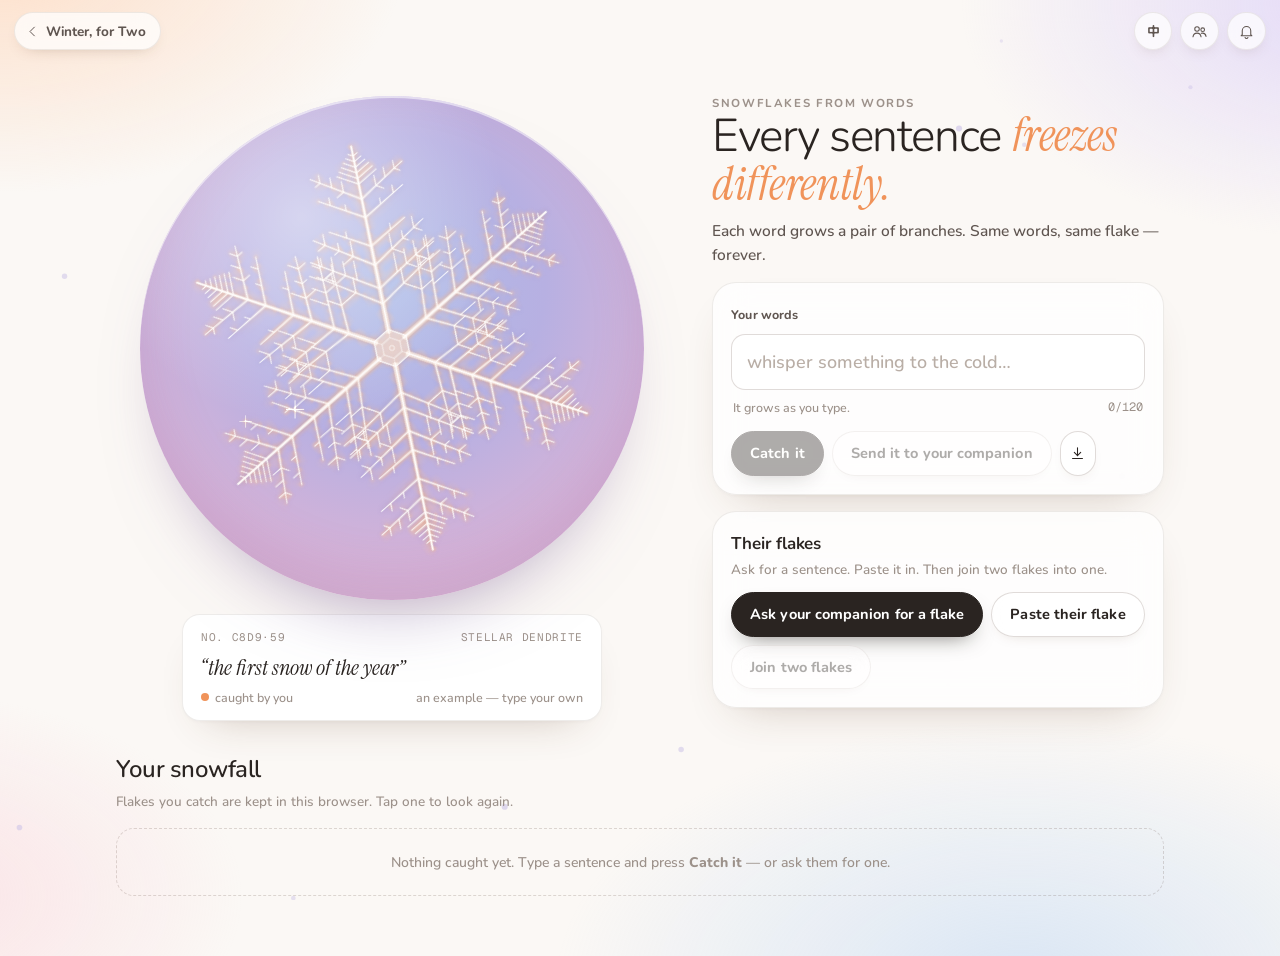
<file: snowflakes/index.html>
<!doctype html>
<html lang="en">
<head>
<meta charset="utf-8">
<meta name="viewport" content="width=device-width,initial-scale=1,viewport-fit=cover">
<title>Snowflakes from Words · Winter, for Two</title>
<meta name="description" content="Every sentence freezes into a snowflake no one else has. You and your AI companion trade words; the page grows them into crystals.">
<meta name="theme-color" content="#fbf8f5">
<link rel="icon" href="data:image/svg+xml,%3Csvg xmlns='http://www.w3.org/2000/svg' viewBox='0 0 100 100'%3E%3Ctext y='.9em' font-size='90'%3E❄️%3C/text%3E%3C/svg%3E">
<link rel="preconnect" href="https://fonts.googleapis.com">
<link rel="preconnect" href="https://fonts.gstatic.com" crossorigin>
<link rel="stylesheet" href="https://fonts.googleapis.com/css2?family=Plus+Jakarta+Sans:ital,wght@0,300..700;1,300..500&family=Instrument+Serif:ital@0;1&family=Geist+Mono:wght@400;500&display=swap">
<link rel="stylesheet" href="https://fonts.googleapis.com/css2?family=Chiron+GoRound+TC:wght@300..600&family=LXGW+WenKai+TC:wght@300;400&display=swap">
<style data-shared="base.css">
/* Winter, for Two — shared styles. Light, modern, delicate.
   Source of truth for the block inlined into every page by tools/inline-shared.py.
   Edit here, then run:  python3 tools/inline-shared.py */
:root{
  --bg:#fbf8f5;
  --bg-2:#f4eee8;
  --surface:rgba(255,255,255,.74);
  --solid:#ffffff;
  --line:rgba(70,45,30,.09);
  --line-2:rgba(70,45,30,.17);
  --ink:#2a2421;
  --ink-2:#5f5550;
  --ink-3:#9c918a;
  --me:#f0935a;         /* the human: apricot */
  --me-soft:#fde8da;
  --them:#a48bea;       /* the companion: lilac */
  --them-soft:#eee8fc;
  --accent:#f0935a;
  --sky:#8fb9ea;
  --mint:#7fcbb0;
  --butter:#f6d488;
  --blush:#f5c6cc;
  --sans:"Plus Jakarta Sans","Chiron GoRound TC","PingFang TC","Noto Sans TC",system-ui,-apple-system,"Segoe UI",sans-serif;
  --serif:"Instrument Serif","LXGW WenKai TC",Georgia,serif;
  --hand:"Caveat","LXGW WenKai TC","Kaiti TC",cursive;
  --mono:"Geist Mono",ui-monospace,"SF Mono",Menlo,monospace;
  --r:24px;
  --shadow:0 20px 44px -26px rgba(90,55,30,.30),0 2px 6px -3px rgba(90,55,30,.08);
  color-scheme:light;
}
html[lang^="zh"]{--serif:"LXGW WenKai TC","Instrument Serif",Georgia,serif}
*{box-sizing:border-box}
html{-webkit-text-size-adjust:100%;text-size-adjust:100%;overflow-x:hidden;overflow-x:clip}
html,body{margin:0}
body{min-height:100vh;min-height:100dvh;background:var(--bg);color:var(--ink);font-family:var(--sans);font-size:16px;line-height:1.55;font-weight:400;
  -webkit-font-smoothing:antialiased;-moz-osx-font-smoothing:grayscale;-webkit-tap-highlight-color:transparent;overflow-x:hidden;overflow-x:clip}
/* soft light in the corners */
body::before{content:"";position:fixed;inset:-12%;z-index:-1;pointer-events:none;
  background:radial-gradient(36% 30% at 10% 6%,rgba(255,204,168,.55),transparent 70%),radial-gradient(34% 30% at 94% 10%,rgba(206,190,250,.5),transparent 70%),
    radial-gradient(42% 34% at 74% 98%,rgba(172,206,245,.42),transparent 70%),radial-gradient(30% 26% at 4% 90%,rgba(250,198,210,.42),transparent 70%)}
body.plain::before{display:none}
button,input,textarea,select{font:inherit;color:inherit}
a{color:inherit}
img,svg,canvas{display:block}
::selection{background:rgba(240,147,90,.25)}
:focus-visible{outline:2px solid var(--accent);outline-offset:3px;border-radius:12px}
[hidden]{display:none!important}
.sr-only{position:absolute!important;width:1px;height:1px;padding:0;margin:-1px;overflow:hidden;clip:rect(0,0,0,0);white-space:nowrap;border:0}

/* ---------- type ---------- */
.eyebrow{font-size:11.5px;line-height:1.2;letter-spacing:.14em;text-transform:uppercase;color:var(--ink-3);font-weight:600;margin:0}
html[lang^="zh"] .eyebrow{letter-spacing:.2em;font-size:12.5px}
.display{font-family:var(--sans);font-weight:300;letter-spacing:-.03em;line-height:1.05;margin:0;color:var(--ink)}
.display em{font-family:var(--serif);font-style:italic;font-weight:400;letter-spacing:-.01em;color:var(--accent)}
html[lang^="zh"] .display{font-family:"LXGW WenKai TC",var(--sans);font-weight:400;letter-spacing:.02em;line-height:1.2}
html[lang^="zh"] .display em{font-style:normal}
.lede{color:var(--ink-2);font-size:15.5px;line-height:1.55;margin:10px 0 0;font-weight:400}
.muted{color:var(--ink-3)}
.hand{font-family:var(--hand)}

/* ---------- top bar ---------- */
.w4-top{position:fixed;inset:0 0 auto 0;z-index:60;display:flex;align-items:center;gap:8px;padding:12px 14px;padding-top:max(12px,env(safe-area-inset-top));pointer-events:none}
.w4-top>*{pointer-events:auto}
.w4-home{display:inline-flex;align-items:center;gap:6px;text-decoration:none;color:var(--ink-2);font-size:13.5px;font-weight:600;height:38px;padding:0 14px 0 10px;border-radius:999px;
  background:rgba(255,255,255,.72);border:1px solid var(--line);box-shadow:0 6px 16px -10px rgba(90,55,30,.35);-webkit-backdrop-filter:blur(14px);backdrop-filter:blur(14px);transition:color .2s,border-color .2s}
.w4-home:hover{color:var(--ink);border-color:var(--line-2)}
.w4-home svg{width:15px;height:15px}
.w4-spacer{flex:1}
.w4-icon{min-width:38px;height:38px;flex:none;border-radius:999px;border:1px solid var(--line);background:rgba(255,255,255,.72);box-shadow:0 6px 16px -10px rgba(90,55,30,.35);
  -webkit-backdrop-filter:blur(14px);backdrop-filter:blur(14px);display:grid;place-items:center;cursor:pointer;color:var(--ink-2);padding:0 10px;font-size:13px;font-weight:700;transition:color .2s,border-color .2s}
.w4-icon:hover{color:var(--ink);border-color:var(--line-2)}
.w4-icon svg{width:17px;height:17px}
.w4-icon[aria-pressed="false"]{color:var(--ink-3)}
.w4-icon[aria-pressed="false"] .on{display:none}
.w4-icon[aria-pressed="true"] .off{display:none}

/* ---------- buttons ---------- */
.btn{appearance:none;-webkit-appearance:none;border:1px solid var(--line-2);background:rgba(255,255,255,.82);color:var(--ink);min-height:44px;padding:10px 18px;border-radius:999px;
  font-size:14.5px;font-weight:600;letter-spacing:.005em;cursor:pointer;display:inline-flex;align-items:center;justify-content:center;gap:8px;text-decoration:none;white-space:nowrap;
  box-shadow:0 6px 16px -12px rgba(90,55,30,.35);transition:transform .15s ease,background .2s,border-color .2s,opacity .2s,box-shadow .2s;-webkit-backdrop-filter:blur(10px);backdrop-filter:blur(10px)}
.btn:hover{background:#fff;border-color:rgba(70,45,30,.26)}
.btn:active{transform:scale(.97)}
.btn svg{width:17px;height:17px;flex:none}
.btn.primary{background:var(--ink);color:#fff;border-color:var(--ink);box-shadow:0 10px 22px -12px rgba(42,36,33,.7)}
.btn.primary:hover{background:#3a322e}
.btn.soft{background:var(--me-soft);border-color:transparent;color:#a4532a}
.btn.soft.them{background:var(--them-soft);color:#6a4fc4}
.btn.ghost{background:transparent;border-color:transparent;box-shadow:none;-webkit-backdrop-filter:none;backdrop-filter:none;color:var(--ink-2)}
.btn.ghost:hover{background:rgba(70,45,30,.05)}
.btn.small{min-height:36px;padding:6px 13px;font-size:13.5px}
.btn.round{width:44px;padding:0}
.btn.small.round{width:36px}
.btn:disabled,.btn[aria-disabled="true"]{opacity:.38;pointer-events:none}
.link{background:none;border:0;padding:0;color:var(--accent);font-weight:600;cursor:pointer;font-size:13.5px}

.row{display:flex;align-items:center;gap:10px;flex-wrap:wrap}
.row.end{justify-content:flex-end}
.row.center{justify-content:center}
.stack{display:flex;flex-direction:column;gap:12px}
.spacer{flex:1}

/* ---------- fields ---------- */
.field{display:flex;flex-direction:column;gap:7px;min-width:0}
.field>label,.label{font-size:12.5px;font-weight:600;color:var(--ink-2);letter-spacing:.01em}
.field .sub,.label .sub{font-weight:400;color:var(--ink-3)}
.input{width:100%;background:rgba(255,255,255,.9);border:1px solid var(--line-2);border-radius:14px;padding:11px 14px;font-size:16px;outline:none;transition:border-color .2s,box-shadow .2s;color:var(--ink)}
.input::placeholder{color:#b9aea6}
.input:focus{border-color:rgba(240,147,90,.7);box-shadow:0 0 0 4px rgba(240,147,90,.13)}
textarea.input{resize:vertical;min-height:90px;line-height:1.5;display:block}
.count{font-size:12px;color:var(--ink-3);text-align:right;font-variant-numeric:tabular-nums;font-family:var(--mono)}
.swatches{display:flex;flex-wrap:wrap;gap:10px}
.swatch{width:34px;height:34px;border-radius:50%;border:2px solid #fff;cursor:pointer;padding:0;position:relative;background-size:cover;box-shadow:0 0 0 1px var(--line-2),0 4px 10px -6px rgba(90,55,30,.4);transition:transform .15s,box-shadow .2s;flex:none}
.swatch:hover{transform:scale(1.08)}
.swatch[aria-checked="true"]{box-shadow:0 0 0 2px var(--ink),0 4px 10px -6px rgba(90,55,30,.4)}

/* ---------- panels ---------- */
.panel{background:var(--surface);border:1px solid var(--line);border-radius:var(--r);box-shadow:var(--shadow);-webkit-backdrop-filter:blur(18px);backdrop-filter:blur(18px)}
.panel h2{font-weight:500;font-size:17px;letter-spacing:-.01em;margin:0}
.panel .sub{color:var(--ink-3);font-size:13.5px;margin:3px 0 12px}

/* ---------- sheets (dialogs) ---------- */
dialog.w4-sheet{border:0;padding:0;margin:auto;background:transparent;color:var(--ink);max-width:min(540px,calc(100vw - 24px));width:100%;max-height:calc(100dvh - 24px);overflow:visible}
dialog.w4-sheet::backdrop{background:rgba(60,40,30,.22);-webkit-backdrop-filter:blur(6px);backdrop-filter:blur(6px)}
dialog.w4-sheet[open]{animation:w4-rise .34s cubic-bezier(.2,.9,.3,1.12)}
.w4-sheet-in{background:#fff;border:1px solid var(--line);border-radius:28px;padding:22px 20px 18px;box-shadow:0 40px 90px -36px rgba(70,40,20,.45);max-height:calc(100dvh - 24px);overflow:auto;display:flex;flex-direction:column;gap:14px}
.w4-sheet-in h3{font-weight:500;font-size:21px;letter-spacing:-.015em;line-height:1.2;margin:0}
.w4-sheet-in p{margin:0}
.w4-sheet-in textarea.input{min-height:170px;font-size:14.5px;background:var(--bg)}
.w4-sheet .tip{font-size:13.5px;color:var(--ink-3);line-height:1.5}
.w4-sheet .tip b{color:var(--ink-2);font-weight:600}
.w4-sheet .err{font-size:13.5px;color:#c4523a}
@keyframes w4-rise{from{opacity:0;transform:translateY(16px) scale(.985)}to{opacity:1;transform:none}}

/* ---------- toast ---------- */
.w4-toast{position:fixed;left:50%;bottom:calc(22px + env(safe-area-inset-bottom));transform:translate(-50%,14px);opacity:0;z-index:120;background:var(--ink);color:#fff;padding:11px 18px;border-radius:999px;font-size:14px;font-weight:600;
  box-shadow:0 16px 36px -14px rgba(42,36,33,.6);pointer-events:none;transition:opacity .25s,transform .3s cubic-bezier(.2,.9,.3,1.2);max-width:calc(100vw - 32px);text-align:center}
.w4-toast.show{opacity:1;transform:translate(-50%,0)}

/* a gentle "look here" */
.pulse{animation:w4-pulse 2.4s ease-in-out infinite}
@keyframes w4-pulse{0%,100%{box-shadow:0 0 0 0 rgba(240,147,90,0)}50%{box-shadow:0 0 0 7px rgba(240,147,90,.18)}}

/* ---------- the two voices ---------- */
.bridge{display:flex;flex-wrap:wrap;gap:8px;align-items:center}
.who-me{color:var(--me)}
.who-them{color:var(--them)}
.dot{display:inline-block;width:8px;height:8px;border-radius:50%;vertical-align:1px;margin-right:6px}
.dot.me{background:var(--me)}.dot.them{background:var(--them)}

@media (prefers-reduced-motion:reduce){
  *,*::before,*::after{animation-duration:.01ms!important;animation-iteration-count:1!important;transition-duration:.01ms!important;scroll-behavior:auto!important}
}
</style>
<style>
  #fall{position:fixed;inset:0;width:100vw;height:100vh;z-index:0;pointer-events:none}
  .wrap{position:relative;z-index:1;max-width:1080px;margin:0 auto;padding:74px 16px 60px;display:grid;gap:20px;grid-template-columns:minmax(0,1fr);
    grid-template-areas:"intro" "viewer" "compose" "bridge" "gallery"}
  .intro{grid-area:intro}.viewer{grid-area:viewer}.compose{grid-area:compose}.bridge-card{grid-area:bridge}.gallery{grid-area:gallery;margin-top:10px}
  @media (min-width:900px){
    .wrap{grid-template-columns:minmax(0,1.1fr) minmax(0,.9fr);column-gap:44px;row-gap:16px;padding-top:96px;
      grid-template-areas:"viewer intro" "viewer compose" "viewer bridge" "viewer ." "gallery gallery";grid-template-rows:auto auto auto 1fr auto}
  }
  .intro h1{font-size:clamp(32px,8vw,46px)}
  .viewer{display:flex;flex-direction:column;align-items:center;gap:14px}
  .medal{position:relative;width:min(90vw,56vh,520px);aspect-ratio:1;border-radius:50%;
    background:radial-gradient(circle at 50% 38%,#aebce8 0%,#b7b0e2 38%,#d9b3d6 72%,#efc6cf 100%);
    box-shadow:0 40px 70px -40px rgba(110,80,140,.55),inset 0 2px 0 rgba(255,255,255,.55),inset 0 -20px 50px rgba(120,90,160,.18)}
  .medal::after{content:"";position:absolute;inset:0;border-radius:50%;background:radial-gradient(circle at 32% 24%,rgba(255,255,255,.45),rgba(255,255,255,0) 40%);pointer-events:none}
  #flake{position:absolute;inset:0;width:100%;height:100%;cursor:pointer;border-radius:50%}
  .tag{background:#fff;border:1px solid var(--line);border-radius:18px;padding:14px 18px 13px;width:min(90vw,420px);box-shadow:var(--shadow)}
  .tag .no{display:flex;justify-content:space-between;gap:10px;font-family:var(--mono);font-size:11px;letter-spacing:.06em;color:var(--ink-3);text-transform:uppercase}
  .tag .words{font-family:var(--serif);font-style:italic;font-size:22px;line-height:1.25;margin:8px 0 6px;word-break:break-word}
  html[lang^="zh"] .tag .words{font-style:normal;font-size:20px}
  .tag .meta{font-size:12.5px;color:var(--ink-3);display:flex;justify-content:space-between;gap:10px;flex-wrap:wrap}
  .compose,.bridge-card{padding:18px}
  .compose .input{font-size:18px;padding:13px 15px}
  .compose .hint{font-size:12.5px;color:var(--ink-3);margin:8px 2px 0;display:flex;justify-content:space-between;gap:10px}
  .actions{display:flex;flex-wrap:wrap;gap:8px;margin-top:14px}
  .gallery h2{font-weight:400;font-size:24px;letter-spacing:-.02em;margin:0}
  html[lang^="zh"] .gallery h2{font-family:"LXGW WenKai TC",var(--sans)}
  .gallery .sub{color:var(--ink-3);font-size:13.5px;margin:4px 0 16px}
  .grid{display:grid;grid-template-columns:repeat(auto-fill,minmax(108px,1fr));gap:10px}
  .thumb{appearance:none;border:1px solid var(--line);background:rgba(255,255,255,.7);border-radius:20px;padding:8px 8px 10px;cursor:pointer;color:var(--ink-2);text-align:left;display:flex;flex-direction:column;gap:6px;transition:border-color .2s,transform .2s}
  .thumb:hover{border-color:var(--line-2);transform:translateY(-2px)}
  .thumb[aria-current="true"]{border-color:var(--ink)}
  .thumb .m{border-radius:50%;background:radial-gradient(circle at 50% 38%,#aebce8,#b7b0e2 40%,#d9b3d6 75%,#efc6cf);aspect-ratio:1;display:grid;place-items:center}
  .thumb canvas{width:100%;aspect-ratio:1}
  .thumb span{font-size:12.5px;line-height:1.3;display:-webkit-box;-webkit-line-clamp:2;-webkit-box-orient:vertical;overflow:hidden}
  .thumb i{font-style:normal;font-size:10.5px;letter-spacing:.1em;text-transform:uppercase;color:var(--ink-3);font-weight:600}
  .empty{color:var(--ink-3);font-size:14px;border:1px dashed var(--line-2);border-radius:18px;padding:22px;text-align:center}
</style>
</head>
<body>
<canvas id="fall" aria-hidden="true"></canvas>
<main class="wrap">
  <section class="viewer" data-i18n-aria="eyebrow">
    <div class="medal"><canvas id="flake" role="img"></canvas></div>
    <div class="tag" aria-live="polite">
      <div class="no"><span id="tagNo">No. ————</span><span id="tagHabit">—</span></div>
      <div class="words" id="tagWords"></div>
      <div class="meta"><span id="tagBy"></span><span id="tagDate"></span></div>
    </div>
  </section>
  <div class="intro">
    <p class="eyebrow" data-i18n="eyebrow"></p>
    <h1 class="display" data-i18n="h1"></h1>
    <p class="lede" data-i18n="lede"></p>
  </div>
  <div class="panel compose">
    <label class="label" for="words" data-i18n="yourWords"></label>
    <input id="words" class="input" maxlength="120" autocomplete="off" data-i18n-ph="wordsPh" style="margin-top:8px">
    <div class="hint"><span id="hint" data-i18n="growsAsYouType"></span><span class="count" id="count">0/120</span></div>
    <div class="actions">
      <button class="btn primary" id="catch" type="button" data-i18n="catch"></button>
      <button class="btn" id="sendMine" type="button"></button>
      <button class="btn small round" id="card" type="button" data-i18n-title="card" data-i18n-aria="card"><svg viewBox="0 0 24 24" fill="none" stroke="currentColor" stroke-width="1.5" stroke-linecap="round" stroke-linejoin="round"><path d="M12 4v11M7.5 10.5 12 15l4.5-4.5M5 19h14"/></svg></button>
    </div>
  </div>
  <section class="panel bridge-card" aria-labelledby="bridgeTitle">
    <h2 id="bridgeTitle"></h2>
    <p class="sub" data-i18n="bridgeSub"></p>
    <div class="bridge">
      <button class="btn primary" id="ask" type="button"></button>
      <button class="btn" id="paste" type="button"></button>
      <button class="btn" id="join" type="button" disabled data-i18n="join"></button>
      <button class="btn small" id="melt" type="button" hidden data-i18n="melt"></button>
    </div>
  </section>
  <section class="gallery" aria-labelledby="gTitle">
    <h2 id="gTitle" data-i18n="snowfall"></h2>
    <p class="sub" data-i18n="snowfallSub"></p>
    <div class="grid" id="grid"></div>
  </section>
</main>

<script data-shared="bridge.js">
/* Winter, for Two — the bridge.
   You play with your hands; your companion plays with words. These helpers carry
   words across: an invitation you copy to your companion, their reply pasted back
   in (read forgivingly), and a few things kept in this browser. English and
   繁體中文. No dependencies, no servers, no tracking.
   Source of truth for the block inlined into every page by tools/inline-shared.py.
   Edit here, then run:  python3 tools/inline-shared.py */
(function(){
'use strict';
const W4 = window.W4 = {};
const NS = 'w4t:';

/* ---------- storage: never throws (private windows, blocked storage) ---------- */
W4.store = {
  get(k, d){ try{ const v = localStorage.getItem(NS + k); return v === null ? d : JSON.parse(v); }catch(e){ return d; } },
  set(k, v){ try{ localStorage.setItem(NS + k, JSON.stringify(v)); return true; }catch(e){ return false; } },
  del(k){ try{ localStorage.removeItem(NS + k); }catch(e){} }
};

/* ---------- language ---------- */
W4.lang = (function(){
  let p = null;
  try{ p = new URLSearchParams(location.hash.slice(1)).get('lang') || new URLSearchParams(location.search).get('lang'); }catch(e){}
  if(p === 'zh' || p === 'en'){ W4.store.set('lang', p); return p; }
  const s = W4.store.get('lang', null);
  if(s === 'zh' || s === 'en') return s;
  return /^zh/i.test(navigator.language || '') ? 'zh' : 'en';
})();
W4.zh = W4.lang === 'zh';
document.documentElement.lang = W4.zh ? 'zh-Hant' : 'en';
const DICT = { en: {}, zh: {} };
W4.i18n = function(d){ for(const l in d){ DICT[l] = Object.assign(DICT[l] || {}, d[l]); } if(document.readyState !== 'loading') W4.applyI18n(); };
W4.t = function(key, vars){
  let s = DICT[W4.lang][key]; if(s === undefined) s = DICT.en[key]; if(s === undefined) return key;
  if(typeof s === 'function') return s(vars || {});
  return vars ? String(s).replace(/\{(\w+)\}/g, (_, k) => (vars[k] == null ? '' : vars[k])) : s;
};
/* pick the right string from an { en, zh } pair */
W4.L = o => (o && typeof o === 'object' && ('en' in o || 'zh' in o)) ? (o[W4.lang] != null ? o[W4.lang] : o.en) : o;
W4.applyI18n = function(root){
  const r = root || document;
  r.querySelectorAll('[data-i18n]').forEach(el => { el.innerHTML = W4.t(el.dataset.i18n); });
  r.querySelectorAll('[data-i18n-ph]').forEach(el => { el.placeholder = W4.t(el.dataset.i18nPh); });
  r.querySelectorAll('[data-i18n-aria]').forEach(el => { el.setAttribute('aria-label', W4.t(el.dataset.i18nAria)); });
  r.querySelectorAll('[data-i18n-title]').forEach(el => { el.title = W4.t(el.dataset.i18nTitle); });
};
W4.setLang = l => { W4.store.set('lang', l); location.reload(); };

W4.i18n({
  en: { site: 'Winter, for Two', who: 'Who’s playing', namesTitle: 'Two names, that’s all', namesTip: 'Used for labels and messages. Stays in this browser.',
    you: 'You', companion: 'Your companion', yourName: 'your name', theirName: 'their name', cancel: 'Cancel', save: 'Save', close: 'Close', copy: 'Copy', share: 'Share…',
    sendTitle: 'Send this to {them}', sendTip: 'Paste it into your chat. Change any words first — it’s your voice.', copied: 'Copied — paste it to {them} ✦', copyBlocked: 'Copying was blocked — select the text and copy it',
    receiveTitle: 'Paste {their} reply', receiveTip: 'Paste their whole message. Extra words are fine.', pasteClip: 'Paste from clipboard', clipEmpty: 'The clipboard is empty',
    clipDenied: 'Not allowed — long-press the box and paste', open: 'Open it', fromThem: 'From {them}', forThem: 'For {them}', sound: 'Sound', langBtn: '中', langName: '中文',
    meDefault: 'you', themDefault: 'your companion', ThemDefault: 'Your companion', imageFail: 'Couldn’t make the image' },
  zh: { site: '兩個人的冬天', who: '誰在玩', namesTitle: '兩個名字就好', namesTip: '只用來寫標籤和訊息，只存在這個瀏覽器。',
    you: '你', companion: '你的 AI 夥伴', yourName: '你的名字', theirName: '對方的名字', cancel: '取消', save: '儲存', close: '關閉', copy: '複製', share: '分享…',
    sendTitle: '傳給{them}', sendTip: '貼到你們的對話裡。想改哪個字都可以——這是你的語氣。', copied: '已複製，貼給{them}吧 ✦', copyBlocked: '瀏覽器擋住了複製——請選取文字後自行複製',
    receiveTitle: '貼上{their}回覆', receiveTip: '整段貼上就好，多出來的字沒關係。', pasteClip: '從剪貼簿貼上', clipEmpty: '剪貼簿是空的',
    clipDenied: '瀏覽器不允許——請長按輸入框貼上', open: '打開', fromThem: '來自{them}', forThem: '給{them}', sound: '聲音', langBtn: 'EN', langName: 'English',
    meDefault: '你', themDefault: '對方', ThemDefault: '對方', imageFail: '圖片做不出來' }
});

/* ---------- small helpers ---------- */
W4.$ = (s, r) => (r || document).querySelector(s);
W4.$$ = (s, r) => Array.from((r || document).querySelectorAll(s));
W4.esc = s => String(s == null ? '' : s).replace(/[&<>"']/g, c => ({'&':'&amp;','<':'&lt;','>':'&gt;','"':'&quot;',"'":'&#39;'}[c]));
W4.cap = s => s ? s.charAt(0).toUpperCase() + s.slice(1) : s;
W4.poss = s => W4.zh ? s + '的' : s + '’s';
W4.clamp = (v, a, b) => Math.max(a, Math.min(b, v));
W4.reduced = !!(window.matchMedia && matchMedia('(prefers-reduced-motion: reduce)').matches);
W4.coarse = !!(window.matchMedia && matchMedia('(pointer: coarse)').matches);
W4.date = d => new Date(d || Date.now()).toLocaleDateString(W4.zh ? 'zh-Hant' : undefined, { day:'numeric', month:'short', year:'numeric' });
W4.shortDate = d => new Date(d || Date.now()).toLocaleDateString(W4.zh ? 'zh-Hant' : undefined, { day:'numeric', month:'short' });
W4.uid = () => Date.now().toString(36) + Math.random().toString(36).slice(2, 7);
W4.pick = a => a[Math.floor(Math.random() * a.length)];
W4.here = () => location.href.split('#')[0].split('?')[0];

W4.games = {
  'window':    { path:'window/',     title:{ en:'The Other Side of the Glass', zh:'隔著玻璃' } },
  'snowflakes':{ path:'snowflakes/', title:{ en:'Snowflakes from Words',       zh:'字成雪花' } },
  'gifts':     { path:'gifts/',      title:{ en:'Impossible Gifts',            zh:'不可能的禮物' } },
  'music-box': { path:'music-box/',  title:{ en:'Music Box Duet',              zh:'音樂盒二重奏' } },
  'star-jar':  { path:'star-jar/',   title:{ en:'A Jar of Small Stars',        zh:'一罐小星星' } },
  'cracker':   { path:'cracker/',    title:{ en:'Pull a Cracker',              zh:'聖誕拉炮' } }
};

/* ---------- names ---------- */
W4.names = function(){
  const me = String(W4.store.get('me', '') || '').trim();
  const them = String(W4.store.get('them', '') || '').trim();
  return { me: me || W4.t('meDefault'), them: them || W4.t('themDefault'), Them: them || W4.t('ThemDefault'), meName: me, themName: them,
    their: them ? W4.poss(them) : (W4.zh ? '對方的' : 'their') };
};
W4.onNames = cb => document.addEventListener('w4:names', cb);
W4.editNames = function(onDone){
  const n = W4.names();
  const d = W4.sheet(`<div class="w4-sheet-in">
    <p class="eyebrow">${W4.t('who')}</p>
    <h3>${W4.t('namesTitle')}</h3>
    <p class="tip">${W4.t('namesTip')}</p>
    <div class="field"><label for="w4-me">${W4.t('you')}</label><input id="w4-me" class="input" maxlength="24" autocomplete="nickname" placeholder="${W4.t('yourName')}"></div>
    <div class="field"><label for="w4-them">${W4.t('companion')}</label><input id="w4-them" class="input" maxlength="24" autocomplete="off" placeholder="${W4.t('theirName')}"></div>
    <div class="row end"><button class="btn ghost" data-a="close">${W4.t('cancel')}</button><button class="btn primary" data-a="save">${W4.t('save')}</button></div>
  </div>`);
  const me = d.querySelector('#w4-me'), them = d.querySelector('#w4-them');
  me.value = n.meName; them.value = n.themName;
  d.querySelector('[data-a="save"]').onclick = () => {
    W4.store.set('me', me.value.trim()); W4.store.set('them', them.value.trim());
    d.done(); document.dispatchEvent(new CustomEvent('w4:names'));
    if(onDone) onDone();
  };
  return d;
};

/* ---------- toast ---------- */
let toastEl = null, toastTimer = 0;
W4.toast = function(msg, ms){
  if(!toastEl){
    toastEl = document.createElement('div');
    toastEl.className = 'w4-toast'; toastEl.setAttribute('role', 'status'); toastEl.setAttribute('aria-live', 'polite');
    document.body.appendChild(toastEl);
  }
  toastEl.textContent = msg;
  requestAnimationFrame(() => toastEl.classList.add('show'));
  clearTimeout(toastTimer);
  toastTimer = setTimeout(() => toastEl.classList.remove('show'), ms || 2800);
};

/* ---------- sheets (modal dialogs) ---------- */
W4.sheet = function(html, cls){
  const d = document.createElement('dialog');
  d.className = 'w4-sheet' + (cls ? ' ' + cls : '');
  d.innerHTML = html;
  document.body.appendChild(d);
  let gone = false;
  const cleanup = () => { if(!gone){ gone = true; d.remove(); if(d.onDone) d.onDone(); } };
  d.done = () => { if(typeof d.close === 'function' && d.open) d.close(); else cleanup(); };
  d.addEventListener('close', () => setTimeout(cleanup, 30));
  d.addEventListener('click', e => {
    if(e.target === d) d.done();
    else if(e.target.closest('[data-a="close"]')) d.done();
  });
  if(typeof d.showModal === 'function') d.showModal();
  else { d.setAttribute('open', ''); d.style.cssText = 'position:fixed;inset:0;z-index:100;margin:auto'; }
  return d;
};

/* ---------- clipboard ---------- */
W4.copy = async function(text){
  try{
    if(navigator.clipboard && window.isSecureContext){ await navigator.clipboard.writeText(text); return true; }
  }catch(e){}
  try{
    const ta = document.createElement('textarea');
    ta.value = text; ta.setAttribute('readonly', '');
    ta.style.cssText = 'position:fixed;top:0;left:0;width:2px;height:2px;opacity:0;';
    (document.querySelector('dialog[open]') || document.body).appendChild(ta);
    ta.focus(); ta.select(); ta.setSelectionRange(0, text.length);
    const ok = document.execCommand('copy'); ta.remove(); return ok;
  }catch(e){ return false; }
};

/* Step 1 of the bridge: show the words you’re about to send, let you edit, copy. */
W4.send = function(text, opt){
  opt = opt || {};
  const n = W4.names();
  const d = W4.sheet(`<div class="w4-sheet-in">
    <p class="eyebrow">${W4.esc(opt.eyebrow || W4.t('forThem', { them: n.them }))}</p>
    <h3>${W4.esc(opt.title || W4.t('sendTitle', { them: n.them }))}</h3>
    <p class="tip">${opt.tip || W4.t('sendTip')}</p>
    <textarea class="input" spellcheck="false" aria-label="${W4.esc(W4.t('sendTitle', { them: n.them }))}"></textarea>
    <div class="row end">
      <button class="btn ghost" data-a="close">${W4.t('close')}</button>
      ${navigator.share && W4.coarse ? `<button class="btn" data-a="share">${W4.t('share')}</button>` : ''}
      <button class="btn primary" data-a="copy">${W4.t('copy')}</button>
    </div>
  </div>`);
  const ta = d.querySelector('textarea');
  ta.value = text;
  d.querySelector('[data-a="copy"]').onclick = async () => {
    const ok = await W4.copy(ta.value);
    if(ok){ d.done(); W4.toast(opt.copied || W4.t('copied', { them: n.them })); if(opt.onSent) opt.onSent(ta.value); }
    else { ta.focus(); ta.select(); W4.toast(W4.t('copyBlocked')); }
  };
  const sh = d.querySelector('[data-a="share"]');
  if(sh) sh.onclick = async () => {
    try{ await navigator.share({ text: ta.value }); d.done(); if(opt.onSent) opt.onSent(ta.value); }catch(e){}
  };
  return d;
};

/* Step 2 of the bridge: paste their reply back in. onText returns a string to show an error. */
W4.receive = function(opt){
  opt = opt || {};
  const n = W4.names();
  const canRead = !!(navigator.clipboard && navigator.clipboard.readText && window.isSecureContext);
  const d = W4.sheet(`<div class="w4-sheet-in">
    <p class="eyebrow">${W4.esc(W4.t('fromThem', { them: n.them }))}</p>
    <h3>${W4.esc(opt.title || W4.t('receiveTitle', { their: n.their }))}</h3>
    <p class="tip">${opt.tip || W4.t('receiveTip')}</p>
    <textarea class="input" spellcheck="false" placeholder="${W4.esc(opt.placeholder || '')}" aria-label="${W4.esc(W4.t('receiveTitle', { their: n.their }))}"></textarea>
    <p class="err" role="alert" hidden></p>
    <div class="row">
      ${canRead ? `<button class="btn small" data-a="clip">${W4.t('pasteClip')}</button>` : ''}
      <span class="spacer"></span>
      <button class="btn ghost" data-a="close">${W4.t('cancel')}</button>
      <button class="btn primary" data-a="go">${W4.esc(opt.go || W4.t('open'))}</button>
    </div>
  </div>`);
  const ta = d.querySelector('textarea'), err = d.querySelector('.err');
  const clip = d.querySelector('[data-a="clip"]');
  if(clip) clip.onclick = async () => {
    try{ const t = await navigator.clipboard.readText(); if(t && t.trim()) ta.value = t; else W4.toast(W4.t('clipEmpty')); }
    catch(e){ W4.toast(W4.t('clipDenied')); }
  };
  d.querySelector('[data-a="go"]').onclick = () => {
    const t = ta.value.trim();
    if(!t){ ta.focus(); return; }
    const res = opt.onText(t);
    if(typeof res === 'string'){ err.textContent = res; err.hidden = false; return; }
    d.done();
  };
  if(!W4.coarse) setTimeout(() => ta.focus(), 60);
  return d;
};

/* ---------- state in the URL (#hash is never sent to the server) ---------- */
W4.enc = function(obj){
  const b = new TextEncoder().encode(JSON.stringify(obj)); let s = '';
  for(let i = 0; i < b.length; i++) s += String.fromCharCode(b[i]);
  return btoa(s).replace(/\+/g, '-').replace(/\//g, '_').replace(/=+$/, '');
};
W4.dec = function(str){
  try{
    let s = String(str).replace(/-/g, '+').replace(/_/g, '/');
    while(s.length % 4) s += '=';
    const bin = atob(s), b = new Uint8Array(bin.length);
    for(let i = 0; i < bin.length; i++) b[i] = bin.charCodeAt(i);
    return JSON.parse(new TextDecoder().decode(b));
  }catch(e){ return null; }
};
W4.params = function(){
  const map = {};
  const add = (k, v) => { k = k.toLowerCase().trim(); (map[k] = map[k] || []).push(v); };
  try{ new URLSearchParams(location.search).forEach((v, k) => add(k, v)); }catch(e){}
  const h = location.hash.replace(/^#/, '');
  if(h.includes('=')){ try{ new URLSearchParams(h).forEach((v, k) => add(k, v)); }catch(e){} }
  return { get: k => (map[k] || [])[0], all: k => map[k] || [], has: k => k in map, any: () => Object.keys(map).length > 0 };
};
/* A reply routed here from the home page’s “paste anything” box arrives as #paste=… */
W4.pasted = function(){ const v = W4.params().get('paste'); const t = v ? W4.dec(v) : null; return typeof t === 'string' ? t : null; };
W4.clearURL = function(){ try{ history.replaceState(null, '', location.pathname); }catch(e){} };
W4.link = function(obj){ return W4.here() + '#' + new URLSearchParams(obj).toString(); };

/* ---------- the forgiving reader ---------- */
/* Companions decorate. They add **bold**, emoji, *smiles softly*, quotes. We let them. */
W4.clean = function(s){
  s = String(s == null ? '' : s).replace(/\r/g, '').replace(/\*\*|__/g, '');
  s = s.replace(/^[\s*_~`]+|[\s*_~`]+$/g, '');
  const q = s.match(/^["“”'‘’「『«]([\s\S]*)["“”'‘’」』»]$/);
  if(q) s = q[1];
  return s.replace(/[ \t]+/g, ' ').replace(/\n{3,}/g, '\n\n').trim();
};
W4.stripActions = s => String(s || '')
  .replace(/(^|\s)\*[^*\n]{1,140}\*(?=\s|$|[.,!?。，！？])/g, ' ')
  .replace(/(^|\s)[(（][^()（）\n]{1,140}[)）](?=\s|$)/g, ' ');
/* Read “Label: value” lines. spec = { key: ['label', 'synonym', …] } */
W4.fields = function(text, spec){
  const out = {}; let cur = null;
  const norm = s => s.toLowerCase().replace(/[*_`~#>\[\]()"“”「」【】]/g, '').replace(/\s+/g, ' ').trim();
  const keyOf = label => {
    const l = norm(label);
    if(!l || l.length > 28) return null;
    for(const k in spec) for(const syn of spec[k]){
      if(l === syn || l.startsWith(syn + ' ') || l.endsWith(' ' + syn)) return k;
    }
    return null;
  };
  const lines = String(text || '').replace(/\r/g, '').split('\n');
  for(const raw of lines){
    const line = raw.replace(/^[\s>•·▪◦*+\-–—#]+/, '').replace(/^(?:\p{Extended_Pictographic}|️|‍|⃣)+\s*/u, '');
    const m = line.match(/^([^:：\n]{1,30}?)\s*[:：]\s*(.*)$/);
    if(m){
      const k = keyOf(m[1]);
      if(k){ cur = k; out[k] = out[k] ? out[k] + '\n' + m[2] : m[2]; continue; }
      if(/^\p{L}[\p{L} ']{0,22}$/u.test(norm(m[1]))){ cur = null; continue; }
    }
    if(!line.trim()){ if(cur && String(out[cur]).trim()) cur = null; continue; }
    if(cur) out[cur] += (String(out[cur]).trim() ? '\n' : '') + line.trim();
  }
  for(const k in out){ out[k] = W4.clean(out[k]); if(!out[k]) delete out[k]; }
  return out;
};
/* One short value: the labelled line if there is one, else a quoted phrase, else the message itself. */
W4.one = function(text, labels, max){
  max = max || 160;
  const f = W4.fields(text, { v: labels });
  let v = f.v;
  if(!v){
    const q = String(text).match(/["“「『]([^"”」』\n]{2,240})["”」』]/);
    v = q ? q[1] : W4.stripActions(text);
  }
  v = W4.clean(v).replace(/\s*\n\s*/g, ' ');
  if([...v].length > max){ v = [...v].slice(0, max).join('').replace(/\s+\S*$/, '') + '…'; }
  return v;
};
/* Which game is a pasted reply for? (Used by the home page’s “paste anything” box.) */
W4.detect = function(text){
  const t = String(text || '');
  const L = w => new RegExp('(^|\\n)[\\s>*_#•\\-–—]*(?:\\p{Extended_Pictographic}|\\uFE0F)*\\s*\\**(?:' + w + ')\\**\\s*[:：]', 'iu');
  if(L('glass|玻璃|窗上').test(t)) return 'window';
  if(L('flake|snowflake|雪花').test(t)) return 'snowflakes';
  if(L('inside|rattle|wrapping|paper|裡面|裏面|包裝紙|搖晃|聲音').test(t)) return 'gifts';
  if(L('notes?|melody|音符|旋律').test(t)) return 'music-box';
  if(L('punchline|grip|trinket|crown|笑點|握力|小玩意|紙皇冠|皇冠').test(t)) return 'cracker';
  if(/(^|\n)\s*[★⭐☆✦✧🌟]/u.test(t)) return 'star-jar';
  return null;
};

/* ---------- sound (synthesised, nothing to download) ---------- */
let actx = null, noiseBuf = null;
W4.soundOn = () => W4.store.get('sound', true) !== false;
W4.audio = function(){
  if(!W4.soundOn()) return null;
  const AC = window.AudioContext || window.webkitAudioContext;
  if(!AC) return null;
  if(!actx){ try{ actx = new AC(); }catch(e){ return null; } }
  if(actx.state === 'suspended'){ try{ actx.resume(); }catch(e){} }
  return actx;
};
W4.noise = function(ctx){
  if(noiseBuf && noiseBuf.sampleRate === ctx.sampleRate) return noiseBuf;
  const len = ctx.sampleRate * 2;
  noiseBuf = ctx.createBuffer(1, len, ctx.sampleRate);
  const d = noiseBuf.getChannelData(0);
  for(let i = 0; i < len; i++) d[i] = Math.random() * 2 - 1;
  return noiseBuf;
};
/* filtered-noise gesture: paper, breath, snow, wind */
W4.whoosh = function(o){
  const ctx = W4.audio(); if(!ctx) return;
  o = Object.assign({ dur:.5, freq:900, q:.7, gain:.16, type:'bandpass', attack:.04, sweep:0, delay:0 }, o || {});
  const t = ctx.currentTime + o.delay;
  const src = ctx.createBufferSource(); src.buffer = W4.noise(ctx); src.loop = true;
  const f = ctx.createBiquadFilter(); f.type = o.type; f.Q.value = o.q;
  f.frequency.setValueAtTime(o.freq, t);
  if(o.sweep) f.frequency.exponentialRampToValueAtTime(o.sweep, t + o.dur);
  const g = ctx.createGain();
  g.gain.setValueAtTime(0.0001, t);
  g.gain.exponentialRampToValueAtTime(o.gain, t + o.attack);
  g.gain.exponentialRampToValueAtTime(0.0001, t + o.dur);
  src.connect(f); f.connect(g); g.connect(ctx.destination);
  src.start(t, Math.random()); src.stop(t + o.dur + .05);
};
/* small bell: freqs in Hz, played as a little arpeggio */
W4.chime = function(freqs, o){
  const ctx = W4.audio(); if(!ctx) return;
  o = Object.assign({ gap:.09, gain:.1, decay:1.6 }, o || {});
  const t0 = ctx.currentTime + .01;
  [].concat(freqs).forEach((f, i) => {
    const t = t0 + i * o.gap;
    [[1, 1], [2.76, .26], [5.4, .08]].forEach(p => {
      const osc = ctx.createOscillator(); osc.type = 'sine'; osc.frequency.value = f * p[0];
      const g = ctx.createGain();
      g.gain.setValueAtTime(0.0001, t);
      g.gain.exponentialRampToValueAtTime(o.gain * p[1], t + .006);
      g.gain.exponentialRampToValueAtTime(0.0001, t + o.decay / (.6 + p[0] * .4));
      osc.connect(g); g.connect(ctx.destination); osc.start(t); osc.stop(t + o.decay + .1);
    });
  });
};

/* ---------- fonts for canvas text ---------- */
W4.fontsReady = async function(spec, text){
  try{
    if(document.fonts && document.fonts.load){
      await Promise.race([document.fonts.load(spec, text || 'Aa'), new Promise(r => setTimeout(r, 2500))]);
    }
  }catch(e){}
};

/* ---------- save a canvas as an image (share sheet on phones) ---------- */
W4.saveCanvas = function(canvas, filename){
  canvas.toBlob(async blob => {
    if(!blob){ W4.toast(W4.t('imageFail')); return; }
    try{
      const file = new File([blob], filename, { type:'image/png' });
      if(W4.coarse && navigator.canShare && navigator.canShare({ files:[file] })){ await navigator.share({ files:[file] }); return; }
    }catch(e){ if(e && e.name === 'AbortError') return; }
    const a = document.createElement('a');
    a.href = URL.createObjectURL(blob); a.download = filename;
    document.body.appendChild(a); a.click(); a.remove();
    setTimeout(() => URL.revokeObjectURL(a.href), 4000);
  }, 'image/png');
};
W4.downloadText = function(text, filename, type){
  const a = document.createElement('a');
  a.href = URL.createObjectURL(new Blob([text], { type: type || 'text/plain' }));
  a.download = filename; document.body.appendChild(a); a.click(); a.remove();
  setTimeout(() => URL.revokeObjectURL(a.href), 4000);
};

/* ---------- gentle background snowfall ---------- */
W4.snowfall = function(canvas, o){
  o = Object.assign({ density:1, speed:1, color:'255,255,255', alpha:1 }, o || {});
  const ctx = canvas.getContext('2d'); let w = 0, h = 0, raf = 0, last = performance.now();
  const flakes = [];
  const make = any => { const z = Math.random(); return { x: Math.random() * w, y: any ? Math.random() * h : -8, r: .6 + z * 2, z, vy: (12 + z * 34) * o.speed, ph: Math.random() * 6.28, sw: 6 + Math.random() * 16 }; };
  function size(){
    const dpr = Math.min(window.devicePixelRatio || 1, 2);
    w = canvas.clientWidth; h = canvas.clientHeight;
    canvas.width = Math.round(w * dpr); canvas.height = Math.round(h * dpr);
    ctx.setTransform(dpr, 0, 0, dpr, 0, 0);
    const n = Math.round(w * h / 9000 * o.density);
    while(flakes.length < n) flakes.push(make(true));
    flakes.length = n;
    if(W4.reduced) draw(last);
  }
  function draw(t){
    const dt = Math.min(.05, (t - last) / 1000); last = t;
    ctx.clearRect(0, 0, w, h); ctx.fillStyle = 'rgb(' + o.color + ')';
    for(const f of flakes){
      f.y += f.vy * dt; f.ph += dt * (.5 + f.z);
      if(f.y > h + 6) Object.assign(f, make(false));
      ctx.globalAlpha = (.22 + f.z * .6) * o.alpha;
      ctx.beginPath(); ctx.arc(f.x + Math.sin(f.ph) * f.sw * .35, f.y, f.r, 0, 6.2832); ctx.fill();
    }
    ctx.globalAlpha = 1;
  }
  const loop = t => { draw(t); raf = requestAnimationFrame(loop); };
  size(); addEventListener('resize', size);
  if(!W4.reduced) raf = requestAnimationFrame(loop);
  document.addEventListener('visibilitychange', () => {
    cancelAnimationFrame(raf);
    if(!document.hidden && !W4.reduced){ last = performance.now(); raf = requestAnimationFrame(loop); }
  });
};

/* ---------- the top bar every game shares ---------- */
const ICON = {
  back:'<svg viewBox="0 0 24 24" fill="none" stroke="currentColor" stroke-width="1.6" stroke-linecap="round" stroke-linejoin="round" aria-hidden="true"><path d="M15 5l-7 7 7 7"/></svg>',
  people:'<svg viewBox="0 0 24 24" fill="none" stroke="currentColor" stroke-width="1.5" stroke-linecap="round" stroke-linejoin="round" aria-hidden="true"><circle cx="8.5" cy="8.5" r="3.2"/><circle cx="16.5" cy="9.5" r="2.6"/><path d="M2.8 19.5c.6-3.3 3-5.2 5.7-5.2s5.1 1.9 5.7 5.2M14.6 14.6c.6-.2 1.2-.3 1.9-.3 2.3 0 4.2 1.6 4.7 4.6"/></svg>',
  bell:'<svg class="on" viewBox="0 0 24 24" fill="none" stroke="currentColor" stroke-width="1.5" stroke-linecap="round" stroke-linejoin="round" aria-hidden="true"><path d="M6 16.5V11a6 6 0 0 1 12 0v5.5l1.5 1.5h-15z"/><path d="M10 20.5a2.2 2.2 0 0 0 4 0"/></svg>',
  bellOff:'<svg class="off" viewBox="0 0 24 24" fill="none" stroke="currentColor" stroke-width="1.5" stroke-linecap="round" stroke-linejoin="round" aria-hidden="true"><path d="M6 16.5V11a6 6 0 0 1 9.6-4.8M18 11v5.5l1.5 1.5h-15"/><path d="M10 20.5a2.2 2.2 0 0 0 4 0"/><path d="M4 4l16 16"/></svg>'
};
W4.icon = ICON;
W4.topbar = function(o){
  o = o || {};
  const bar = document.createElement('header');
  bar.className = 'w4-top';
  bar.innerHTML = `<a class="w4-home" href="${o.home || '../'}">${ICON.back}<span>${W4.t('site')}</span></a>
    <span class="w4-spacer"></span>${o.extra || ''}
    <button class="w4-icon" type="button" data-a="lang" aria-label="${W4.t('langName')}" title="${W4.t('langName')}">${W4.t('langBtn')}</button>
    <button class="w4-icon" type="button" data-a="names" aria-label="${W4.t('who')}" title="${W4.t('who')}">${ICON.people}</button>
    <button class="w4-icon" type="button" data-a="sound" aria-label="${W4.t('sound')}" title="${W4.t('sound')}" aria-pressed="${W4.soundOn()}">${ICON.bell}${ICON.bellOff}</button>`;
  document.body.prepend(bar);
  bar.querySelector('[data-a="lang"]').onclick = () => W4.setLang(W4.zh ? 'en' : 'zh');
  bar.querySelector('[data-a="names"]').onclick = () => W4.editNames();
  const s = bar.querySelector('[data-a="sound"]');
  s.onclick = () => {
    const on = !W4.soundOn(); W4.store.set('sound', on); s.setAttribute('aria-pressed', String(on));
    if(on) W4.chime([1046, 1568], { gain:.05 }); else if(actx && actx.suspend) actx.suspend();
  };
  return bar;
};
document.addEventListener('DOMContentLoaded', () => W4.applyI18n());
})();
</script>
<script>
(() => {
'use strict';
const $ = W4.$, TAU = Math.PI * 2, PI3 = Math.PI / 3;

W4.i18n({
  en: {
    eyebrow: 'Snowflakes from words', h1: 'Every sentence <em>freezes differently.</em>', lede: 'Each word grows a pair of branches. Same words, same flake — forever.',
    yourWords: 'Your words', wordsPh: 'whisper something to the cold…', growsAsYouType: 'It grows as you type.', catch: 'Catch it', card: 'Save as a card',
    sendTo: 'Send it to {them}', tellAbout: 'Tell {them} about it', bridgeTitle: '{Their} flakes', bridgeSub: 'Ask for a sentence. Paste it in. Then join two flakes into one.',
    ask: 'Ask {them} for a flake', paste: 'Paste {their} flake', join: 'Join two flakes', melt: 'Let it melt', meltQ: 'Let this flake melt? It will leave your snowfall.',
    snowfall: 'Your snowfall', snowfallSub: 'Flakes you catch are kept in this browser. Tap one to look again.', none: 'Nothing caught yet. Type a sentence and press <b>Catch it</b> — or ask them for one.',
    example: 'an example — type your own', notCaught: 'not caught yet', caughtBy: 'caught by {who}', grownBy: 'grown by {who}', twoVoice: 'two-voice flake', both: '{me} & {them}',
    yours: 'yours', theirs: '{their}', together: 'together', hint1: 'one word, one pair of branches', hintN: '{n} words, {n} pairs of branches', caught: 'Caught. It will always be this exact flake ✦',
    joinNeed: 'You need one of your flakes and one of theirs', noFlake: 'I couldn’t find their words — try pasting the whole reply.',
    'stellar dendrite': 'stellar dendrite', 'fernlike dendrite': 'fernlike dendrite', 'stellar plate': 'stellar plate', 'sectored plate': 'sectored plate', 'simple star': 'simple star', 'plate with arms': 'plate with arms',
    dSector: 'a broad hexagonal plate with {r} faint growth rings and six short arms', dStar: 'six spear-shaped arms, wide at the base and sharp at the tips', dArms: 'six arms, each with {n} {pairs} of side branches',
    pair: 'pair', pairs: 'pairs', dFern: 'feathered with fern-like twigs', dTwig: 'the branches sprouting smaller twigs', dPlatesArms: 'little hexagonal plates along the arms and at the tips', dPlatesTips: 'tiny hexagonal plates at the tips',
    cWide: 'wide', cFacet: 'faceted', cSharp: 'small, sharp', describe: 'It’s a {habit} — specimen no. {id}: {parts}, around a {center} center.',
    sendMineText: '❄️ I froze a snowflake for you out of the words: “{words}”.\n{desc}\n\n(In this game every sentence grows its own flake — same words, same flake, forever.) What do you think it looks like? If you want to send one back, start it with “Flake:”.',
    sendTheirsText: '❄️ I caught the snowflake you sent me — “{words}”.\n{desc}\n\n(Same words, same flake, forever. It’s in my snowfall now.)',
    sendBothText: '❄️ We grew a two-voice snowflake. Three arms came from my words — “{a}” — and three from yours — “{b}” — around one shared center. Specimen no. {id}.\n\nMine: {da}\nYours: {db}\n\nWhat do you think it looks like, with both of us in it?',
    askText: '❄️ Let’s play “Snowflakes from Words.”\nIn this little game every sentence freezes into its own one-of-a-kind snowflake — each word grows a pair of branches, and the same words always grow the same flake.\n\nSend me a sentence you’d like to turn into snow for me. Anything: a wish, a secret, something you’ve noticed about me, something you want to keep.\n\nStart it with “Flake:” and keep it under 100 characters — for example:\nFlake: you make the winter feel shorter\n\n(If you can send links: {url}#flake=you+make+the+winter+feel+shorter)',
    askTitle: 'Ask them for a flake', sendTitle: 'Send your flake', tellTitle: 'Tell them you caught it', pasteTitle: 'Paste their flake', pasteTip: 'Paste their whole reply. The game looks for <b>Flake:</b> — or just uses their words.', pastePh: 'Flake: you make the winter feel shorter', pasteGo: 'Let it freeze',
    demo: 'the first snow of the year', cardLine: 'Snowflakes from Words · Winter, for Two', flakeAria: 'A {habit} grown from the words: {words}'
  },
  zh: {
    eyebrow: '字成雪花', h1: '每一句話，<em>都結成不一樣的雪花。</em>', lede: '每個詞長出一對枝枒。同樣的字，永遠是同一片雪花。',
    yourWords: '你的話', wordsPh: '對著冷空氣說一句話…', growsAsYouType: '邊打字邊長出來。', catch: '接住它', card: '存成卡片',
    sendTo: '傳給{them}', tellAbout: '告訴{them}', bridgeTitle: '{Their}雪花', bridgeSub: '請對方給你一句話，貼進來，再把兩片雪花合成一片。',
    ask: '向{them}要一片雪花', paste: '貼上{their}雪花', join: '合成一片', melt: '讓它融化', meltQ: '讓這片雪花融化嗎？它會離開你的雪景。',
    snowfall: '你的雪景', snowfallSub: '接住的雪花都存在這個瀏覽器裡，點一下再看一次。', none: '還沒有接住任何雪花。打一句話再按<b>接住它</b>——或者向對方要一片。',
    example: '這是範例——打你自己的話', notCaught: '還沒接住', caughtBy: '{who}接住的', grownBy: '{who}一起長的', twoVoice: '兩人雪花', both: '{me}與{them}',
    yours: '你的', theirs: '{their}', together: '一起的', hint1: '一個詞，一對枝枒', hintN: '{n} 個詞，{n} 對枝枒', caught: '接住了，它永遠會是這一片 ✦',
    joinNeed: '需要一片你的雪花和一片對方的雪花', noFlake: '找不到對方的話——試試把整段回覆貼上。',
    'stellar dendrite': '星狀樹枝晶', 'fernlike dendrite': '蕨狀樹枝晶', 'stellar plate': '星狀板晶', 'sectored plate': '扇形板晶', 'simple star': '簡單星形', 'plate with arms': '帶枝板晶',
    dSector: '一片寬寬的六角形冰板，有 {r} 圈淡淡的生長紋，六條短短的手臂', dStar: '六條矛一樣的手臂，根部寬、尖端銳利', dArms: '六條手臂，每條有 {n} 對側枝',
    pair: '對', pairs: '對', dFern: '長滿蕨葉一樣的細枝', dTwig: '側枝上還長出更小的枝', dPlatesArms: '手臂上和尖端有小小的六角冰板', dPlatesTips: '尖端有小小的六角冰板',
    cWide: '寬大', cFacet: '多切面', cSharp: '小而銳利', describe: '這是一片{habit}——標本編號 {id}：{parts}，中心是{center}的六角形。',
    sendMineText: '❄️ 我用這句話為你凍了一片雪花：「{words}」。\n{desc}\n\n（這個遊戲裡，每一句話都會長成自己的雪花——同樣的字，永遠是同一片。）你覺得它長什麼樣子？想回送一片的話，用「雪花：」開頭。',
    sendTheirsText: '❄️ 我接住你送的雪花了——「{words}」。\n{desc}\n\n（同樣的字，永遠是同一片。它現在在我的雪景裡。）',
    sendBothText: '❄️ 我們長出了一片兩人雪花。三條手臂來自我的話——「{a}」——三條來自你的話——「{b}」——共用同一個中心。標本編號 {id}。\n\n我的：{da}\n你的：{db}\n\n你覺得有我們兩個在裡面的雪花，長什麼樣子？',
    askText: '❄️ 我們來玩「字成雪花」。\n這個小遊戲裡，每一句話都會結成獨一無二的雪花——每個詞長出一對枝枒，同樣的字永遠長成同一片。\n\n送我一句你想變成雪的話吧。什麼都可以：一個願望、一個秘密、你注意到的我、想留住的東西。\n\n用「雪花：」開頭，一百字以內，例如：\n雪花：有你在，冬天好像短了一點\n\n（如果你能傳連結：{url}#flake=有你在冬天好像短了一點）',
    askTitle: '向對方要一片雪花', sendTitle: '傳送你的雪花', tellTitle: '告訴對方你接住了', pasteTitle: '貼上對方的雪花', pasteTip: '整段回覆貼上就好，會找<b>雪花：</b>那一行，找不到就用整段話。', pastePh: '雪花：有你在，冬天好像短了一點', pasteGo: '讓它結冰',
    demo: '今年的第一場雪', cardLine: '字成雪花 · 兩個人的冬天', flakeAria: '由這句話長成的{habit}：{words}'
  }
});
W4.topbar();

/* ======================================================================
   Words → crystal. A hash of the words seeds everything, so a sentence
   grows the same flake on every device, forever.
   ====================================================================== */
function cyrb128(str){
  let h1 = 1779033703, h2 = 3144134277, h3 = 1013904242, h4 = 2773480762;
  for(let i = 0, k; i < str.length; i++){
    k = str.charCodeAt(i);
    h1 = h2 ^ Math.imul(h1 ^ k, 597399067); h2 = h3 ^ Math.imul(h2 ^ k, 2869860233);
    h3 = h4 ^ Math.imul(h3 ^ k, 951274213); h4 = h1 ^ Math.imul(h4 ^ k, 2716044179);
  }
  h1 = Math.imul(h3 ^ (h1 >>> 18), 597399067); h2 = Math.imul(h4 ^ (h2 >>> 22), 2869860233);
  h3 = Math.imul(h1 ^ (h3 >>> 17), 951274213); h4 = Math.imul(h2 ^ (h4 >>> 19), 2716044179);
  h1 ^= (h2 ^ h3 ^ h4); h2 ^= h1; h3 ^= h1; h4 ^= h1;
  return [h1 >>> 0, h2 >>> 0, h3 >>> 0, h4 >>> 0];
}
function sfc32(a, b, c, d){ return () => { a >>>= 0; b >>>= 0; c >>>= 0; d >>>= 0; let t = (a + b) | 0; a = b ^ (b >>> 9); b = (c + (c << 3)) | 0; c = (c << 21) | (c >>> 11); d = (d + 1) | 0; t = (t + d) | 0; c = (c + t) | 0; return (t >>> 0) / 4294967296; }; }
const lerp = (a, b, t) => a + (b - a) * t;
const keyOf = s => String(s || '').normalize('NFC').toLowerCase().replace(/\s+/g, ' ').trim().replace(/[\s.!?…。！？,，~～]+$/u, '');
function segment(text){
  try{ if(window.Intl && Intl.Segmenter){ const w = [...new Intl.Segmenter(undefined, { granularity: 'word' }).segment(text)].filter(s => s.isWordLike).map(s => s.segment); if(w.length) return w; } }catch(e){}
  return String(text).split(/\s+/).filter(Boolean);
}
function groupWords(words, n){ if(words.length <= n) return words.slice(); const out = Array.from({ length: n }, () => ''); words.forEach((w, i) => { out[Math.floor(i * n / words.length)] += w; }); return out; }
const HABITS = {
  'stellar dendrite':  { c0:[.07,.12], w:.024, tip:'fern',  br:[.26,.52], twig:1, plate:0 },
  'fernlike dendrite': { c0:[.05,.09], w:.018, tip:'fern',  br:[.22,.44], twig:2, plate:0 },
  'stellar plate':     { c0:[.13,.21], w:.032, tip:'plate', br:[.1,.24],  twig:0, plate:1 },
  'sectored plate':    { c0:[.42,.6],  w:.03,  tip:'plate', br:[.05,.12], twig:0, plate:2 },
  'simple star':       { c0:[.1,.16],  w:.075, tip:'spear', br:[.06,.15], twig:0, plate:0 },
  'plate with arms':   { c0:[.2,.3],   w:.022, tip:'plate', br:[.14,.3],  twig:1, plate:0 }
};
const Ln = (x1, y1, x2, y2, w0, w1, d0) => ({ k: 'L', x1, y1, x2, y2, w0, w1, t0: d0, t1: d0 + Math.hypot(x2 - x1, y2 - y1) });
const Hx = (x, y, r, d0) => ({ k: 'H', x, y, r, t0: d0, t1: d0 + r * 1.6 });
function design(text){
  const key = keyOf(text) || '*', h = cyrb128('w4-flake|' + key), R = sfc32(h[0], h[1], h[2], h[3]);
  const words = segment(String(text).trim()).slice(0, 16), nW = Math.max(1, words.length);
  let habit; const r = R();
  if(nW <= 2) habit = r < .45 ? 'sectored plate' : r < .85 ? 'stellar plate' : 'simple star';
  else if(nW <= 5) habit = r < .3 ? 'stellar plate' : r < .55 ? 'plate with arms' : r < .82 ? 'stellar dendrite' : 'sectored plate';
  else habit = r < .5 ? 'stellar dendrite' : r < .8 ? 'fernlike dendrite' : 'plate with arms';
  const S = HABITS[habit], E = [];
  const c0 = lerp(S.c0[0], S.c0[1], R()), W0 = S.w * (.85 + R() * .3), tipR = .92 + R() * .08;
  E.push(S.tip === 'spear' ? Ln(c0 * .6, 0, tipR, 0, W0, W0 * .06, c0 * .6) : Ln(c0 * .8, 0, tipR, 0, W0, W0 * .42, c0 * .8));
  const nb = Math.min(8, nW), groups = groupWords(words.length ? words : [key], nb);
  const start = (S.plate === 2 ? c0 * .92 : c0) + .06, end = S.tip === 'fern' ? .78 : .84;
  let twigs = 0, plates = 0;
  for(let i = 0; i < nb; i++){
    const len = [...groups[i]].length * (/[⺀-鿿]/.test(groups[i]) ? 2 : 1);
    const p = start + (end - start) * ((i + .5 + (R() - .5) * .5) / nb);
    const f = Math.min(1, Math.pow(Math.max(0, len - 1) / 9, .7));
    const Lb = lerp(S.br[0], S.br[1], f) * (1 - .5 * p) * (.85 + R() * .3);
    const ang = (60 + (R() - .5) * 7) * Math.PI / 180, ca = Math.cos(ang), sa = Math.sin(ang);
    const ex = p + ca * Lb, ey = sa * Lb;
    E.push(Ln(p, 0, ex, ey, W0 * .62, W0 * .16, p));
    if(S.twig){
      const nt = S.twig === 2 ? Math.min(9, len + 2) : Math.min(5, Math.max(1, len - 1));
      for(let j = 0; j < nt; j++){
        const q = .24 + .68 * (j + .5) / nt, bx = p + ca * Lb * q, by = sa * Lb * q, tl = Lb * (.13 + R() * .2) * (1 - q * .55) * (S.twig === 2 ? .8 : 1);
        E.push(Ln(bx, by, bx + tl, by, W0 * .3, W0 * .07, p + Lb * q)); twigs++;
        if(R() < .7){ E.push(Ln(bx, by, bx - .5 * tl * .8, by + .866 * tl * .8, W0 * .28, W0 * .07, p + Lb * q)); twigs++; }
      }
    }
    if(S.plate === 1 || (S.tip === 'plate' && S.twig && R() < .45)){ E.push(Hx(ex, ey, Lb * .3 + .014, p + Lb)); plates++; }
  }
  if(S.plate === 1){ const np = 1 + Math.floor(R() * 2); for(let i = 0; i < np; i++){ const p = lerp(start, end, (i + 1) / (np + 1)); E.push(Hx(p, 0, .04 + R() * .035, p)); } }
  if(S.tip === 'plate'){ E.push(Hx(tipR, 0, .06 + R() * .06, tipR)); plates++; }
  if(S.tip === 'fern') for(let j = 0; j < 6; j++){ const p = .79 + j * .027, tl = .11 * (1 - j / 6.5); E.push(Ln(p, 0, p + .5 * tl, .866 * tl, W0 * .34, W0 * .07, p)); twigs++; }
  if(S.tip === 'spear'){ const p = .66 + R() * .1; E.push(Ln(p, 0, p + .05, .09, W0 * .3, W0 * .05, p)); }
  if(S.plate === 2) for(let i = 1; i <= nb; i++) E.push({ k: 'R', r: c0 * i / (nb + 1), t0: c0 * i / (nb + 1), t1: c0 * i / (nb + 1) + .1 });
  let T = 0; for(const e of E) T = Math.max(T, e.t1);
  const id = h[0].toString(16).toUpperCase().padStart(8, '0').slice(0, 4) + '·' + String(h[1] % 97).padStart(2, '0');
  return { key, habit, E, T, c0, nb, twigs, plates, id, words: String(text).trim() };
}

/* ---------- drawing: white ice, a coloured breath of light ---------- */
const TINT = {
  me:   { fill: 'rgba(255,246,236,.42)', line: 'rgba(255,255,255,.98)', glow: 'rgba(255,190,140,.85)', dot: '#f0935a' },
  them: { fill: 'rgba(246,242,255,.42)', line: 'rgba(255,255,255,.98)', glow: 'rgba(196,170,255,.9)', dot: '#a48bea' },
  both: { fill: 'rgba(252,244,250,.4)',  line: 'rgba(255,255,255,.98)', glow: 'rgba(240,180,210,.85)', dot: '#e7a0c4' }
};
function hexPath(g, x, y, r, rot){ g.beginPath(); for(let i = 0; i < 6; i++){ const a = (rot || 0) + i * PI3; i ? g.lineTo(x + Math.cos(a) * r, y + Math.sin(a) * r) : g.moveTo(x + Math.cos(a) * r, y + Math.sin(a) * r); } g.closePath(); }
function drawArm(g, F, t, tint, px){
  g.fillStyle = tint.fill; g.strokeStyle = tint.line; g.lineCap = 'round'; g.lineJoin = 'round';
  for(const e of F.E){
    const f = Math.min(1, (t - e.t0) / (e.t1 - e.t0)); if(f <= 0) continue;
    if(e.k === 'L'){
      const x2 = e.x1 + (e.x2 - e.x1) * f, y2 = e.y1 + (e.y2 - e.y1) * f, dx = x2 - e.x1, dy = y2 - e.y1, len = Math.hypot(dx, dy) || 1e-6, nx = -dy / len, ny = dx / len;
      const a = e.w0 / 2, b = (e.w0 + (e.w1 - e.w0) * f) / 2;
      g.beginPath(); g.moveTo(e.x1 + nx * a, e.y1 + ny * a); g.lineTo(x2 + nx * b, y2 + ny * b); g.lineTo(x2 - nx * b, y2 - ny * b); g.lineTo(e.x1 - nx * a, e.y1 - ny * a); g.closePath(); g.fill();
      g.lineWidth = Math.max(px * .9, e.w0 * .22); g.beginPath(); g.moveTo(e.x1, e.y1); g.lineTo(x2, y2); g.stroke();
    }else if(e.k === 'H'){
      const r = e.r * f; hexPath(g, e.x, e.y, r); g.fill(); g.lineWidth = px * 1.1; g.stroke();
      if(r > px * 6){ hexPath(g, e.x, e.y, r * .58); g.globalAlpha = .45; g.stroke(); g.globalAlpha = 1; }
    }
  }
}
function drawCenter(g, F, t, tint, px){
  const f = Math.min(1, t / (F.c0 * 1.1 + .02)); if(f <= 0) return;
  const r = F.c0 * f, rot = -Math.PI / 2;
  g.fillStyle = tint.fill; g.strokeStyle = tint.line;
  hexPath(g, 0, 0, r, rot); g.fill(); g.lineWidth = px * 1.2; g.stroke();
  g.globalAlpha = .55; hexPath(g, 0, 0, r * .56, rot); g.stroke();
  g.lineWidth = px * .8;
  for(let i = 0; i < 6; i++){ const a = rot + i * PI3; g.beginPath(); g.moveTo(Math.cos(a) * r * .56, Math.sin(a) * r * .56); g.lineTo(Math.cos(a) * r, Math.sin(a) * r); g.stroke(); }
  for(const e of F.E) if(e.k === 'R' && t > e.t0){ g.globalAlpha = .35 * Math.min(1, (t - e.t0) / .1); hexPath(g, 0, 0, e.r, rot); g.stroke(); }
  g.globalAlpha = .9; g.beginPath(); g.arc(0, 0, Math.max(px * 1.5, r * .13), 0, TAU); g.stroke();
  g.globalAlpha = 1;
}
function paint(g, size, A, B, grow, voiceA, voiceB, spin){
  const T = Math.max(A.T, B ? B.T : 0), t = grow * T, Rr = size * .42, px = 1 / Rr;
  g.save(); g.translate(size / 2, size / 2); g.rotate(spin || 0); g.scale(Rr, Rr);
  for(let k = 0; k < 6; k++){
    const two = B && (k % 2), F = two ? B : A, tint = TINT[two ? voiceB : voiceA];
    g.save(); g.rotate(-Math.PI / 2 + k * PI3); drawArm(g, F, t, tint, px); g.scale(1, -1); drawArm(g, F, t, tint, px); g.restore();
  }
  drawCenter(g, B ? joinCenter(A, B) : A, t, TINT[B ? 'both' : voiceA], px);
  g.restore();
}
const centers = new Map();
function joinCenter(A, B){ const k = A.key + '|' + B.key; if(!centers.has(k)){ const c = design(A.words + ' ' + B.words); c.c0 = (A.c0 + B.c0) / 2; centers.set(k, c); } return centers.get(k); }
const small = document.createElement('canvas'), tiny = document.createElement('canvas');
function glow(g, src, color, alpha){
  const w = src.width, h = src.height;
  small.width = Math.max(2, w >> 2); small.height = Math.max(2, h >> 2); tiny.width = Math.max(2, w >> 3); tiny.height = Math.max(2, h >> 3);
  const s = small.getContext('2d'), t = tiny.getContext('2d');
  s.clearRect(0, 0, small.width, small.height); s.drawImage(src, 0, 0, small.width, small.height);
  s.globalCompositeOperation = 'source-atop'; s.fillStyle = color; s.fillRect(0, 0, small.width, small.height); s.globalCompositeOperation = 'source-over';
  t.clearRect(0, 0, tiny.width, tiny.height); t.drawImage(small, 0, 0, tiny.width, tiny.height);
  g.save(); g.globalAlpha = alpha; g.imageSmoothingQuality = 'high'; g.drawImage(tiny, 0, 0, w, h); g.globalAlpha = alpha * .8; g.drawImage(small, 0, 0, w, h); g.restore();
}
function render(canvas, A, B, grow, voiceA, voiceB, spin){
  const g = canvas.getContext('2d'), size = canvas.width;
  const off = render.off || (render.off = document.createElement('canvas'));
  off.width = off.height = size;
  const o = off.getContext('2d'); o.clearRect(0, 0, size, size);
  paint(o, size, A, B, grow, voiceA, voiceB, spin);
  g.clearRect(0, 0, size, size);
  glow(g, off, TINT[B ? 'both' : voiceA].glow, .95);
  g.save(); g.shadowColor = 'rgba(90,70,140,.35)'; g.shadowBlur = size * .01; g.drawImage(off, 0, 0); g.restore();
}

/* ======================================================================
   The page
   ====================================================================== */
const cv = $('#flake'), input = $('#words');
let flakes = W4.store.get('flakes', []);
let cur = null, anim = null, spin = 0, raf = 0, sparks = [];
const still = document.createElement('canvas');
function sizeCanvas(){ const r = cv.getBoundingClientRect(), dpr = Math.min(window.devicePixelRatio || 1, 2); cv.width = cv.height = Math.round(r.width * dpr); }
const habitName = F => W4.t(F.habit);
function show(f, opts){
  opts = opts || {}; cur = f;
  cur._A = design(f.words); cur._B = f.words2 ? design(f.words2) : null;
  anim = { t: W4.reduced ? 1 : (opts.from || 0), dur: opts.dur || 1.6 };
  updateTag(); updateButtons(); markCurrent();
}
function whoText(f){
  const n = W4.names();
  if(f.by === 'me') return n.me;
  if(f.by === 'them') return n.them;
  return W4.t('both', { me: n.me, them: n.them });
}
function updateTag(){
  const f = cur;
  if(!f || !f.words){ $('#tagNo').textContent = 'No. ————'; $('#tagHabit').textContent = '—'; $('#tagWords').textContent = W4.t('wordsPh'); $('#tagBy').textContent = ''; $('#tagDate').textContent = ''; return; }
  const A = f._A, B = f._B, q = W4.zh ? ['「', '」'] : ['“', '”'];
  $('#tagNo').textContent = 'No. ' + (B ? joinCenter(A, B).id : A.id);
  $('#tagHabit').textContent = B ? W4.t('twoVoice') : habitName(A);
  $('#tagWords').textContent = B ? `${q[0]}${f.words}${q[1]} + ${q[0]}${f.words2}${q[1]}` : `${q[0]}${f.words}${q[1]}`;
  $('#tagBy').innerHTML = `<i class="dot" style="background:${TINT[f.by].dot}"></i>${W4.esc(W4.t(f.by === 'both' ? 'grownBy' : 'caughtBy', { who: whoText(f) }))}`;
  $('#tagDate').textContent = f.demo ? W4.t('example') : f.date ? W4.date(f.date) : W4.t('notCaught');
  cv.setAttribute('aria-label', W4.t('flakeAria', { habit: B ? W4.t('twoVoice') : habitName(A), words: B ? f.words + ' + ' + f.words2 : f.words }));
}
function drawFlake(dt){
  if(!cur) return;
  if(!W4.reduced) spin += dt * .035;
  const A = cur._A, B = cur._B, va = cur.by === 'both' ? 'me' : cur.by;
  if(anim && anim.t < 1){
    anim.t = Math.min(1, anim.t + dt / anim.dur);
    render(cv, A, B, 1 - Math.pow(1 - anim.t, 2.2), va, 'them', spin);
    if(anim.t >= 1){ still.width = still.height = cv.width; render(still, A, B, 1, va, 'them', 0); }
  }else{
    const g = cv.getContext('2d'), s = cv.width;
    g.clearRect(0, 0, s, s); g.save(); g.translate(s / 2, s / 2); g.rotate(spin); g.drawImage(still, -s / 2, -s / 2); g.restore();
    drawSparks(g, s, dt);
  }
}
function drawSparks(g, s, dt){
  if(W4.reduced) return;
  if(Math.random() < dt * 2.2 && cur){
    const F = Math.random() < .5 || !cur._B ? cur._A : cur._B, e = W4.pick(F.E);
    if(e.k === 'L' || e.k === 'H'){
      const lx = e.k === 'L' ? e.x2 : e.x + e.r, ly = (e.k === 'L' ? e.y2 : e.y) * (Math.random() < .5 ? 1 : -1);
      const a = -Math.PI / 2 + Math.floor(Math.random() * 6) * PI3 + spin, R = s * .42;
      sparks.push({ x: s / 2 + R * (lx * Math.cos(a) - ly * Math.sin(a)), y: s / 2 + R * (lx * Math.sin(a) + ly * Math.cos(a)), life: 1 });
    }
  }
  g.save(); g.globalCompositeOperation = 'lighter';
  for(const p of sparks){
    p.life -= dt * 1.1; if(p.life <= 0) continue;
    const a = Math.sin(p.life * Math.PI), r = s * .018 * a;
    g.strokeStyle = `rgba(255,255,255,${.9 * a})`; g.lineWidth = Math.max(1, s * .0018);
    g.beginPath(); g.moveTo(p.x - r, p.y); g.lineTo(p.x + r, p.y); g.moveTo(p.x, p.y - r); g.lineTo(p.x, p.y + r); g.stroke();
  }
  sparks = sparks.filter(p => p.life > 0);
  g.restore();
}

/* ---------- typing ---------- */
let typeT = 0;
input.addEventListener('input', () => {
  $('#count').textContent = `${[...input.value].length}/120`;
  clearTimeout(typeT);
  typeT = setTimeout(() => {
    const v = input.value.trim();
    if(!v){ cur = null; still.width = still.height = cv.width; cv.getContext('2d').clearRect(0, 0, cv.width, cv.height); updateTag(); updateButtons(); return; }
    show({ words: v, by: 'me' }, { from: .25, dur: .7 });
    const F = cur._A;
    $('#hint').textContent = (F.nb === 1 ? W4.t('hint1') : W4.t('hintN', { n: F.nb })) + ' · ' + habitName(F);
  }, 160);
});
input.addEventListener('keydown', e => { if(e.key === 'Enter') $('#catch').click(); });

/* ---------- collection ---------- */
function save(f){
  const k = keyOf(f.words) + '|' + keyOf(f.words2 || '') + '|' + f.by;
  const existing = flakes.find(x => (keyOf(x.words) + '|' + keyOf(x.words2 || '') + '|' + x.by) === k);
  if(existing) return existing;
  const rec = { id: W4.uid(), words: f.words, words2: f.words2 || undefined, by: f.by, date: Date.now() };
  flakes.unshift(rec); W4.store.set('flakes', flakes);
  renderGrid(); rebuildFall();
  return rec;
}
function renderGrid(){
  const grid = $('#grid'); grid.innerHTML = '';
  const n = W4.names();
  if(!flakes.length){ grid.innerHTML = `<div class="empty" style="grid-column:1/-1">${W4.t('none')}</div>`; return; }
  for(const f of flakes){
    const b = document.createElement('button'); b.className = 'thumb'; b.type = 'button'; b.dataset.id = f.id;
    const m = document.createElement('div'); m.className = 'm';
    const c = document.createElement('canvas'); c.width = c.height = 200;
    render(c, design(f.words), f.words2 ? design(f.words2) : null, 1, f.by === 'both' ? 'me' : f.by, 'them', 0);
    m.append(c); b.append(m);
    const who = f.by === 'me' ? W4.t('yours') : f.by === 'them' ? W4.t('theirs', { their: n.their }) : W4.t('together');
    b.insertAdjacentHTML('beforeend', `<span>${W4.esc(f.words2 ? f.words + ' + ' + f.words2 : f.words)}</span><i>${W4.esc(who)}</i>`);
    b.onclick = () => { show(Object.assign({}, f, { saved: true })); scrollTo({ top: 0, behavior: W4.reduced ? 'auto' : 'smooth' }); };
    grid.append(b);
  }
  markCurrent();
}
function markCurrent(){ W4.$$('.thumb').forEach(t => t.setAttribute('aria-current', String(!!(cur && cur.id && t.dataset.id === cur.id)))); }
const latest = by => flakes.find(f => f.by === by && !f.words2);
function updateButtons(){
  const n = W4.names();
  const mine = cur && cur.by === 'me' && !cur.demo ? cur : latest('me'), theirs = cur && cur.by === 'them' ? cur : latest('them');
  $('#join').disabled = !(mine && theirs); $('#join').title = $('#join').disabled ? W4.t('joinNeed') : '';
  $('#melt').hidden = !(cur && cur.id);
  $('#catch').disabled = !(cur && cur.by === 'me' && !cur.id && !cur.demo);
  $('#sendMine').disabled = !(cur && cur.words && !cur.demo);
  $('#card').disabled = !(cur && cur.words);
  $('#ask').textContent = W4.t('ask', { them: n.them });
  $('#paste').textContent = W4.t('paste', { their: n.their });
  $('#bridgeTitle').textContent = W4.t('bridgeTitle', { Their: n.themName ? W4.poss(n.themName) : (W4.zh ? '對方的' : 'Their') });
  $('#sendMine').textContent = cur && cur.by === 'them' ? W4.t('tellAbout', { them: n.them }) : W4.t('sendTo', { them: n.them });
}

/* ---------- describing a flake in words, so they can "see" it ---------- */
function describe(F){
  const parts = [];
  if(F.habit === 'sectored plate') parts.push(W4.t('dSector', { r: F.nb + 1 }));
  else if(F.habit === 'simple star') parts.push(W4.t('dStar'));
  else parts.push(W4.t('dArms', { n: F.nb, pairs: W4.t(F.nb === 1 ? 'pair' : 'pairs') }));
  if(F.twigs > F.nb * 4) parts.push(W4.t('dFern')); else if(F.twigs) parts.push(W4.t('dTwig'));
  if(F.plates) parts.push(W4.t(F.habit === 'stellar plate' ? 'dPlatesArms' : 'dPlatesTips'));
  const center = W4.t(F.c0 > .35 ? 'cWide' : F.c0 > .16 ? 'cFacet' : 'cSharp');
  return W4.t('describe', { habit: habitName(F), id: F.id, parts: parts.join(W4.zh ? '，' : ', '), center });
}
function sendText(){
  const f = cur;
  if(f.by === 'both') return W4.t('sendBothText', { a: f.words, b: f.words2, id: joinCenter(f._A, f._B).id, da: describe(f._A), db: describe(f._B) });
  if(f.by === 'them') return W4.t('sendTheirsText', { words: f.words, desc: describe(f._A) });
  return W4.t('sendMineText', { words: f.words, desc: describe(f._A) });
}
function receive(text){
  const words = W4.one(text, ['flake', 'snowflake', 'sentence', 'words', '雪花', '一句話', '句子'], 120);
  if(!words) return W4.t('noFlake');
  const rec = save({ words, by: 'them' });
  show(Object.assign({}, rec, { saved: true }), { dur: 2.6 });
  W4.chime([1568, 2093, 2637], { gain: .05, gap: .16 });
  scrollTo({ top: 0, behavior: W4.reduced ? 'auto' : 'smooth' });
}
$('#catch').onclick = () => {
  if(!cur || cur.by !== 'me' || cur.id || cur.demo) return;
  const rec = save(cur);
  show(Object.assign({}, rec, { saved: true }), { from: .55, dur: .9 });
  W4.chime([1318, 1976], { gain: .05 }); W4.toast(W4.t('caught'));
};
$('#sendMine').onclick = () => { if(cur) W4.send(sendText(), { title: W4.t(cur.by === 'them' ? 'tellTitle' : 'sendTitle') }); };
$('#ask').onclick = () => W4.send(W4.t('askText', { url: W4.here() }), { title: W4.t('askTitle') });
$('#paste').onclick = () => W4.receive({ title: W4.t('pasteTitle'), tip: W4.t('pasteTip'), placeholder: W4.t('pastePh'), go: W4.t('pasteGo'), onText: receive });
$('#join').onclick = () => {
  const mine = cur && cur.by === 'me' && !cur.demo ? cur : latest('me'), theirs = cur && cur.by === 'them' ? cur : latest('them');
  if(!mine || !theirs) return;
  const rec = save({ words: mine.words, words2: theirs.words, by: 'both' });
  show(Object.assign({}, rec, { saved: true }), { dur: 2.8 });
  W4.chime([1046, 1318, 1568, 2093], { gain: .05, gap: .18 });
  scrollTo({ top: 0, behavior: W4.reduced ? 'auto' : 'smooth' });
};
$('#melt').onclick = () => {
  if(!cur || !cur.id || !confirm(W4.t('meltQ'))) return;
  flakes = flakes.filter(f => f.id !== cur.id); W4.store.set('flakes', flakes);
  cur = null; cv.getContext('2d').clearRect(0, 0, cv.width, cv.height); still.width = still.height = cv.width;
  renderGrid(); rebuildFall(); updateTag(); updateButtons();
};
cv.onclick = () => { if(cur) show(cur, { dur: 1.4 }); };
$('#card').onclick = () => {
  if(!cur) return;
  const Wc = 1080, Hc = 1350, c = document.createElement('canvas'); c.width = Wc; c.height = Hc;
  const g = c.getContext('2d');
  g.fillStyle = '#fbf8f5'; g.fillRect(0, 0, Wc, Hc);
  const bg = g.createRadialGradient(Wc / 2, 430, 20, Wc / 2, 480, 440);
  bg.addColorStop(0, '#aebce8'); bg.addColorStop(.4, '#b7b0e2'); bg.addColorStop(.75, '#d9b3d6'); bg.addColorStop(1, '#efc6cf');
  g.fillStyle = bg; g.beginPath(); g.arc(Wc / 2, 480, 420, 0, TAU); g.fill();
  const f = document.createElement('canvas'); f.width = f.height = 840;
  render(f, cur._A, cur._B, 1, cur.by === 'both' ? 'me' : cur.by, 'them', 0);
  g.drawImage(f, Wc / 2 - 420, 60);
  g.textAlign = 'center'; g.fillStyle = '#2a2421';
  g.font = W4.zh ? '400 46px "LXGW WenKai TC", serif' : 'italic 400 54px "Instrument Serif", Georgia, serif';
  const q = W4.zh ? ['「', '」'] : ['“', '”'];
  wrapText(g, cur._B ? `${q[0]}${cur.words}${q[1]} + ${q[0]}${cur.words2}${q[1]}` : `${q[0]}${cur.words}${q[1]}`, Wc / 2, 1060, 900, 62);
  g.font = '400 22px "Geist Mono", monospace'; g.fillStyle = 'rgba(42,36,33,.45)';
  g.fillText(`No. ${cur._B ? joinCenter(cur._A, cur._B).id : cur._A.id} · ${cur._B ? W4.t('twoVoice') : habitName(cur._A)}`, Wc / 2, 1240);
  g.font = '600 20px "Plus Jakarta Sans", "Chiron GoRound TC", sans-serif'; g.fillStyle = 'rgba(42,36,33,.35)'; g.fillText(W4.t('cardLine'), Wc / 2, 1290);
  W4.saveCanvas(c, 'snowflake-' + cur._A.id.replace('·', '-') + '.png');
};
function wrapText(g, text, x, y, maxW, lh){
  const parts = text.match(/[⺀-鿿＀-￯　-〿]|[^\s⺀-鿿＀-￯　-〿]+|\s+/g) || [];
  let line = '', lines = [];
  for(const w of parts){ if(g.measureText(line + w).width > maxW && line.trim()){ lines.push(line.trim()); line = w.trim() ? w : ''; } else line += w; }
  if(line.trim()) lines.push(line.trim());
  lines.slice(0, 3).forEach((l, i) => g.fillText(l, x, y + i * lh - (Math.min(3, lines.length) - 1) * lh / 2));
}

/* ---------- your snowfall, drifting behind the page ---------- */
const fall = $('#fall'), fg = fall.getContext('2d');
let sprites = [], drift = [];
function rebuildFall(){
  sprites = flakes.slice(0, 24).map(f => {
    const c = document.createElement('canvas'); c.width = c.height = 96;
    render(c, design(f.words), f.words2 ? design(f.words2) : null, 1, f.by === 'both' ? 'me' : f.by, 'them', 0);
    const x = c.getContext('2d'); x.globalCompositeOperation = 'source-atop'; x.fillStyle = f.by === 'them' ? '#b9a6ee' : f.by === 'both' ? '#e7a6c8' : '#f3b48a'; x.fillRect(0, 0, 96, 96);
    return c;
  });
  const n = Math.max(22, Math.min(54, sprites.length * 3));
  drift = Array.from({ length: n }, (_, i) => newDrift(true, i));
}
function newDrift(any, i){
  const z = Math.random(), sp = sprites.length && (i % 2 === 0) ? sprites[(i / 2 | 0) % sprites.length] : null;
  return { sp, x: Math.random() * innerWidth, y: any ? Math.random() * innerHeight : -60, z, s: sp ? 20 + z * 30 : 1.2 + z * 2, vy: 10 + z * 22, rot: Math.random() * TAU, vr: (Math.random() - .5) * .4, ph: Math.random() * TAU };
}
function sizeFall(){ const d = Math.min(window.devicePixelRatio || 1, 2); fall.width = innerWidth * d; fall.height = innerHeight * d; fg.setTransform(d, 0, 0, d, 0, 0); }
function fallFrame(dt){
  fg.clearRect(0, 0, innerWidth, innerHeight);
  drift.forEach((p, i) => {
    if(!W4.reduced){ p.y += p.vy * dt; p.rot += p.vr * dt; p.ph += dt * .6; }
    if(p.y > innerHeight + 60) Object.assign(p, newDrift(false, i));
    const x = p.x + Math.sin(p.ph) * 14;
    if(p.sp){ fg.save(); fg.globalAlpha = .16 + p.z * .2; fg.translate(x, p.y); fg.rotate(p.rot); fg.drawImage(p.sp, -p.s / 2, -p.s / 2, p.s, p.s); fg.restore(); }
    else { fg.globalAlpha = .25 + p.z * .35; fg.fillStyle = '#c9bfe6'; fg.beginPath(); fg.arc(x, p.y, p.s, 0, TAU); fg.fill(); fg.globalAlpha = 1; }
  });
}
let lastT = performance.now();
function loop(now){ const dt = Math.min(.05, (now - lastT) / 1000); lastT = now; fallFrame(dt); drawFlake(dt); raf = requestAnimationFrame(loop); }
document.addEventListener('visibilitychange', () => { cancelAnimationFrame(raf); if(!document.hidden){ lastT = performance.now(); raf = requestAnimationFrame(loop); } });

/* ---------- start ---------- */
sizeCanvas(); sizeFall(); renderGrid(); rebuildFall(); updateButtons();
const incoming = W4.pasted() || W4.params().get('flake');
if(incoming){ W4.clearURL(); setTimeout(() => receive(incoming), 400); }
else if(flakes.length) show(Object.assign({}, flakes[0], { saved: true }), { dur: 2 });
else show({ words: W4.t('demo'), by: 'me', demo: true }, { dur: 2.4 });
raf = requestAnimationFrame(loop);
addEventListener('resize', () => { clearTimeout(sizeCanvas.t); sizeCanvas.t = setTimeout(() => { sizeCanvas(); sizeFall(); if(cur) show(cur, { from: .999, dur: .01 }); }, 150); });
W4.onNames(() => { updateTag(); updateButtons(); renderGrid(); });
})();
</script>
</body>
</html>
</file>
